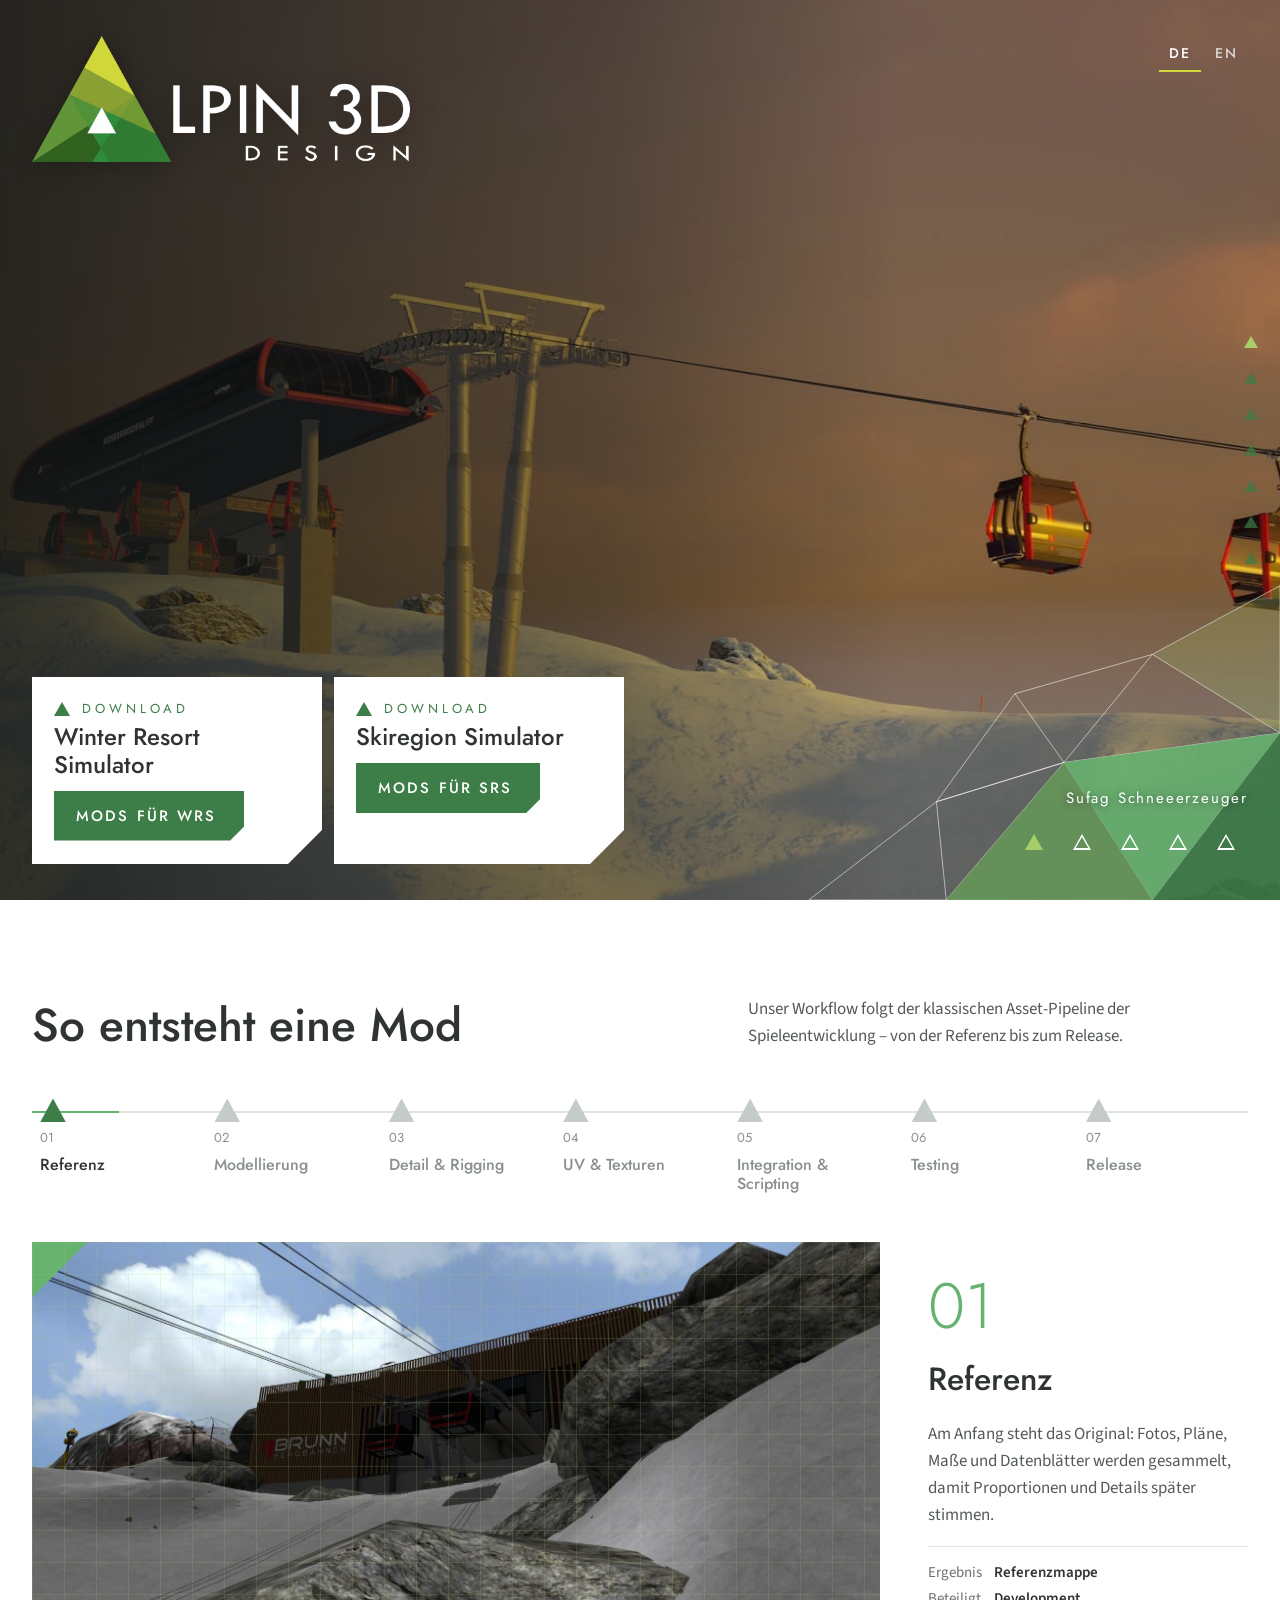
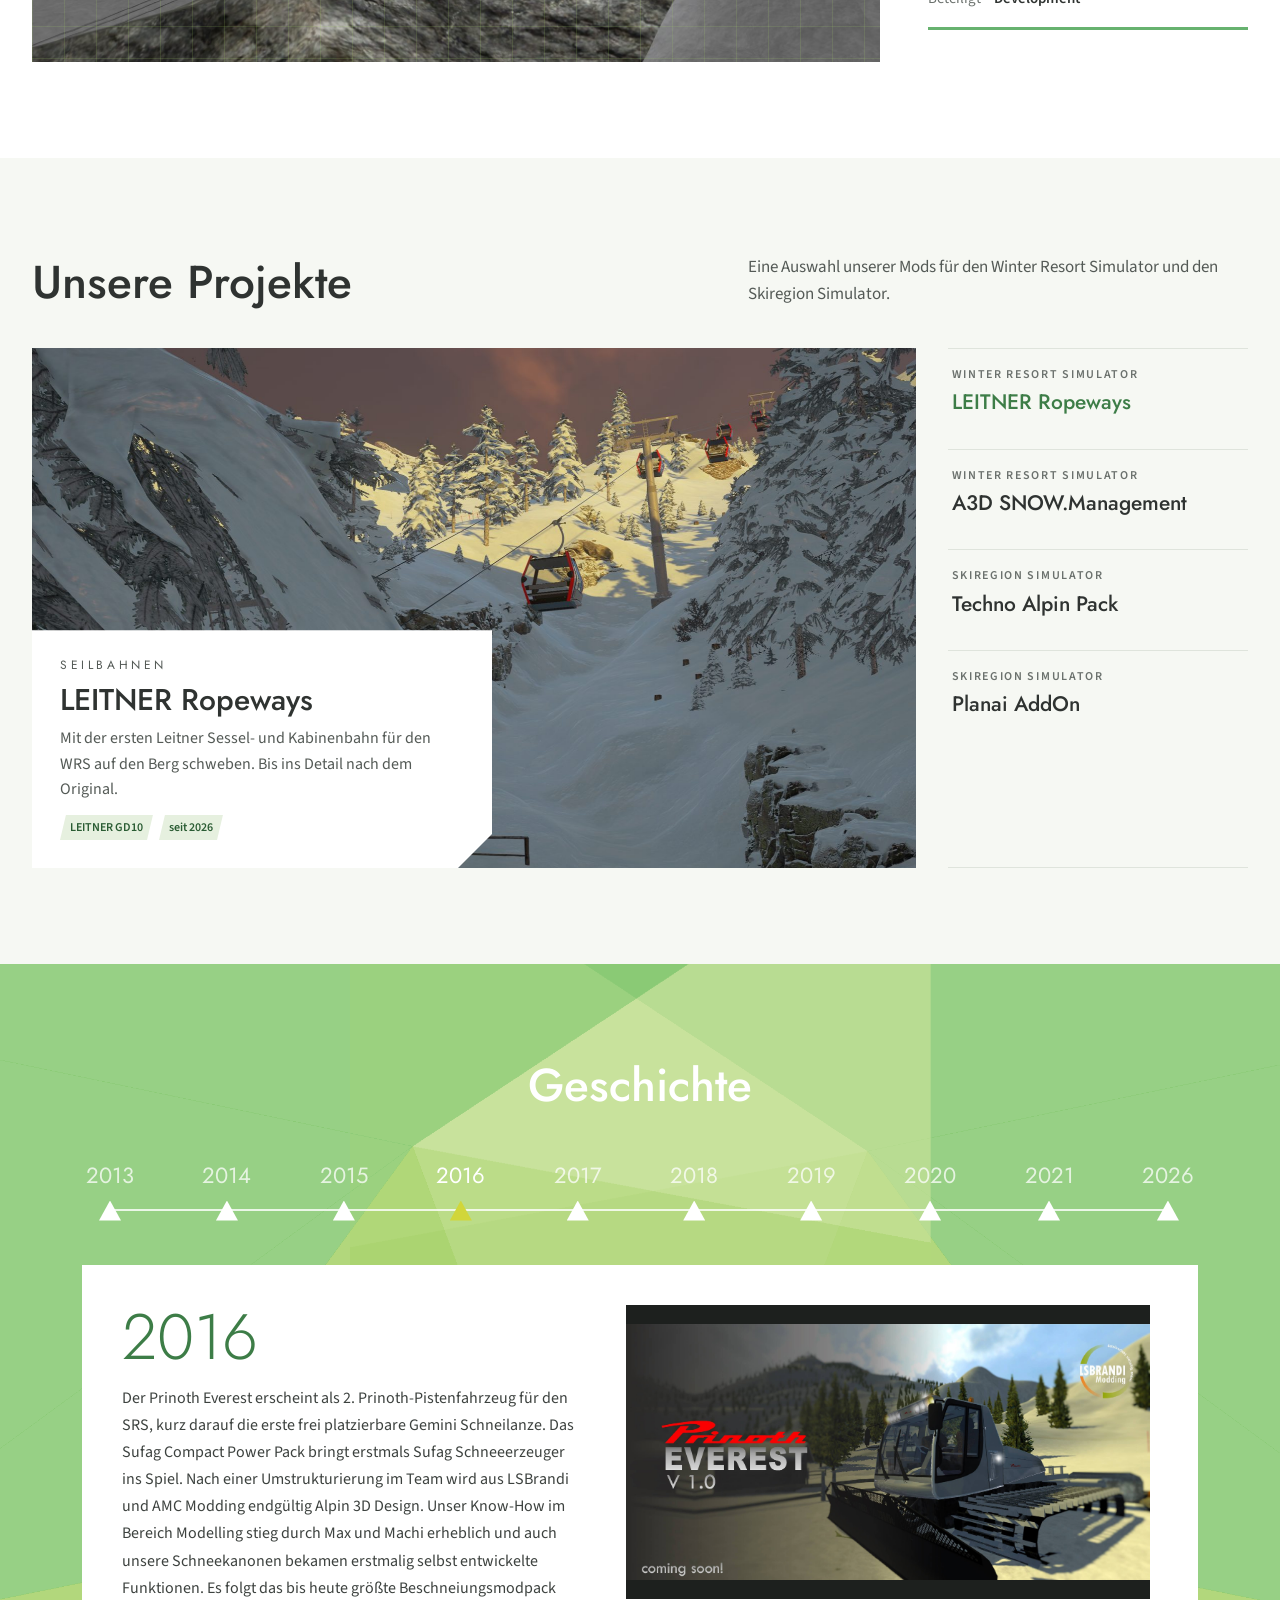
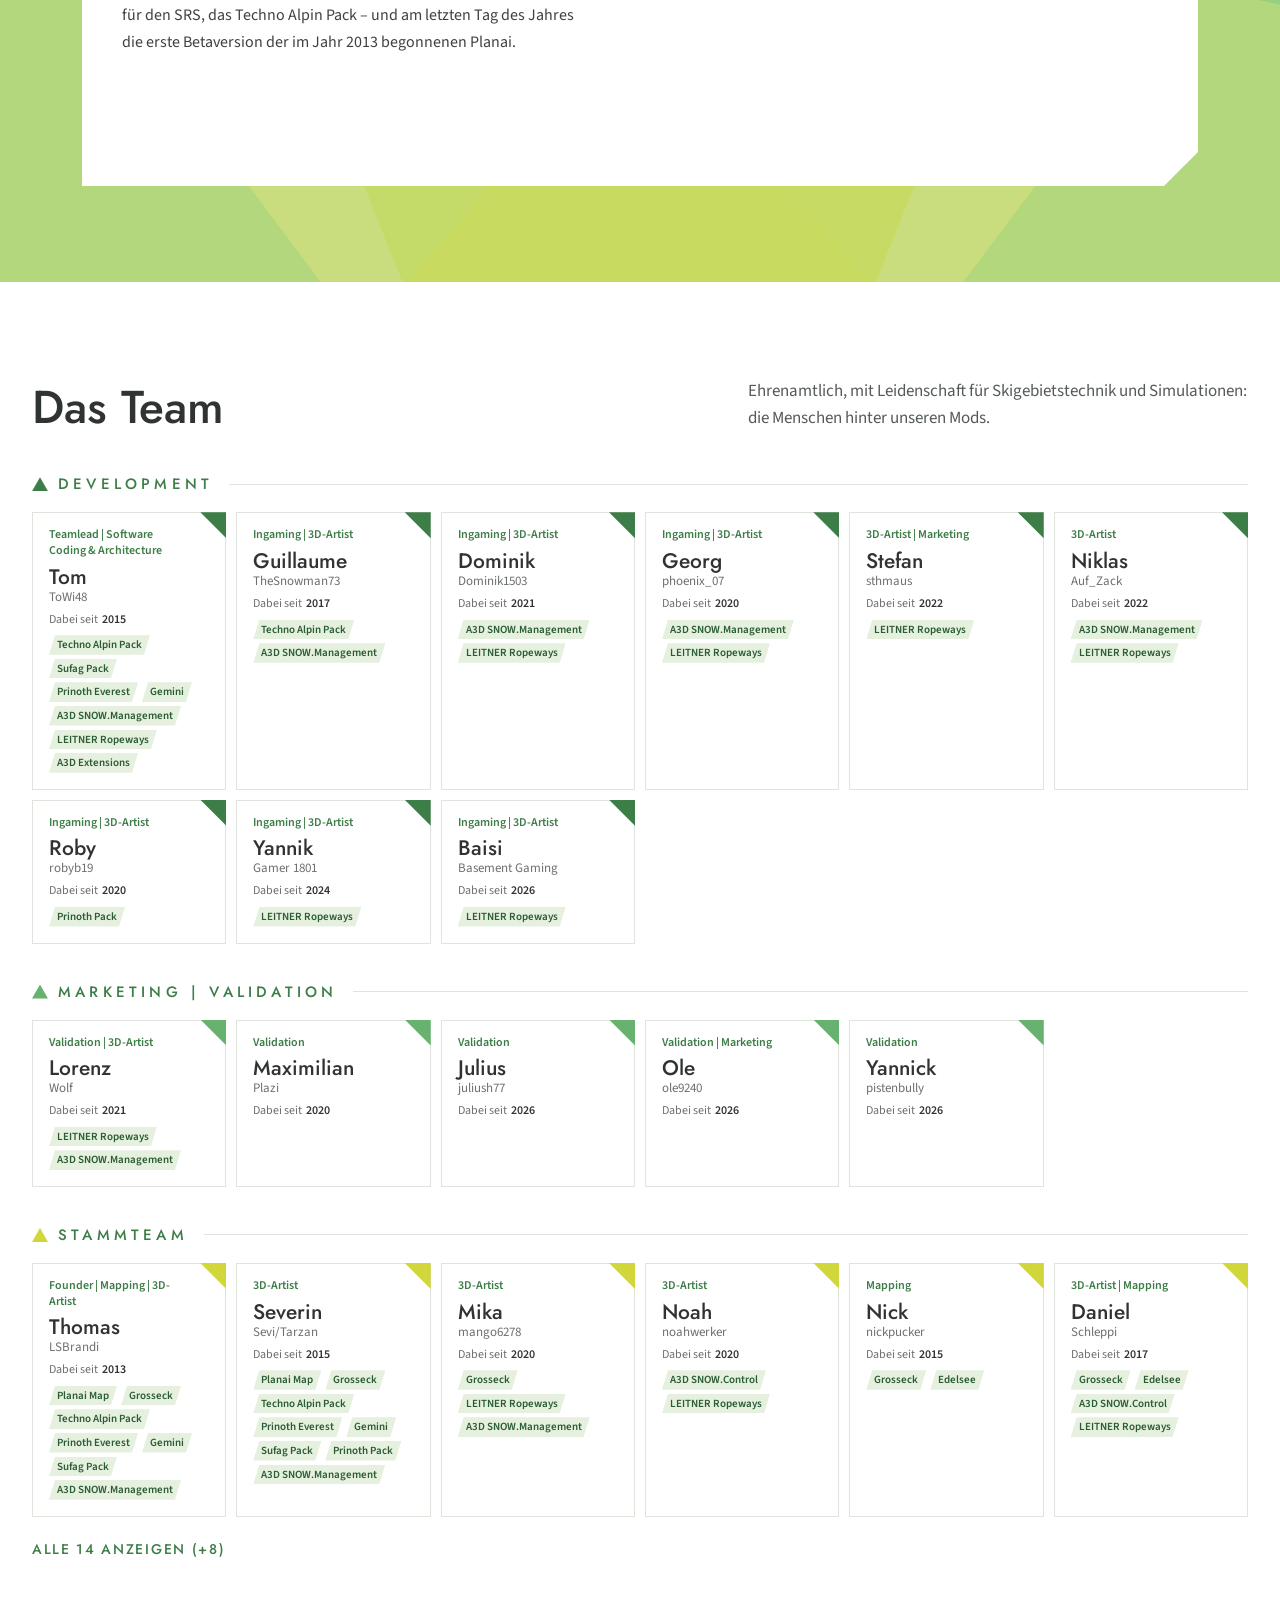
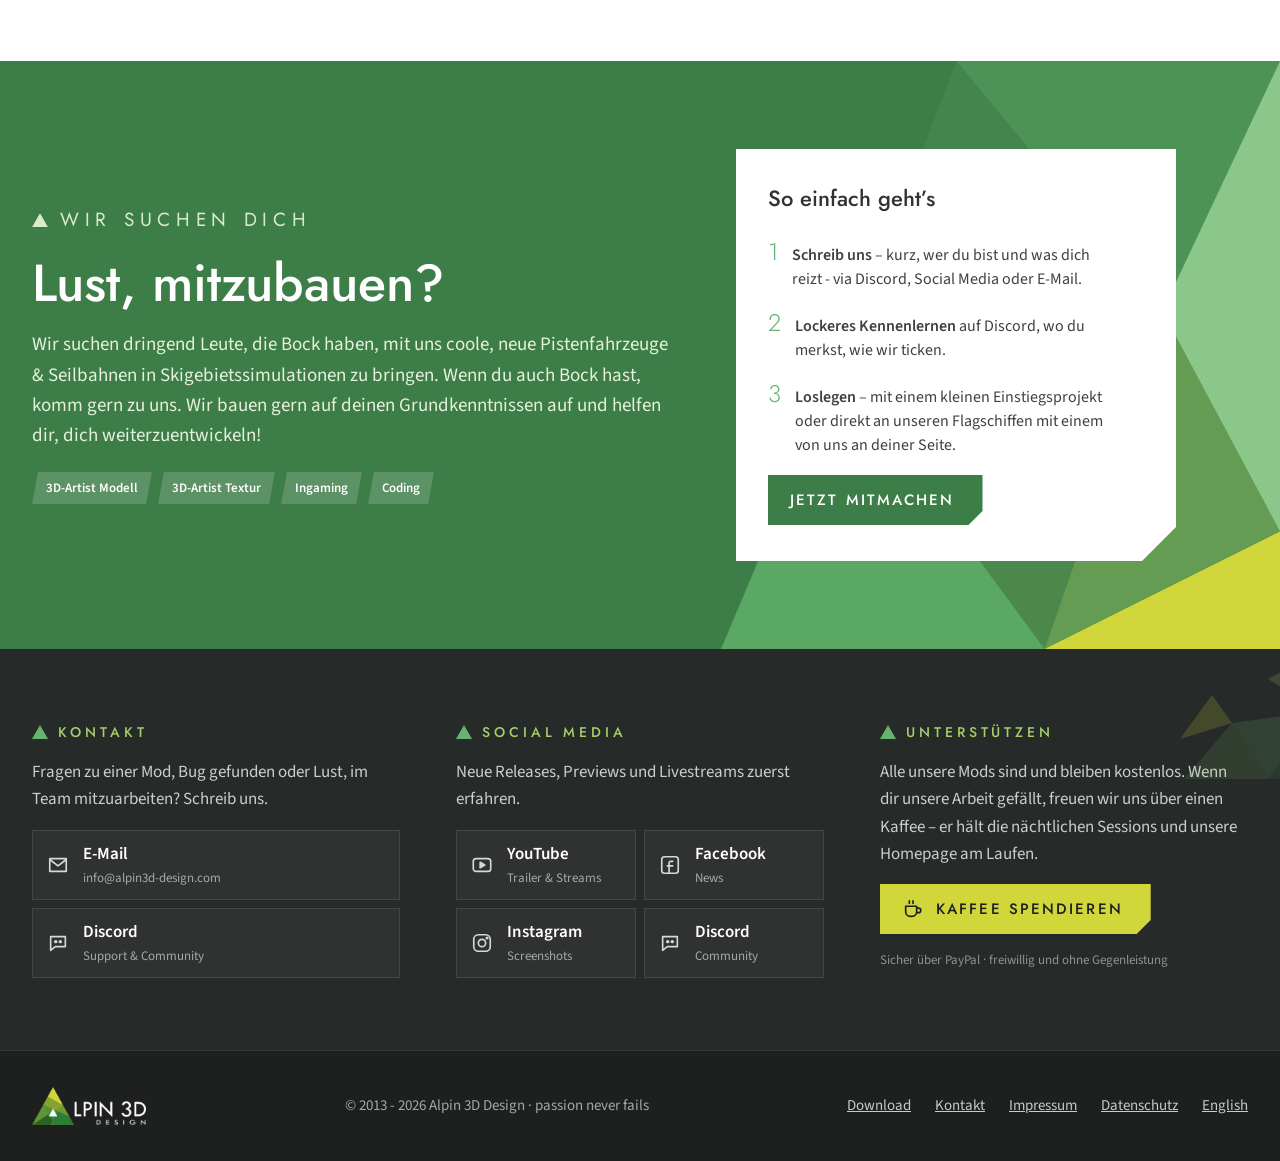
<file: index.html>
<!doctype html>
<html lang="de">
  <head>
    <meta charset="utf-8" />
    <meta name="viewport" content="width=device-width, initial-scale=1" />
    <title>
      Alpin 3D Design – Kostenlose Mods für Winter Resort Simulator &amp;
      Skiregion Simulator
    </title>
    <meta
      name="description"
      content="Kostenlose Mods für den Winter Resort Simulator (WRS 2) und den Skiregion Simulator: LEITNER Seilbahnen, A3D SNOW.Management mit Sufag-, Techno Alpin- und Lenco-Schneeerzeugern, Prinoth-Pistenfahrzeuge und Maps wie die Planai."
    />
    <meta name="robots" content="index, follow, max-image-preview:large" />
    <meta name="author" content="Alpin 3D Design" />
    <meta name="theme-color" content="#3d7d47" />
    <!-- Domain anpassen, falls die Seite unter einer anderen Adresse läuft -->
    <link rel="canonical" href="https://alpin3d-design.com/" />
    <!-- Sprachversionen (Gegenstück in en/index.html) -->
    <link rel="alternate" hreflang="de" href="https://alpin3d-design.com/" />
    <link rel="alternate" hreflang="en" href="https://alpin3d-design.com/en/" />
    <link
      rel="alternate"
      hreflang="x-default"
      href="https://alpin3d-design.com/en/"
    />

    <!-- Vorschau beim Teilen (Discord, Facebook, WhatsApp, X …) -->
    <meta property="og:type" content="website" />
    <meta property="og:locale" content="de_DE" />
    <meta property="og:site_name" content="Alpin 3D Design" />
    <meta property="og:url" content="https://alpin3d-design.com/" />
    <meta
      property="og:title"
      content="Alpin 3D Design – Kostenlose Mods für WRS &amp; SRS"
    />
    <meta
      property="og:description"
      content="LEITNER Seilbahnen, Schneeerzeuger, Pistenfahrzeuge und Skigebiete – kostenlos für den Winter Resort Simulator und den Skiregion Simulator."
    />
    <meta
      property="og:image"
      content="https://alpin3d-design.com/assets/img/gondelbahn-abend.jpg"
    />
    <meta property="og:image:width" content="1920" />
    <meta property="og:image:height" content="1096" />
    <meta
      property="og:image:alt"
      content="LEITNER Gondelbahn am Abend im Winter Resort Simulator"
    />
    <meta name="twitter:card" content="summary_large_image" />

    <script type="application/ld+json">
      {
        "@context": "https://schema.org",
        "@graph": [
          {
            "@type": "Organization",
            "@id": "https://alpin3d-design.com/#org",
            "name": "Alpin 3D Design",
            "alternateName": ["A3D", "LSBrandi Modding"],
            "url": "https://alpin3d-design.com/",
            "logo": "https://alpin3d-design.com/assets/img/logo.png",
            "foundingDate": "2013",
            "slogan": "passion never fails",
            "email": "info@alpin3d-design.com",
            "sameAs": [
              "https://www.youtube.com/@Alpin3DDesign",
              "https://www.facebook.com/alpin3ddesign",
              "https://www.instagram.com/alpin3ddesign/",
              "https://steamcommunity.com/id/alpin3d-design/myworkshopfiles/"
            ]
          },
          {
            "@type": "WebSite",
            "@id": "https://alpin3d-design.com/#website",
            "url": "https://alpin3d-design.com/",
            "name": "Alpin 3D Design",
            "inLanguage": "de",
            "publisher": { "@id": "https://alpin3d-design.com/#org" }
          }
        ]
      }
    </script>

    <link rel="icon" href="assets/img/favicon.png" type="image/png" />
    <link rel="apple-touch-icon" href="assets/img/favicon.png" />
    <link
      rel="preload"
      href="assets/img/leitner_bs.jpg"
      as="image"
      fetchpriority="high"
    />
    <link
      rel="preload"
      href="assets/fonts/source-sans-3-latin-400-normal.woff2"
      as="font"
      type="font/woff2"
      crossorigin
    />
    <link rel="stylesheet" href="css/fonts.css" />
    <link rel="stylesheet" href="css/base.css" />
    <link rel="stylesheet" href="css/railnav.css" />
    <link rel="stylesheet" href="css/hero.css" />
    <link rel="stylesheet" href="css/workflow.css" />
    <link rel="stylesheet" href="css/projects.css" />
    <link rel="stylesheet" href="css/history.css" />
    <link rel="stylesheet" href="css/team.css" />
    <link rel="stylesheet" href="css/join.css" />
    <link rel="stylesheet" href="css/contact.css" />
    <script src="js/main.js" defer></script>
  </head>
  <body>
    <main>
    <!-- =====================================================================
     TITELSEITE
     Eine Slide = ein <article class="hero__slide"> mit Bild und drei Texten.
     data-label = Beschriftung rechts unten. Intervall: data-interval (ms).
     ===================================================================== -->
    <section id="top" class="hero" data-nav="Start" data-interval="6500">
      <div class="container hero__inner">
        <a class="hero__logo" href="#top"
          ><img src="assets/img/logo.png" alt="Alpin 3D Design" width="1200" height="400" /></a>
        <nav class="lang-switch" aria-label="Sprache">
          <a href="index.html" lang="de" aria-current="page">DE</a>
          <a href="en/index.html" lang="en" hreflang="en">EN</a>
        </nav>
        <h1 class="sr-only">
          Alpin 3D Design – kostenlose Mods für den Winter Resort Simulator und
          den Skiregion Simulator
        </h1>

        <div class="hero__slides">
          <article class="hero__slide" data-label="Sufag Schneeerzeuger">
            <img
              class="focus-right hero__img"
              src="assets/img/leitner_bs.jpg"
              alt="LEITNER Sesselbahn im Winter Resort Simulator 2" width="2048" height="1077" fetchpriority="high" />
            <!-- <div class="hero__copy">
              <p class="eyebrow">Beschneiung · 100 % kostenlos</p>
              <h2>Schnee auf Knopfdruck.</h2>
              <p>
                Detailgetreue Schneeerzeuger von Sufag und Techno Alpin – mit
                Bedienpanel, Lichtern und Animationen, frei platzierbar auf
                deiner Piste.
              </p>
            </div> -->
          </article>

          <article
            class="hero__slide"
            data-label="Gondelbahn · Winter Resort Simulator"
          >
            <img class="hero__img" src="assets/img/gondelbahn-wrs.jpg" alt="Gondelbahn im Winter Resort Simulator" width="1920" height="1077" loading="lazy" decoding="async" />
            <!-- <div class="hero__copy">
              <p class="eyebrow">Seilbahnen · Winter Resort Simulator</p>
              <h2>Wintersport, Polygon für Polygon.</h2>
              <p>
                Moderne Umlaufbahnen mit Stationen, Stützen und Kabinen –
                originalgetreu nachgebaut und kostenlos für dein Skigebiet.
              </p>
            </div> -->
          </article>

          <article
            class="hero__slide"
            data-label="Projekt Brunn · Skiregion Simulator"
          >
            <img class="hero__img" src="assets/img/brunn.jpg" alt="Leitner 3S-Bahn von Projekt Brunn im Skiregion Simulator" width="1800" height="1013" loading="lazy" decoding="async" />
            <!-- <div class="hero__copy">
              <p class="eyebrow">Projekt Brunn · Skiregion Simulator</p>
              <h2>Die erste 3S-Bahn im Spiel.</h2>
              <p>
                Mit Projekt Brunn kam die erste Leitner 3S Seilbahn in den
                Skiregion Simulator – samt Bergstation nach dem Vorbild des
                Originals.
              </p>
            </div> -->
          </article>

          <article
            class="hero__slide"
            data-label="Techno Alpin Pack · Skiregion Simulator"
          >
            <img
              class="hero__img"
              src="assets/img/techno-alpin-t60.jpg"
              alt="Techno Alpin T60 Schneeerzeuger im Skiregion Simulator" width="1800" height="1013" loading="lazy" decoding="async" />
            <!-- <div class="hero__copy">
              <p class="eyebrow">Techno Alpin Pack · Skiregion Simulator</p>
              <h2>Unser größtes Beschneiungspack.</h2>
              <p>
                Das Techno Alpin Pack setzte neue Maßstäbe und brachte
                Neuerungen ins Spiel, die es so vorher nicht gab.
              </p>
            </div> -->
          </article>

          <article
            class="hero__slide"
            data-label="Pistenfahrzeuge · Winter Resort Simulator"
          >
            <img class="hero__img" src="assets/img/pistenfahrzeug.jpg" alt="Pistenfahrzeug im Winter Resort Simulator" width="1800" height="1012" loading="lazy" decoding="async" />
            <!-- <div class="hero__copy">
              <p class="eyebrow">Pistenfahrzeuge · Winter Resort Simulator</p>
              <h2>Perfekte Piste, jede Nacht.</h2>
              <p>
                Pistenfahrzeuge mit eigener Funktionalität – modelliert,
                gescriptet und von unseren Testern im Spiel geprüft.
              </p>
            </div> -->
          </article>
        </div>

        <div class="hero__bottom">
          <div id="download" class="downloads">
            <article class="download-card facet-card">
              <p class="eyebrow">Download</p>
              <h3>Winter Resort Simulator</h3>
              <a class="btn btn--green" href="https://steamcommunity.com/id/alpin3d-design/myworkshopfiles/">Mods für WRS</a>
            </article>
            <article class="download-card facet-card">
              <p class="eyebrow">Download</p>
              <h3>Skiregion Simulator</h3>
              <a class="btn btn--green" href="https://drive.google.com/drive/folders/1XLG9czihorrpy4SG9kkpmF5hon-z724I?usp=sharing">Mods für SRS</a>
            </article>
          </div>
          <div class="hero__nav">
            <p class="hero__label" aria-live="polite"></p>
            <div class="hero__dots"></div>
          </div>
        </div>
      </div>
      <img class="hero__mesh" src="assets/img/mesh.svg" alt="" />
    </section>

    <!-- =====================================================================
     WORKFLOW
     Ein Schritt = ein <article class="step">. Nummer und Leiste entstehen
     automatisch. Bild-Varianten: step__media--contain, step__media--grid
     ===================================================================== -->
    <section
      id="workflow"
      class="section workflow"
      data-nav="Workflow"
      data-interval="7000"
    >
      <div class="container">
        <header class="section-head">
          <h2>So entsteht eine Mod</h2>
          <p>
            Unser Workflow folgt der klassischen Asset-Pipeline der
            Spieleentwicklung – von der Referenz bis zum Release.
          </p>
        </header>

        <div class="workflow__stage">
          <article class="step">
            <figure class="step__media step__media--grid">
              <img
                src="assets/img/brunn.jpg"
                alt="Referenz: Bergstation Brunn" width="1800" height="1013" loading="lazy" decoding="async" />
            </figure>
            <div class="step__body">
              <h3>Referenz</h3>
              <p>
                Am Anfang steht das Original: Fotos, Pläne, Maße und
                Datenblätter werden gesammelt, damit Proportionen und Details
                später stimmen.
              </p>
              <dl class="step__meta">
                <dt>Ergebnis</dt>
                <dd>Referenzmappe</dd>
                <dt>Beteiligt</dt>
                <dd>Development</dd>
              </dl>
            </div>
          </article>

          <article class="step">
            <figure class="step__media step__media--contain">
              <img
                src="assets/img/wireframe.png"
                alt="Drahtgittermodell eines Schneeerzeugers" width="769" height="1047" loading="lazy" decoding="async" />
            </figure>
            <div class="step__body">
              <h3>Modellierung</h3>
              <p>
                Aus Dreiecken entsteht das Mesh. Dabei achten wir auf ein
                sauberes Polygonbudget, damit das Modell auch in großen
                Skigebieten flüssig läuft.
              </p>
              <dl class="step__meta">
                <dt>Ergebnis</dt>
                <dd>Low-Poly-Mesh</dd>
                <dt>Beteiligt</dt>
                <dd>3D-Modellierung</dd>
              </dl>
            </div>
          </article>

          <article class="step">
            <figure class="step__media">
              <img
                src="assets/img/editor-modell.jpg"
                alt="Untexturiertes Modell im 3D-Editor" width="770" height="827" loading="lazy" decoding="async" />
            </figure>
            <div class="step__body">
              <h3>Detail &amp; Rigging</h3>
              <p>
                Bauteile werden getrennt, Pivot-Punkte gesetzt und bewegliche
                Teile für Animationen vorbereitet – etwa Klappen, Fräsen oder
                Lüfter.
              </p>
              <dl class="step__meta">
                <dt>Ergebnis</dt>
                <dd>Animierbares Modell</dd>
                <dt>Beteiligt</dt>
                <dd>3D-Modellierung</dd>
              </dl>
            </div>
          </article>

          <article class="step">
            <figure class="step__media">
              <img
                class="focus-right"
                src="assets/img/everest.jpeg"
                alt="Texturierter Sufag Schneeerzeuger" width="2048" height="1088" loading="lazy" decoding="async" />
            </figure>
            <div class="step__body">
              <h3>UV &amp; Texturen</h3>
              <p>
                Das Modell bekommt Farbe und Struktur. Dazu kommen
                LOD-Stufen und Kollisionsmodelle für Performance und Physik.
              </p>
              <dl class="step__meta">
                <dt>Ergebnis</dt>
                <dd>Texturen, LODs, Kollision</dd>
                <dt>Beteiligt</dt>
                <dd>Texturen</dd>
              </dl>
            </div>
          </article>

          <article class="step">
            <figure class="step__media">
              <img
                class="focus-left"
                src="assets/img/code.png"
                alt="Lua-Quellcode einer Mod" width="1736" height="636" loading="lazy" decoding="async" />
            </figure>
            <div class="step__body">
              <h3>Integration &amp; Scripting</h3>
              <p>
                Export ins Spielformat, Konfiguration und Scripts: Erst durch
                Lua-Code werden Schalter, Lichter und Beschneiung im Spiel
                bedienbar.
              </p>
              <dl class="step__meta">
                <dt>Ergebnis</dt>
                <dd>Spielbare Mod</dd>
                <dt>Beteiligt</dt>
                <dd>Scripting</dd>
              </dl>
            </div>
          </article>

          <article class="step">
            <figure class="step__media">
              <img
                class="focus-right"
                src="assets/img/pistenfahrzeug.jpg"
                alt="Pistenfahrzeug im Test" width="1800" height="1012" loading="lazy" decoding="async" />
            </figure>
            <div class="step__body">
              <h3>Testing</h3>
              <p>
                Unsere Beta-Tester prüfen jede Mod im Spiel – auf Fehler,
                Performance und Bedienbarkeit. Gefundene Bugs gehen zurück ins
                Development.
              </p>
              <dl class="step__meta">
                <dt>Ergebnis</dt>
                <dd>Bugliste, Freigabe</dd>
                <dt>Beteiligt</dt>
                <dd>Testing</dd>
              </dl>
            </div>
          </article>

          <article class="step">
            <figure class="step__media">
              <img
                src="assets/img/gondelbahn-wrs.jpg"
                alt="Fertige Gondelbahn im Spiel" width="1920" height="1077" loading="lazy" decoding="async" />
            </figure>
            <div class="step__body">
              <h3>Release</h3>
              <p>
                Screenshots, Trailer und Ankündigung – dann geht die Mod
                kostenlos online, für den Winter Resort Simulator oder den
                Skiregion Simulator.
              </p>
              <dl class="step__meta">
                <dt>Ergebnis</dt>
                <dd>Veröffentlichte Mod</dd>
                <dt>Beteiligt</dt>
                <dd>Marketing</dd>
              </dl>
            </div>
          </article>
        </div>
      </div>
    </section>

    <!-- =====================================================================
     PROJEKTE
     Ein Projekt = ein <article class="project">. data-sim erscheint in der
     Liste rechts, die automatisch erzeugt wird.
     ===================================================================== -->
    <section id="projekte" class="section section--paper" data-nav="Projekte">
      <div class="container">
        <header class="section-head">
          <h2>Unsere Projekte</h2>
          <p>
            Eine Auswahl unserer Mods für den Winter Resort Simulator und den
            Skiregion Simulator.
          </p>
        </header>

        <div class="projects" data-interval="6000">
          <div class="projects__stage">
            <article class="project" data-sim="Winter Resort Simulator">
              <img
                class="project__img"
                src="assets/img/gondelbahn-abend.jpg"
                alt="LEITNER Ropeways" width="1920" height="1096" loading="lazy" decoding="async" />
              <div class="project__card facet-card">
                <p class="eyebrow">Seilbahnen</p>
                <h3>LEITNER Ropeways</h3>
                <p>
                  Mit der ersten Leitner Sessel- und Kabinenbahn für den WRS auf den Berg schweben. Bis
                  ins Detail nach dem Original.
                </p>
                <ul class="tags">
                  <li>LEITNER GD10</li>
                  <li>seit 2026</li>
                </ul>
              </div>
            </article>

            <article class="project" data-sim="Winter Resort Simulator">
              <img
                class="focus-right project__img"
                src="assets/img/pistenfahrzeug.jpg"
                alt="Pistenfahrzeug" width="1800" height="1012" loading="lazy" decoding="async" />
              <div class="project__card facet-card">
                <p class="eyebrow">Fahrzeuge & Schneeerzeuger</p>
                <h3>A3D SNOW.Management</h3>
                <p>
                  Detailgetreue Pistenfahrzeuge und Schneekanonen der Firma Prinoth, Sufag, Techno Alpin und Lenco.
                </p>
                <ul class="tags">
                  <li>Sufag Peak</li>
                  <li>Sufag Compact Power</li>
                  <li>Lenco</li>
                  <li>Prinoth Bison</li>
                </ul>
              </div>
            </article>

            <article class="project" data-sim="Skiregion Simulator">
              <img
                class="focus-right project__img"
                src="assets/img/techno-alpin-t60.jpg"
                alt="Techno Alpin T60" width="1800" height="1013" loading="lazy" decoding="async" />
              <div class="project__card facet-card">
                <p class="eyebrow">Beschneiung</p>
                <h3>Techno Alpin Pack</h3>
                <p>
                  Unser bis heute größtes Beschneiungsmodpack für den Skiregion Simulator – mit allen Flagschiffen der Firma Techno Alpin.
                </p>
                <ul class="tags">
                  <li>T60</li>
                  <li>TF10</li>
                  <li>T40</li>
                  <li>M18</li>
                  <li>Piano</li>
                  <li>Schneilanzen</li>
                </ul>
              </div>
            </article>

            <article class="project" data-sim="Skiregion Simulator">
              <img
                class="focus-right project__img"
                src="assets/img/planai.jpg"
                alt="Planai AddOn" width="2048" height="1151" loading="lazy" decoding="async" />
              <div class="project__card facet-card">
                <p class="eyebrow">Maps</p>
                <h3>Planai AddOn</h3>
                <p>
                  Der Planai AddOn erweitert die Skiregion mit einer detaillierten Darstellung der Schladminger Planai und des Planai Beast.
                </p>
                <ul class="tags">
                  <li>Schladminger Planai</li>
                  <li>Planai Beast</li>
                </ul>
              </div>
            </article>
          </div>
        </div>
      </div>
    </section>

    <!-- =====================================================================
     GESCHICHTE
     Ein Jahr = ein <li class="timeline__entry">. Die Jahresleiste entsteht
     automatisch. class="is-active" legt das Startjahr fest.
     ===================================================================== -->
    <section id="geschichte" class="section history" data-nav="Geschichte">
      <div class="container">
        <header class="section-head section-head--center">
          <h2>Geschichte</h2>
        </header>

        <ol class="timeline">
          <li class="timeline__entry facet-card">
            <h3>2013</h3>
            <p>
              LSBrandi und AMC Modding werden durch Thomas Brandl gegründet. Das Ziel: die realitätsnahe Nachbildung der Schladminger Planai! 
            </p>
            <div class="gallery">
              <img
                src="assets/img/planai_2013.jpeg"
                alt="Erste Version der Schladminger Planai im Skiregion Simulator (2013)"
                width="943"
                height="753"
                loading="lazy"
                decoding="async"
              />
            </div>
          </li>
          <li class="timeline__entry facet-card">
            <h3>2014</h3>
            <p>
              Die Planai wächst weiter und immer mehr Leute arbeiten an dem ambitionierten Projekt der einzigen realen Nachbildung eines Skigebiets im Skiregion Simulator von Giants Software mit. Wir durften Veit und Simon im Team willkommen heißen.
            </p>
            <div class="gallery">
              <img
                src="assets/img/planai_2014.jpg"
                alt="Ausbau der Planai-Map im Skiregion Simulator (2014)"
                width="1920"
                height="1080"
                loading="lazy"
                decoding="async"
              />
            </div>
          </li>
          <li class="timeline__entry facet-card">
            <h3>2015</h3>
            <p>
              Das erste TF10 Pack wird released und bildet damit den Grundstein
              für das zukünftige Techno Alpin Pack. Auch die erste Map von
              LSBrandi Modding, Grosseck, geht online. Ganz nebenbei beginnen Modder des weltbekannten Mountain Modding Teams die Projekte des Herrn Brandl zu unterstützen. Dadurch kamen Sevi, Nick, Tim und Tom ins Team.
            </p>
            <div class="gallery">
              <img
                src="assets/img/grosseck_2015.jpg"
                alt="Grosseck – erste Map von LSBrandi Modding für den Skiregion Simulator"
                width="1500"
                height="842"
                loading="lazy"
                decoding="async"
              />
            </div>
          </li>
          <li class="timeline__entry facet-card is-active">
            <h3>2016</h3>
            <p>
              Der Prinoth Everest erscheint als 2. Prinoth-Pistenfahrzeug für
              den SRS, kurz darauf die erste frei platzierbare Gemini
              Schneilanze. Das Sufag Compact Power Pack bringt erstmals Sufag
              Schneeerzeuger ins Spiel. Nach einer Umstrukturierung im Team wird
              aus LSBrandi und AMC Modding endgültig Alpin 3D Design. Unser Know-How im Bereich Modelling stieg durch Max und Machi erheblich und auch unsere Schneekanonen bekamen erstmalig selbst entwickelte Funktionen.
              Es folgt das bis heute größte Beschneiungsmodpack für den SRS, das Techno Alpin Pack –
              und am letzten Tag des Jahres die erste Betaversion der im Jahr 2013 begonnenen Planai.
            </p>
            <div class="gallery">
              <img
                src="assets/img/prinoth_2016.jpg"
                alt="Prinoth Everest Pistenfahrzeug für den Skiregion Simulator"
                width="2928"
                height="1431"
                loading="lazy"
                decoding="async"
              />
            </div>
          </li>
          <li class="timeline__entry facet-card">
            <h3>2017</h3>
            <p>
              Das Projekt Brunn mit der ersten Leitner 3S Seilbahn wird bekannt
              gegeben. Außerdem entsteht mit dem Snow.Manager erstmals eine
              Software, die unabhängig vom SRS arbeitet und den Saisonwechsel
              enorm erleichtert. Außerdem starteten wir in eine Entwicklung, die wir nie finalisieren werden: Artificial Snow Control, kurz ASC. 
              Als Beschneiungsmanagementsystem sollte dieser Skriptmod eine realistische Beschneiung durch zentrale Ansteuerung, Wetter, Pumpstationen und 
              realistischer Bedienung aller auch nicht hauseigener Schneeerzeuger ermöglichen. Der Winter Resort Simulator als Nachfolger des SRS erschien jedoch früher.
            </p>
            <div class="gallery">
              <img
                src="assets/img/brunn_2017.jpg"
                alt="Projekt Brunn mit der Leitner 3S-Bahn im Skiregion Simulator"
                width="1920"
                height="1080"
                loading="lazy"
                decoding="async"
              />
              <img
                src="assets/img/brunn.jpg"
                alt="Bergstation der 3S-Bahn von Projekt Brunn"
                width="1800"
                height="1013"
                loading="lazy"
                decoding="async"
              />
            </div>
          </li>
          <li class="timeline__entry facet-card">
            <h3>2018</h3>
            <p>
              Mit einem Livestream wird das Jahr eingeläutet: 6 Jahre LSBrandi
              Modding &amp; Alpin 3D Design. Noch nie liefen so viele Projekte
              gleichzeitig. Wir veröffentlichten ein großes Update für das Sufag Pack mit der Peak und sämtlichen Turmvariationen. Ebenfalls enthalten war die erste Auskopplung aus unserem ASC, das realistische Startverhalten einer Schneekanone.
              Eine weitere Map erblickte das Licht der Welt: Edelsee und mit ihr auch unsere erste eigene Seilbahnsteuerung RWC.
              Zusammen mit Snowman73 schafften wir es, am Ende des Jahres das Techno Alpin Lanzenpack allen kostenfrei zum Download zur Verfügung zu stellen.
            </p>
            <div class="gallery">
              <img
                src="assets/img/edelsee_2018.jpg"
                alt="Map Edelsee mit eigener Seilbahnsteuerung RWC"
                width="1600"
                height="900"
                loading="lazy"
                decoding="async"
              />
            </div>
          </li>
          <li class="timeline__entry facet-card">
            <h3>2019</h3>
            <p>
              Während es in der Branche einiges an Unruhe aufgrund eines neu angekündigten Simulationsspiels gab, entwickelten wir eifrig weiter an Edelsee, unserer Schneekanonensteuerung ASC als auch unserer neuen Seilbahnsteuerung RWC. Im Februar konnten wir
              dadurch das erste Mal eine Leitner Telemix Anlage realisieren. Speicher- & Multiplayerfähig natürlich from scratch!
            </p>
            <div class="gallery">
              <img
                src="assets/img/edelsee_2019.jpg"
                alt="Leitner Telemix-Anlage auf der Map Edelsee"
                width="1600"
                height="900"
                loading="lazy"
                decoding="async"
              />
            </div>
          </li>
          <li class="timeline__entry facet-card">
            <h3>2020</h3>
            <p>
              In diesem Jahr war es dann nun soweit: Der WRS war draußen, die Moddingtools ebenfalls und somit veröffentlichten wir zusammen mit dem SRTD unser bekanntes Sufag Pack aus dem SRS auch hier. Natürlich mit selbigem Funktionsumfang. In den nachfolgenden Jahren
              wurde dieses immer weiter durch Schneeerzeuger der Firma Techno Alpin und Lenco sowie Pistenfahrzeuge der Firma Prinoth erweitert, sodass schnell eine Umbenennung in A3D SNOW.Management erfolgte. Inzwischen ist dieser Mod mit aktuell knapp 25.000 Abonnenten und 5 Sternen der
              am häufigsten heruntergeladene Mod für den Winter Resort Simulator 2. Außerdem wurde durch Roby unser Prinoth Pack für den SRS signifikant erweitert.
            </p>
            <div class="gallery">
              <img
                src="assets/img/WRS2020.jpg"
                alt="Sufag Schneeerzeuger im Winter Resort Simulator"
                width="2048"
                height="1152"
                loading="lazy"
                decoding="async"
              />
            </div>
          </li>
          <li class="timeline__entry facet-card">
            <h3>2021</h3>
            <p>
              Neben den zahlreichen Updates unseres SNOW.Management Packs machte sich ein Team an ein Update unserer 2016 veröffentlichten Map Grosseck. Die damals werbewirksam auf der Karte angekündigten Großinvestitionen in den Ausbau des Skigebiets wurden damit Realität. 
              Die Map bekam einen ganz neuen Abschnitt hinzu: die Hochalm. Dieses Update wird wohl unsererseits die letzte Veröffentlichung für den Skiregion Simulator bleiben. Gleichzeitig bleibt dies damit auch die einzige Anwendung unserer eigenen Seilbahnsteuerung, 
              auf die wir knapp 8 Jahre lang hingearbeitet haben.
            </p>
            <div class="gallery">
              <img
                src="assets/img/grosseck_2021.jpg"
                alt="Grosseck-Update mit der neuen Hochalm"
                width="2048"
                height="1152"
                loading="lazy"
                decoding="async"
              />
            </div>
          </li>
          <li class="timeline__entry facet-card">
            <h3>2026</h3>
            <p>
              In den darauffolgenden Jahren pflegten wir unser A3D SNOW.Management weiter und portierten es in den WRS Season 2. Gleichzeitig warteten wir auch gespannt auf die ersten Modder, die den 2. großen Seilbahnhersteller Leitner Ropeways aus Südtirol in das Spiel bringen.
              Nachdem dies doch eine ganze Zeit lang nicht passierte, entschlossen wir uns aufgrund der Tatsache, dass wir nunmehr seit 10 Jahren Leitner in der Simulation vertreten lassen, dies auch für den WRS 2 zu tun. In den Jahren entstanden, getrieben durch Dominik, Georg und Niklas zwei Sessellifte unterschiedlichster
              Bauserien, die wir zusammen mit unserer Implementierung der LEITCONTROL Steuerung Anfang des Jahres veröffentlichen konnten. Ende 2026 folgte nun, getrieben durch Stefan und Baisi, auch die Erweiterung um zwei Kabinenbahnen.
            </p>
            <div class="gallery">
              <img
                src="assets/img/leitner_2026.jpg"
                alt="LEITNER Ropeways Seilbahn im Winter Resort Simulator 2"
                width="2048"
                height="1152"
                loading="lazy"
                decoding="async"
              />
              <img
                src="assets/img/leitner_bs.jpg"
                alt="LEITNER Sesselbahn mit LEITCONTROL-Steuerung im WRS 2"
                width="2048"
                height="1077"
                loading="lazy"
                decoding="async"
              />
              <img
                src="assets/img/gondelbahn-abend.jpg"
                alt="LEITNER Kabinenbahn am Abend im Winter Resort Simulator 2"
                width="1920"
                height="1096"
                loading="lazy"
                decoding="async"
              />
            </div>
          </li>
        </ol>
      </div>
    </section>

    <!-- =====================================================================
     TEAM
     Eine Person = ein <article class="member">. Karten brechen automatisch um.
     Gruppenfarbe: team-group--dev | --marketing | --testing | --core
     ===================================================================== -->
    <section id="team" class="section" data-nav="Team">
      <div class="container">
        <header class="section-head">
          <h2>Das Team</h2>
          <p>
            Ehrenamtlich, mit Leidenschaft für Skigebietstechnik und Simulationen: die Menschen
            hinter unseren Mods.
          </p>
        </header>

        <div class="team">
          <section class="team-group team-group--dev">
            <h3>Development</h3>
            <div class="members">
              <article class="member">
                <p class="member__role">Teamlead | Software Coding & Architecture</p>
                <h4>Tom</h4>
                <p class="member__nick">ToWi48</p>
                <dl>
                  <dt>Dabei seit</dt>
                  <dd>2015</dd>
                </dl>
                <ul class="tags">
                  <li>Techno Alpin Pack</li>
                  <li>Sufag Pack</li>
                  <li>Prinoth Everest</li>
                  <li>Gemini</li>
                  <li>A3D SNOW.Management</li>
                  <li>LEITNER Ropeways</li>
                  <li>A3D Extensions</li>
                </ul>
              </article>
              <article class="member">
                <p class="member__role">Ingaming | 3D-Artist</p>
                <h4>Guillaume</h4>
                <p class="member__nick">TheSnowman73</p>
                <dl>
                  <dt>Dabei seit</dt>
                  <dd>2017</dd>
                </dl>
                <ul class="tags">
                  <li>Techno Alpin Pack</li>
                  <li>A3D SNOW.Management</li>
                </ul>
              </article>
              <article class="member">
                <p class="member__role">Ingaming | 3D-Artist</p>
                <h4>Dominik</h4>
                <p class="member__nick">Dominik1503</p>
                <dl>
                  <dt>Dabei seit</dt>
                  <dd>2021</dd>
                </dl>
                <ul class="tags">
                  <li>A3D SNOW.Management</li>
                  <li>LEITNER Ropeways</li>
                </ul>
              </article>
              <article class="member">
                <p class="member__role">Ingaming | 3D-Artist</p>
                <h4>Georg</h4>
                <p class="member__nick">phoenix_07</p>
                <dl>
                  <dt>Dabei seit</dt>
                  <dd>2020</dd>
                </dl>
                <ul class="tags">
                  <li>A3D SNOW.Management</li>
                  <li>LEITNER Ropeways</li>
                </ul>
              </article>
              <article class="member">
                <p class="member__role">3D-Artist | Marketing</p>
                <h4>Stefan</h4>
                <p class="member__nick">sthmaus</p>
                <dl>
                  <dt>Dabei seit</dt>
                  <dd>2022</dd>
                </dl>
                <ul class="tags">
                  <li>LEITNER Ropeways</li>
                </ul>
              </article>
              <article class="member">
                <p class="member__role">3D-Artist</p>
                <h4>Niklas</h4>
                <p class="member__nick">Auf_Zack</p>
                <dl>
                  <dt>Dabei seit</dt>
                  <dd>2022</dd>
                </dl>
                <ul class="tags">
                  <li>A3D SNOW.Management</li>
                  <li>LEITNER Ropeways</li>
                </ul>
              </article>
              <article class="member">
                <p class="member__role">Ingaming | 3D-Artist</p>
                <h4>Roby</h4>
                <p class="member__nick">robyb19</p>
                <dl>
                  <dt>Dabei seit</dt>
                  <dd>2020</dd>
                </dl>
                <ul class="tags">
                  <li>Prinoth Pack</li>
                </ul>
              </article>
              <article class="member">
                <p class="member__role">Ingaming | 3D-Artist</p>
                <h4>Yannik</h4>
                <p class="member__nick">Gamer 1801</p>
                <dl>
                  <dt>Dabei seit</dt>
                  <dd>2024</dd>
                </dl>
                <ul class="tags">
                  <li>LEITNER Ropeways</li>
                </ul>
              </article>
              <article class="member">
                <p class="member__role">Ingaming | 3D-Artist</p>
                <h4>Baisi</h4>
                <p class="member__nick">Basement Gaming</p>
                <dl>
                  <dt>Dabei seit</dt>
                  <dd>2026</dd>
                </dl>
                <ul class="tags">
                  <li>LEITNER Ropeways</li>
                </ul>
              </article>
            </div>
          </section>

          <section class="team-group team-group--marketing">
            <h3>Marketing | Validation</h3>
            <div class="members">
              <article class="member">
                <p class="member__role">Validation | 3D-Artist</p>
                <h4>Lorenz</h4>
                <p class="member__nick">Wolf</p>
                <dl>
                  <dt>Dabei seit</dt>
                  <dd>2021</dd>
                </dl>
                <ul class="tags">
                  <li>LEITNER Ropeways</li>
                  <li>A3D SNOW.Management</li>
                </ul>
              </article>
              <article class="member">
                <p class="member__role">Validation</p>
                <h4>Maximilian</h4>
                <p class="member__nick">Plazi</p>
                <dl>
                  <dt>Dabei seit</dt>
                  <dd>2020</dd>
                </dl>
              </article>
              <article class="member">
                <p class="member__role">Validation</p>
                <h4>Julius</h4>
                <p class="member__nick">juliush77</p>
                <dl>
                  <dt>Dabei seit</dt>
                  <dd>2026</dd>
                </dl>
              </article>
              <article class="member">
                <p class="member__role">Validation | Marketing</p>
                <h4>Ole</h4>
                <p class="member__nick">ole9240</p>
                <dl>
                  <dt>Dabei seit</dt>
                  <dd>2026</dd>
                </dl>
              </article>
              <article class="member">
                <p class="member__role">Validation</p>
                <h4>Yannick</h4>
                <p class="member__nick">pistenbully</p>
                <dl>
                  <dt>Dabei seit</dt>
                  <dd>2026</dd>
                </dl>
              </article>
            </div>
          </section>

          <section class="team-group team-group--core" data-show="6">
            <h3>Stammteam</h3>
            <div class="members">
              <article class="member">
                <p class="member__role">Founder | Mapping | 3D-Artist</p>
                <h4>Thomas</h4>
                <p class="member__nick">LSBrandi</p>
                <dl>
                  <dt>Dabei seit</dt>
                  <dd>2013</dd>
                </dl>
                <ul class="tags">
                  <li>Planai Map</li>
                  <li>Grosseck</li>
                  <li>Techno Alpin Pack</li>
                  <li>Prinoth Everest</li>
                  <li>Gemini</li>
                  <li>Sufag Pack</li>
                  <li>A3D SNOW.Management</li>
                </ul>
              </article>
              <article class="member">
                <p class="member__role">3D-Artist</p>
                <h4>Severin</h4>
                <p class="member__nick">Sevi/Tarzan</p>
                <dl>
                  <dt>Dabei seit</dt>
                  <dd>2015</dd>
                </dl>
                <ul class="tags">
                  <li>Planai Map</li>
                  <li>Grosseck</li>
                  <li>Techno Alpin Pack</li>
                  <li>Prinoth Everest</li>
                  <li>Gemini</li>
                  <li>Sufag Pack</li>
                  <li>Prinoth Pack</li>
                  <li>A3D SNOW.Management</li>
                </ul>
              </article>
              <article class="member">
                <p class="member__role">3D-Artist</p>
                <h4>Mika</h4>
                <p class="member__nick">mango6278</p>
                <dl>
                  <dt>Dabei seit</dt>
                  <dd>2020</dd>
                </dl>
                <ul class="tags">
                  <li>Grosseck</li>
                  <li>LEITNER Ropeways</li>
                  <li>A3D SNOW.Management</li>
                </ul>
              </article>
              <article class="member">
                <p class="member__role">3D-Artist</p>
                <h4>Noah</h4>
                <p class="member__nick">noahwerker</p>
                <dl>
                  <dt>Dabei seit</dt>
                  <dd>2020</dd>
                </dl>
                <ul class="tags">
                  <li>A3D SNOW.Control</li>
                  <li>LEITNER Ropeways</li>
                </ul>
              </article>
              <article class="member">
                <p class="member__role">Mapping</p>
                <h4>Nick</h4>
                <p class="member__nick">nickpucker</p>
                <dl>
                  <dt>Dabei seit</dt>
                  <dd>2015</dd>
                </dl>
                <ul class="tags">
                  <li>Grosseck</li>
                  <li>Edelsee</li>
                </ul>
              </article>
              <article class="member">
                <p class="member__role">3D-Artist | Mapping</p>
                <h4>Daniel</h4>
                <p class="member__nick">Schleppi</p>
                <dl>
                  <dt>Dabei seit</dt>
                  <dd>2017</dd>
                </dl>
                <ul class="tags">
                  <li>Grosseck</li>
                  <li>Edelsee</li>
                  <li>A3D SNOW.Control</li>
                  <li>LEITNER Ropeways</li>
                </ul>
              </article>
              <article class="member">
                <p class="member__role">Coding</p>
                <h4>Tim</h4>
                <p class="member__nick">tim_a3d</p>
                <dl>
                  <dt>Dabei seit</dt>
                  <dd>2015</dd>
                </dl>
                <ul class="tags">
                  <li>Grosseck</li>
                  <li>Leaddev RWC</li>
                </ul>
              </article>
              <article class="member">
                <p class="member__role">3D-Artist | Ingaming</p>
                <h4>Playgamer</h4>
                <p class="member__nick">playgamer76</p>
                <dl>
                  <dt>Dabei seit</dt>
                  <dd>2021</dd>
                </dl>
                <ul class="tags">
                  <li>Grosseck</li>
                  <li>Leaddev RWC</li>
                </ul>
              </article>
              <article class="member">
                <p class="member__role">3D-Artist</p>
                <h4>Daniel</h4>
                <p class="member__nick">Machi</p>
                <dl>
                  <dt>Dabei seit</dt>
                  <dd>2014</dd>
                </dl>
                <ul class="tags">
                  <li>Prinoth Pack</li>
                  <li>Techno Alpin Pack</li>
                </ul>
              </article>
              <article class="member">
                <p class="member__role">3D-Artist</p>
                <h4>Max</h4>
                <p class="member__nick">Max S.</p>
                <dl>
                  <dt>Dabei seit</dt>
                  <dd>2014</dd>
                </dl>
                <ul class="tags">
                  <li>Prinoth Pack</li>
                  <li>Techno Alpin Pack</li>
                </ul>
              </article>
              <article class="member">
                <p class="member__role">3D-Artist | Admin</p>
                <h4>Mika</h4>
                <p class="member__nick">Mango6278</p>
                <dl>
                  <dt>Dabei seit</dt>
                  <dd>2021</dd>
                </dl>
                <ul class="tags">
                  <li>A3D SNOW.Management</li>
                  <li>LEITNER Ropeways</li>
                </ul>
              </article>
              <article class="member">
                <p class="member__role">3D-Artist | Coding</p>
                <h4>Veit</h4>
                <p class="member__nick">Modder_SRS</p>
                <dl>
                  <dt>Dabei seit</dt>
                  <dd>2014</dd>
                </dl>
                <ul class="tags">
                  <li>Planai Map</li>
                  <li>A3D SNOW.Management</li>
                </ul>
              </article>
              <article class="member">
                <p class="member__role">Validation</p>
                <h4>Julian</h4>
                <p class="member__nick">jbachler04</p>
                <dl>
                  <dt>Dabei seit</dt>
                  <dd>2018</dd>
                </dl>
              </article>
              <article class="member">
                <p class="member__role">Validation</p>
                <h4>Christian</h4>
                <p class="member__nick">SeilbahnerTV</p>
                <dl>
                  <dt>Dabei seit</dt>
                  <dd>2018</dd>
                </dl>
              </article>
            </div>
          </section>
        </div>
      </div>
    </section>

    <!-- =====================================================================
     MITMACHEN
     ===================================================================== -->
    <section id="mitmachen" class="join" data-nav="Mitmachen">
      <div class="container">
        <div class="join__copy">
          <p class="eyebrow">Wir suchen dich</p>
          <h2>Lust, mitzubauen?</h2>
          <p>
            Wir suchen dringend Leute, die Bock haben, mit uns coole, neue Pistenfahrzeuge & Seilbahnen in Skigebietssimulationen zu bringen.
            Wenn du auch Bock hast, komm gern zu uns. Wir bauen gern auf deinen Grundkenntnissen auf und helfen dir, dich weiterzuentwickeln!
          </p>
          <ul class="tags">
            <li>3D-Artist Modell</li>
            <li>3D-Artist Textur</li>
            <li>Ingaming</li>
            <li>Coding</li>
          </ul>
        </div>
        <div class="join__card facet-card">
          <h3>So einfach geht’s</h3>
          <ol>
            <li>
              <span
                ><strong>Schreib uns</strong> – kurz, wer du bist und was dich
                reizt - via Discord, Social Media oder E-Mail.</span
              >
            </li>
            <li>
              <span
                ><strong>Lockeres Kennenlernen</strong> auf Discord, wo du merkst, wie wir ticken.</span
              >
            </li>
            <li>
              <span
                ><strong>Loslegen</strong> – mit einem kleinen Einstiegsprojekt
                oder direkt an unseren Flagschiffen mit einem von uns an deiner Seite.</span
              >
            </li>
          </ol>
          <a class="btn btn--green" href="#kontakt">Jetzt mitmachen</a>
        </div>
      </div>
    </section>

    <!-- =====================================================================
     KONTAKT, SOCIAL MEDIA, UNTERSTÜTZEN
     Icons über Klassen: icon-mail, icon-discord, icon-youtube, icon-facebook, icon-instagram
     ===================================================================== -->
    <section id="kontakt" class="contact" data-nav="Kontakt">
      <div class="container">
        <div class="contact__col">
          <h2>Kontakt</h2>
          <p>
            Fragen zu einer Mod, Bug gefunden oder Lust, im Team mitzuarbeiten?
            Schreib uns.
          </p>
          <ul class="links">
            <li>
              <a class="icon-mail" href="mailto:info@alpin3d-design.com"
                ><span><strong>E-Mail</strong><small>info@alpin3d-design.com</small></span></a
              >
            </li>
            <li>
              <a class="icon-discord" href="https://discord.gg/SsXXgt4M9S"
                ><span
                  ><strong>Discord</strong
                  ><small>Support &amp; Community</small></span
                ></a
              >
            </li>
          </ul>
        </div>

        <div class="contact__col">
          <h2>Social Media</h2>
          <p>Neue Releases, Previews und Livestreams zuerst erfahren.</p>
          <ul class="links links--grid">
            <li>
              <a class="icon-youtube" href="https://www.youtube.com/@Alpin3DDesign"
                ><span
                  ><strong>YouTube</strong
                  ><small>Trailer &amp; Streams</small></span
                ></a
              >
            </li>
            <li>
              <a class="icon-facebook" href="https://www.facebook.com/alpin3ddesign"
                ><span><strong>Facebook</strong><small>News</small></span></a
              >
            </li>
            <li>
              <a class="icon-instagram" href="https://www.instagram.com/alpin3ddesign/"
                ><span
                  ><strong>Instagram</strong><small>Screenshots</small></span
                ></a
              >
            </li>
            <li>
              <a class="icon-discord" href="https://discord.gg/SsXXgt4M9S"
                ><span
                  ><strong>Discord</strong><small>Community</small></span
                ></a
              >
            </li>
          </ul>
        </div>

        <div class="contact__col">
          <h2>Unterstützen</h2>
          <p>
            Alle unsere Mods sind und bleiben kostenlos. Wenn dir unsere Arbeit
            gefällt, freuen wir uns über einen Kaffee – er hält die nächtlichen
            Sessions und unsere Homepage am Laufen.
          </p>
          <a
            class="btn btn--lime btn--coffee"
            href="https://www.paypal.com/donate?hosted_button_id=WSAHK35F8WMMC"
            target="_blank"
            rel="noopener"
            >Kaffee spendieren</a
          >
          <p class="contact__note">
            Sicher über PayPal · freiwillig und ohne Gegenleistung
          </p>
        </div>
      </div>
    </section>

    </main>

    <footer class="site-footer">
      <div class="container">
        <img src="assets/img/logo.png" alt="Alpin 3D Design" width="1200" height="400" />
        <p>© 2013 - 2026 Alpin 3D Design · passion never fails</p>
        <nav aria-label="Fußzeile">
          <a href="#download">Download</a>
          <a href="#kontakt">Kontakt</a>
          <a href="impressum.html">Impressum</a>
          <a href="datenschutz.html">Datenschutz</a>
          <a href="en/index.html" lang="en" hreflang="en">English</a>
        </nav>
      </div>
    </footer>
  </body>
</html>
</file>
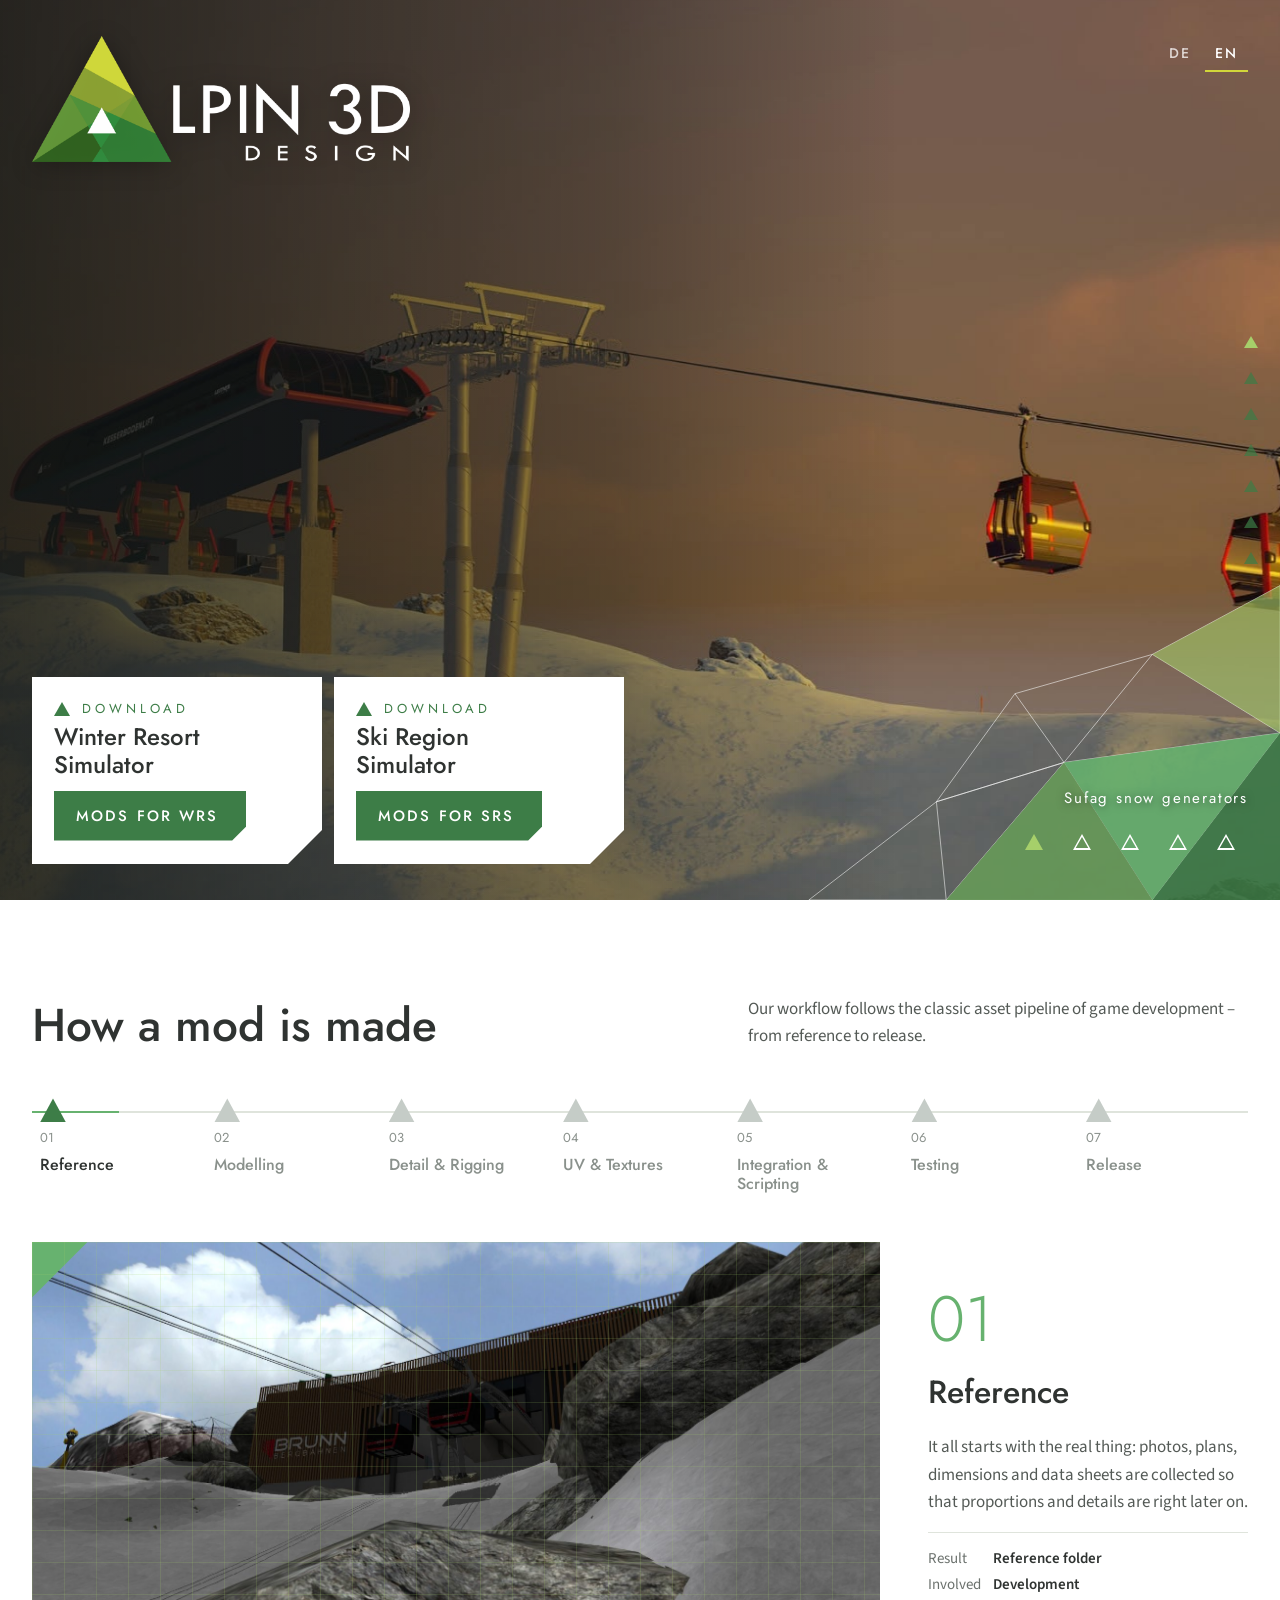
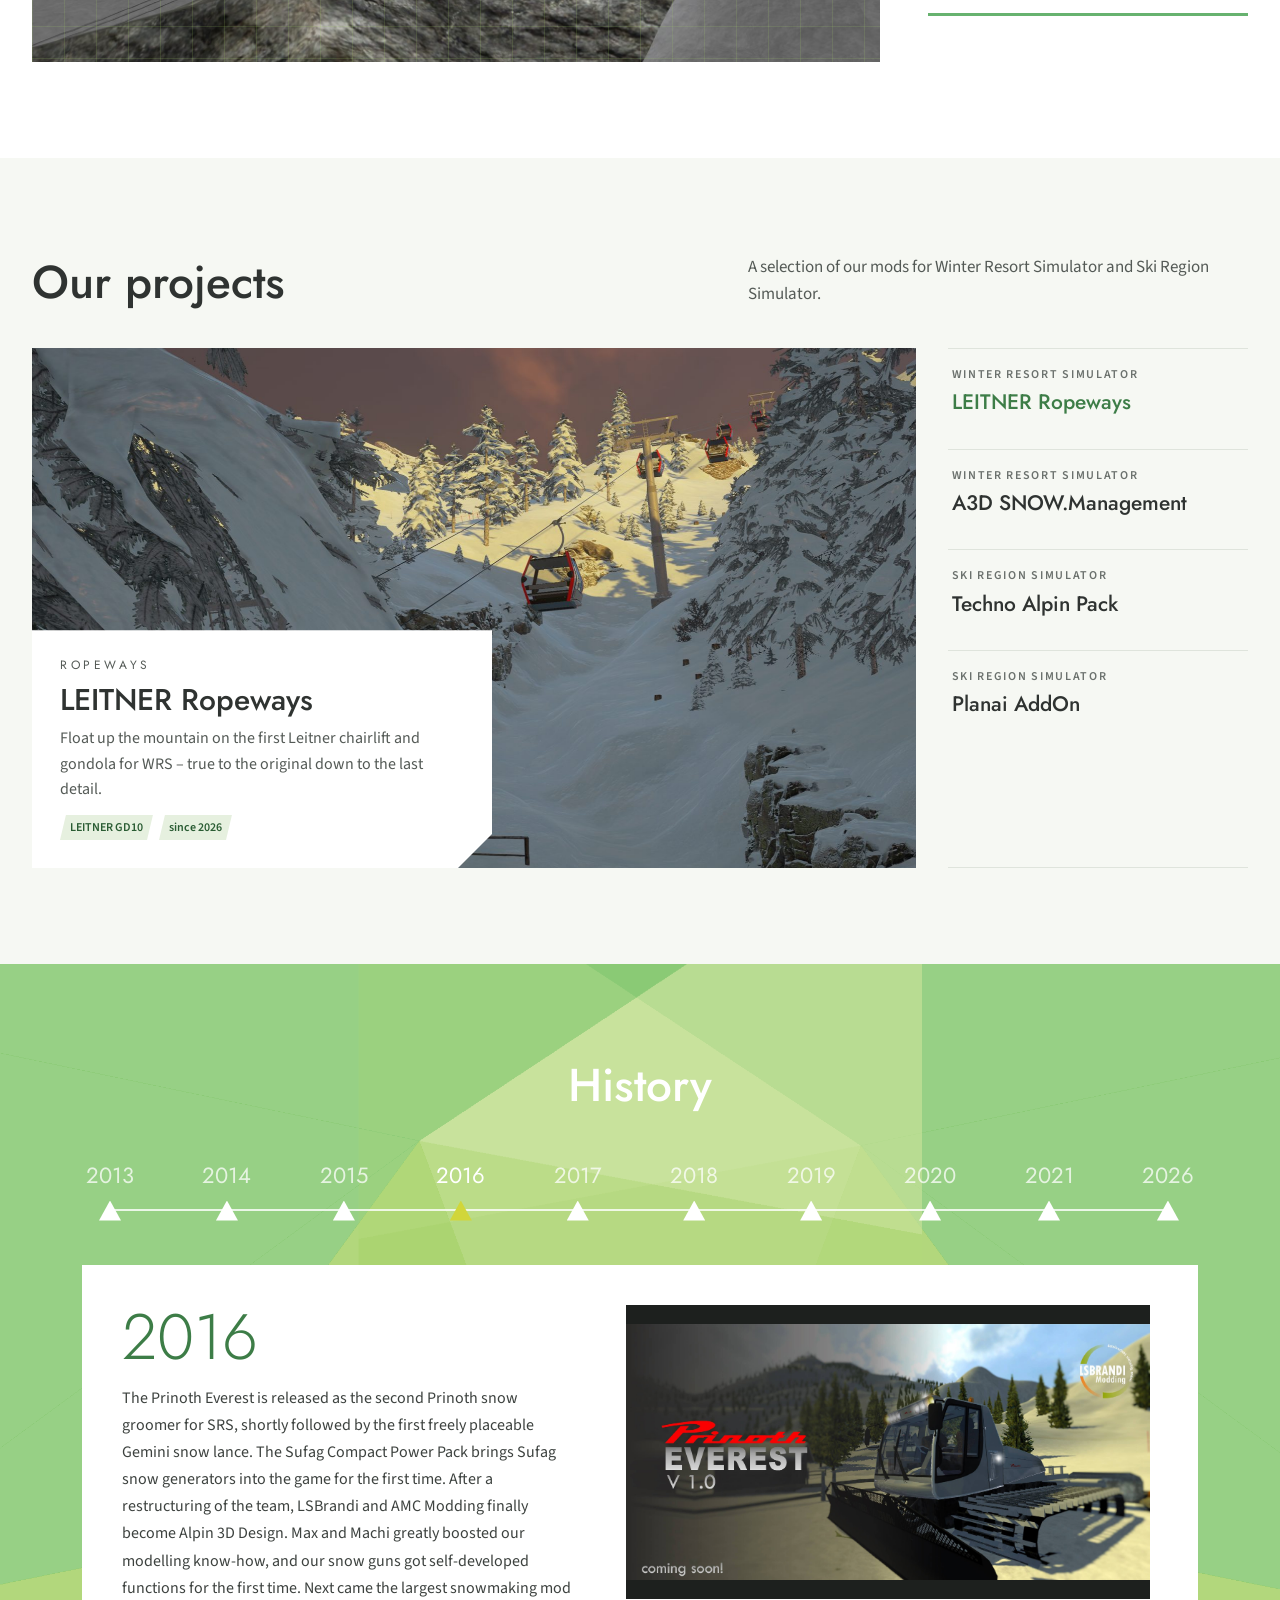
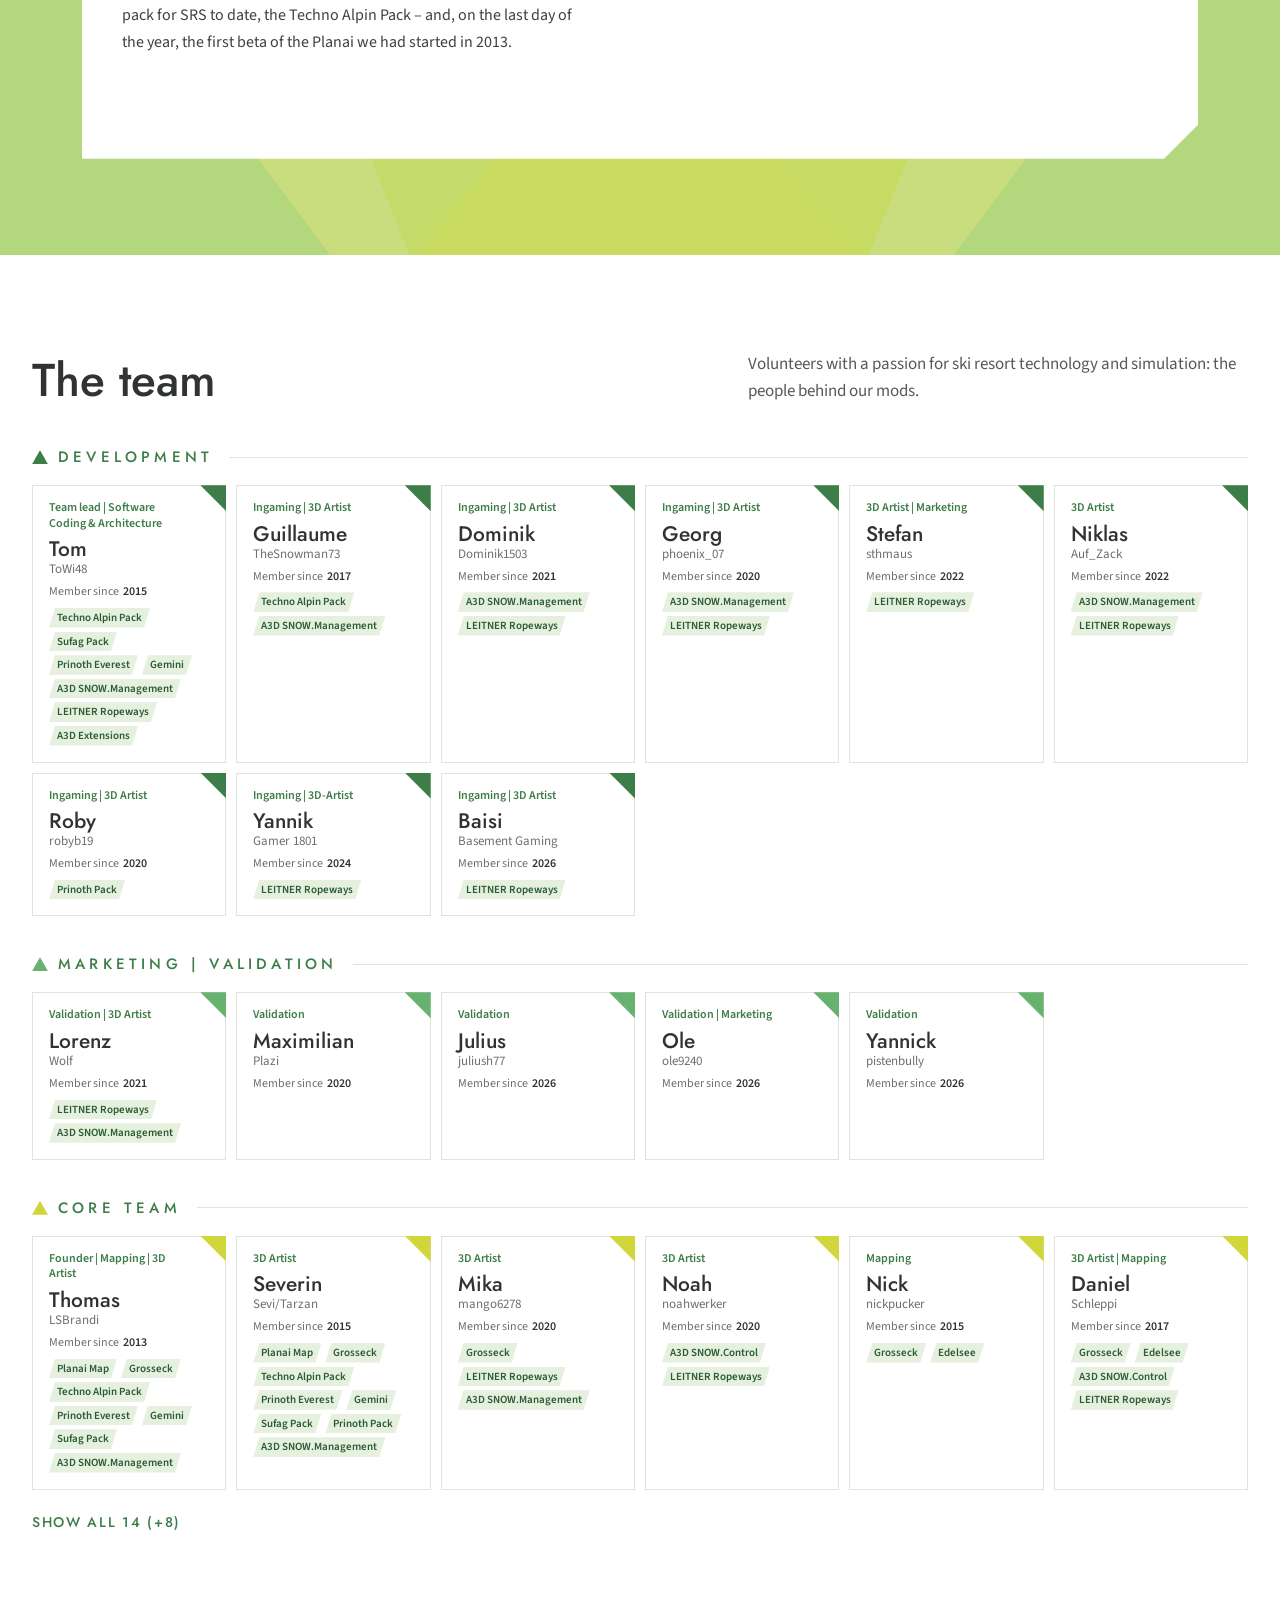
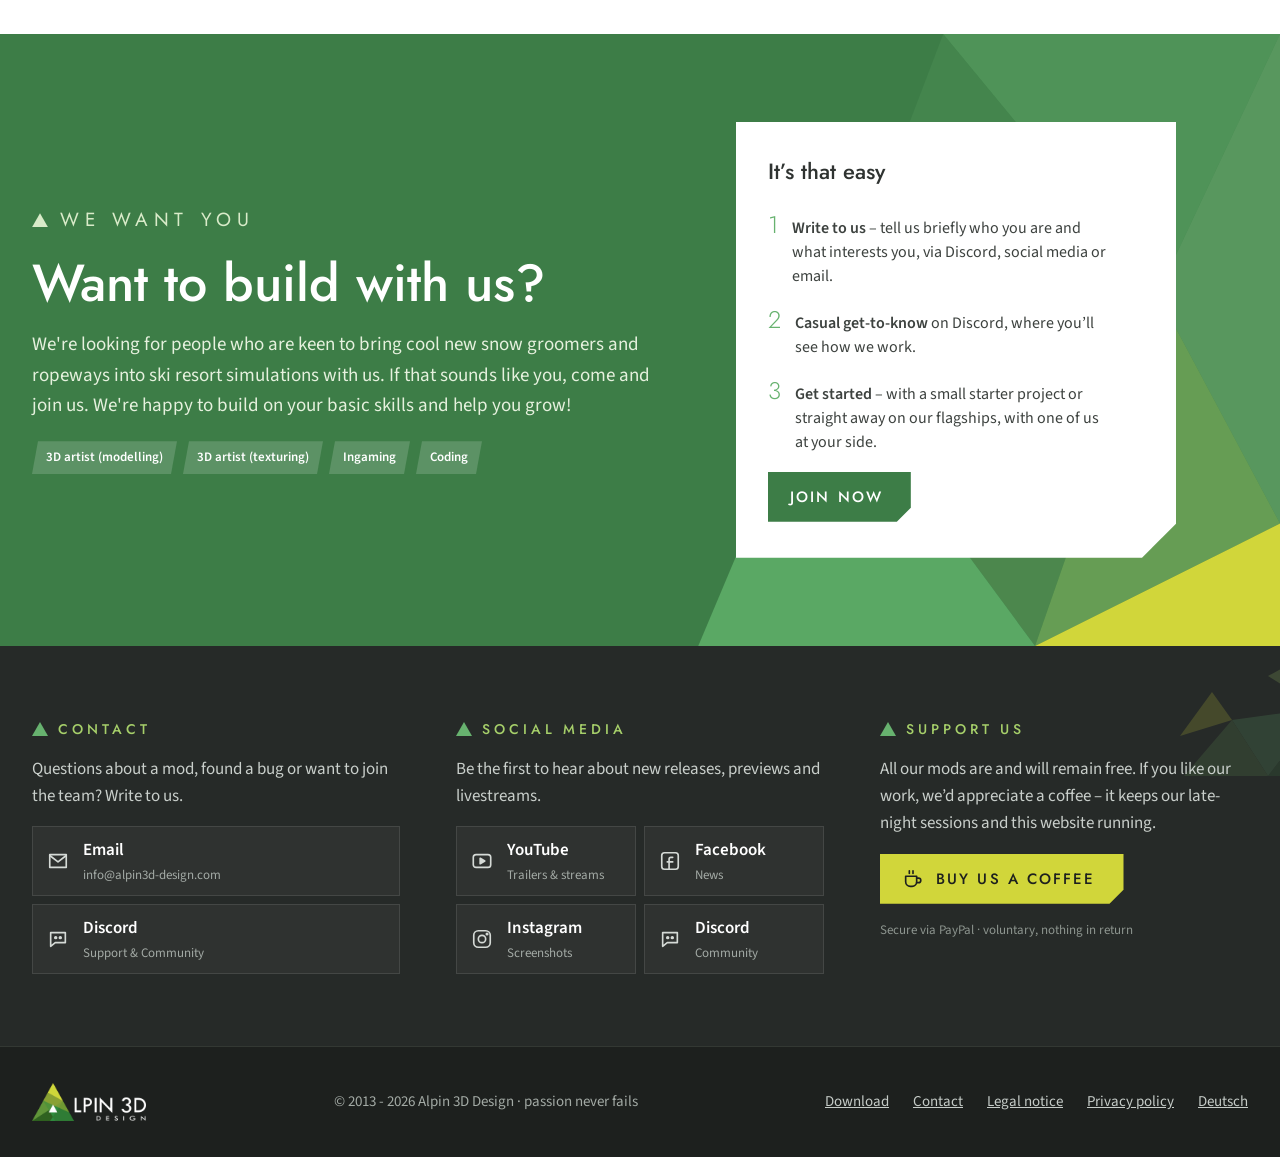
<file: en/index.html>
<!doctype html>
<html lang="en">
  <head>
    <meta charset="utf-8" />
    <meta name="viewport" content="width=device-width, initial-scale=1" />
    <title>
      Alpin 3D Design – Free Mods for Winter Resort Simulator &amp; Ski Region Simulator
    </title>
    <meta
      name="description"
      content="Free mods for Winter Resort Simulator (WRS 2) and Ski Region Simulator: LEITNER ropeways, A3D SNOW.Management with Sufag, Techno Alpin and Lenco snow generators, Prinoth snow groomers and maps like the Planai."
    />
    <meta name="robots" content="index, follow, max-image-preview:large" />
    <meta name="author" content="Alpin 3D Design" />
    <meta name="theme-color" content="#3d7d47" />
    <!-- Domain anpassen, falls die Seite unter einer anderen Adresse läuft -->
    <link rel="canonical" href="https://alpin3d-design.com/en/" />
    <!-- Sprachversionen (Gegenstück in ../index.html) -->
    <link rel="alternate" hreflang="de" href="https://alpin3d-design.com/" />
    <link rel="alternate" hreflang="en" href="https://alpin3d-design.com/en/" />
    <link
      rel="alternate"
      hreflang="x-default"
      href="https://alpin3d-design.com/en/"
    />

    <!-- Vorschau beim Teilen (Discord, Facebook, WhatsApp, X …) -->
    <meta property="og:type" content="website" />
    <meta property="og:locale" content="en_US" />
    <meta property="og:locale:alternate" content="de_DE" />
    <meta property="og:site_name" content="Alpin 3D Design" />
    <meta property="og:url" content="https://alpin3d-design.com/en/" />
    <meta
      property="og:title"
      content="Alpin 3D Design – Free Mods for WRS &amp; SRS"
    />
    <meta
      property="og:description"
      content="LEITNER ropeways, snow generators, snow groomers and ski resorts – free for Winter Resort Simulator and Ski Region Simulator."
    />
    <meta
      property="og:image"
      content="https://alpin3d-design.com/assets/img/gondelbahn-abend.jpg"
    />
    <meta property="og:image:width" content="1920" />
    <meta property="og:image:height" content="1096" />
    <meta
      property="og:image:alt"
      content="LEITNER gondola lift at dusk in Winter Resort Simulator"
    />
    <meta name="twitter:card" content="summary_large_image" />

    <script type="application/ld+json">
      {
        "@context": "https://schema.org",
        "@graph": [
          {
            "@type": "Organization",
            "@id": "https://alpin3d-design.com/#org",
            "name": "Alpin 3D Design",
            "alternateName": ["A3D", "LSBrandi Modding"],
            "url": "https://alpin3d-design.com/",
            "logo": "https://alpin3d-design.com/assets/img/logo.png",
            "foundingDate": "2013",
            "slogan": "passion never fails",
            "email": "info@alpin3d-design.com",
            "sameAs": [
              "https://www.youtube.com/@Alpin3DDesign",
              "https://www.facebook.com/alpin3ddesign",
              "https://www.instagram.com/alpin3ddesign/",
              "https://steamcommunity.com/id/alpin3d-design/myworkshopfiles/"
            ]
          },
          {
            "@type": "WebSite",
            "@id": "https://alpin3d-design.com/en/#website",
            "url": "https://alpin3d-design.com/en/",
            "name": "Alpin 3D Design",
            "inLanguage": "en",
            "publisher": { "@id": "https://alpin3d-design.com/#org" }
          }
        ]
      }
    </script>

    <link rel="icon" href="../assets/img/favicon.png" type="image/png" />
    <link rel="apple-touch-icon" href="../assets/img/favicon.png" />
    <link
      rel="preload"
      href="../assets/img/leitner_bs.jpg"
      as="image"
      fetchpriority="high"
    />
    <link
      rel="preload"
      href="../assets/fonts/source-sans-3-latin-400-normal.woff2"
      as="font"
      type="font/woff2"
      crossorigin
    />
    <link rel="stylesheet" href="../css/fonts.css" />
    <link rel="stylesheet" href="../css/base.css" />
    <link rel="stylesheet" href="../css/railnav.css" />
    <link rel="stylesheet" href="../css/hero.css" />
    <link rel="stylesheet" href="../css/workflow.css" />
    <link rel="stylesheet" href="../css/projects.css" />
    <link rel="stylesheet" href="../css/history.css" />
    <link rel="stylesheet" href="../css/team.css" />
    <link rel="stylesheet" href="../css/join.css" />
    <link rel="stylesheet" href="../css/contact.css" />
    <script src="../js/main.js" defer></script>
  </head>
  <body>
    <main>
    <!-- =====================================================================
     TITELSEITE
     Eine Slide = ein <article class="hero__slide"> mit Bild und drei Texten.
     data-label = Beschriftung rechts unten. Intervall: data-interval (ms).
     ===================================================================== -->
    <section id="top" class="hero" data-nav="Home" data-interval="6500">
      <div class="container hero__inner">
        <a class="hero__logo" href="#top"
          ><img src="../assets/img/logo.png" alt="Alpin 3D Design" width="1200" height="400" /></a>
        <nav class="lang-switch" aria-label="Language">
          <a href="../index.html" lang="de" hreflang="de">DE</a>
          <a href="index.html" lang="en" aria-current="page">EN</a>
        </nav>
        <h1 class="sr-only">
          Alpin 3D Design – free mods for Winter Resort Simulator and Ski Region Simulator
        </h1>

        <div class="hero__slides">
          <article class="hero__slide" data-label="Sufag snow generators">
            <img
              class="focus-right hero__img"
              src="../assets/img/leitner_bs.jpg"
              alt="LEITNER chairlift in Winter Resort Simulator 2" width="2048" height="1077" fetchpriority="high" />
            <!-- <div class="hero__copy">
              <p class="eyebrow">Beschneiung · 100 % kostenlos</p>
              <h2>Schnee auf Knopfdruck.</h2>
              <p>
                Detailgetreue Schneeerzeuger von Sufag und Techno Alpin – mit
                Bedienpanel, Lichtern und Animationen, frei platzierbar auf
                deiner Piste.
              </p>
            </div> -->
          </article>

          <article
            class="hero__slide"
            data-label="Gondola lift · Winter Resort Simulator"
          >
            <img class="hero__img" src="../assets/img/gondelbahn-wrs.jpg" alt="Gondola lift in Winter Resort Simulator" width="1920" height="1077" loading="lazy" decoding="async" />
            <!-- <div class="hero__copy">
              <p class="eyebrow">Seilbahnen · Winter Resort Simulator</p>
              <h2>Wintersport, Polygon für Polygon.</h2>
              <p>
                Moderne Umlaufbahnen mit Stationen, Stützen und Kabinen –
                originalgetreu nachgebaut und kostenlos für dein Skigebiet.
              </p>
            </div> -->
          </article>

          <article
            class="hero__slide"
            data-label="Project Brunn · Ski Region Simulator"
          >
            <img class="hero__img" src="../assets/img/brunn.jpg" alt="Leitner 3S cable car from Project Brunn in Ski Region Simulator" width="1800" height="1013" loading="lazy" decoding="async" />
            <!-- <div class="hero__copy">
              <p class="eyebrow">Projekt Brunn · Ski Region Simulator</p>
              <h2>Die erste 3S-Bahn im Spiel.</h2>
              <p>
                Mit Projekt Brunn kam die erste Leitner 3S Seilbahn in den
                Ski Region Simulator – samt Bergstation nach dem Vorbild des
                Originals.
              </p>
            </div> -->
          </article>

          <article
            class="hero__slide"
            data-label="Techno Alpin Pack · Ski Region Simulator"
          >
            <img
              class="hero__img"
              src="../assets/img/techno-alpin-t60.jpg"
              alt="Techno Alpin T60 snow generator in Ski Region Simulator" width="1800" height="1013" loading="lazy" decoding="async" />
            <!-- <div class="hero__copy">
              <p class="eyebrow">Techno Alpin Pack · Ski Region Simulator</p>
              <h2>Unser größtes Beschneiungspack.</h2>
              <p>
                Das Techno Alpin Pack setzte neue Maßstäbe und brachte
                Neuerungen ins Spiel, die es so vorher nicht gab.
              </p>
            </div> -->
          </article>

          <article
            class="hero__slide"
            data-label="Snow groomers · Winter Resort Simulator"
          >
            <img class="hero__img" src="../assets/img/pistenfahrzeug.jpg" alt="Snow groomer in Winter Resort Simulator" width="1800" height="1012" loading="lazy" decoding="async" />
            <!-- <div class="hero__copy">
              <p class="eyebrow">Pistenfahrzeuge · Winter Resort Simulator</p>
              <h2>Perfekte Piste, jede Nacht.</h2>
              <p>
                Pistenfahrzeuge mit eigener Funktionalität – modelliert,
                gescriptet und von unseren Testern im Spiel geprüft.
              </p>
            </div> -->
          </article>
        </div>

        <div class="hero__bottom">
          <div id="download" class="downloads">
            <article class="download-card facet-card">
              <p class="eyebrow">Download</p>
              <h3>Winter Resort Simulator</h3>
              <a class="btn btn--green" href="https://steamcommunity.com/id/alpin3d-design/myworkshopfiles/">Mods for WRS</a>
            </article>
            <article class="download-card facet-card">
              <p class="eyebrow">Download</p>
              <h3>Ski Region Simulator</h3>
              <a class="btn btn--green" href="https://drive.google.com/drive/folders/1XLG9czihorrpy4SG9kkpmF5hon-z724I?usp=sharing">Mods for SRS</a>
            </article>
          </div>
          <div class="hero__nav">
            <p class="hero__label" aria-live="polite"></p>
            <div class="hero__dots"></div>
          </div>
        </div>
      </div>
      <img class="hero__mesh" src="../assets/img/mesh.svg" alt="" />
    </section>

    <!-- =====================================================================
     WORKFLOW
     Ein Schritt = ein <article class="step">. Nummer und Leiste entstehen
     automatisch. Bild-Varianten: step__media--contain, step__media--grid
     ===================================================================== -->
    <section
      id="workflow"
      class="section workflow"
      data-nav="Workflow"
      data-interval="7000"
    >
      <div class="container">
        <header class="section-head">
          <h2>How a mod is made</h2>
          <p>
            Our workflow follows the classic asset pipeline of game development – from reference to release.
          </p>
        </header>

        <div class="workflow__stage">
          <article class="step">
            <figure class="step__media step__media--grid">
              <img
                src="../assets/img/brunn.jpg"
                alt="Reference: Brunn top station" width="1800" height="1013" loading="lazy" decoding="async" />
            </figure>
            <div class="step__body">
              <h3>Reference</h3>
              <p>
                It all starts with the real thing: photos, plans, dimensions and data sheets are collected so that proportions and details are right later on.
              </p>
              <dl class="step__meta">
                <dt>Result</dt>
                <dd>Reference folder</dd>
                <dt>Involved</dt>
                <dd>Development</dd>
              </dl>
            </div>
          </article>

          <article class="step">
            <figure class="step__media step__media--contain">
              <img
                src="../assets/img/wireframe.png"
                alt="Wireframe model of a snow generator" width="769" height="1047" loading="lazy" decoding="async" />
            </figure>
            <div class="step__body">
              <h3>Modelling</h3>
              <p>
                Triangles become a mesh. We keep a clean polygon budget so the model runs smoothly even in large ski resorts.
              </p>
              <dl class="step__meta">
                <dt>Result</dt>
                <dd>Low-poly mesh</dd>
                <dt>Involved</dt>
                <dd>3D modelling</dd>
              </dl>
            </div>
          </article>

          <article class="step">
            <figure class="step__media">
              <img
                src="../assets/img/editor-modell.jpg"
                alt="Untextured model in the 3D editor" width="770" height="827" loading="lazy" decoding="async" />
            </figure>
            <div class="step__body">
              <h3>Detail &amp; Rigging</h3>
              <p>
                Parts are separated, pivot points set and moving parts prepared for animation – such as flaps, tillers or fans.
              </p>
              <dl class="step__meta">
                <dt>Result</dt>
                <dd>Animatable model</dd>
                <dt>Involved</dt>
                <dd>3D modelling</dd>
              </dl>
            </div>
          </article>

          <article class="step">
            <figure class="step__media">
              <img
                class="focus-right"
                src="../assets/img/everest.jpeg"
                alt="Textured Sufag snow generator" width="2048" height="1088" loading="lazy" decoding="async" />
            </figure>
            <div class="step__body">
              <h3>UV &amp; Textures</h3>
              <p>
                The model gets colour and surface detail, plus LOD levels and collision models for performance and physics.
              </p>
              <dl class="step__meta">
                <dt>Result</dt>
                <dd>Textures, LODs, collision</dd>
                <dt>Involved</dt>
                <dd>Texturing</dd>
              </dl>
            </div>
          </article>

          <article class="step">
            <figure class="step__media">
              <img
                class="focus-left"
                src="../assets/img/code.png"
                alt="Lua source code of a mod" width="1736" height="636" loading="lazy" decoding="async" />
            </figure>
            <div class="step__body">
              <h3>Integration &amp; Scripting</h3>
              <p>
                Export to the game format, configuration and scripts: only the Lua code makes switches, lights and snowmaking usable in the game.
              </p>
              <dl class="step__meta">
                <dt>Result</dt>
                <dd>Playable mod</dd>
                <dt>Involved</dt>
                <dd>Scripting</dd>
              </dl>
            </div>
          </article>

          <article class="step">
            <figure class="step__media">
              <img
                class="focus-right"
                src="../assets/img/pistenfahrzeug.jpg"
                alt="Snow groomer being tested" width="1800" height="1012" loading="lazy" decoding="async" />
            </figure>
            <div class="step__body">
              <h3>Testing</h3>
              <p>
                Our beta testers check every mod in the game for bugs, performance and usability. Any bugs found go back to development.
              </p>
              <dl class="step__meta">
                <dt>Result</dt>
                <dd>Bug list, approval</dd>
                <dt>Involved</dt>
                <dd>Testing</dd>
              </dl>
            </div>
          </article>

          <article class="step">
            <figure class="step__media">
              <img
                src="../assets/img/gondelbahn-wrs.jpg"
                alt="Finished gondola lift in the game" width="1920" height="1077" loading="lazy" decoding="async" />
            </figure>
            <div class="step__body">
              <h3>Release</h3>
              <p>
                Screenshots, trailer and announcement – then the mod goes online for free, for Winter Resort Simulator or Ski Region Simulator.
              </p>
              <dl class="step__meta">
                <dt>Result</dt>
                <dd>Released mod</dd>
                <dt>Involved</dt>
                <dd>Marketing</dd>
              </dl>
            </div>
          </article>
        </div>
      </div>
    </section>

    <!-- =====================================================================
     PROJEKTE
     Ein Projekt = ein <article class="project">. data-sim erscheint in der
     Liste rechts, die automatisch erzeugt wird.
     ===================================================================== -->
    <section id="projects" class="section section--paper" data-nav="Projects">
      <div class="container">
        <header class="section-head">
          <h2>Our projects</h2>
          <p>
            A selection of our mods for Winter Resort Simulator and Ski Region Simulator.
          </p>
        </header>

        <div class="projects" data-interval="6000">
          <div class="projects__stage">
            <article class="project" data-sim="Winter Resort Simulator">
              <img
                class="project__img"
                src="../assets/img/gondelbahn-abend.jpg"
                alt="LEITNER Ropeways" width="1920" height="1096" loading="lazy" decoding="async" />
              <div class="project__card facet-card">
                <p class="eyebrow">Ropeways</p>
                <h3>LEITNER Ropeways</h3>
                <p>
                  Float up the mountain on the first Leitner chairlift and gondola for WRS – true to the original down to the last detail.
                </p>
                <ul class="tags">
                  <li>LEITNER GD10</li>
                  <li>since 2026</li>
                </ul>
              </div>
            </article>

            <article class="project" data-sim="Winter Resort Simulator">
              <img
                class="focus-right project__img"
                src="../assets/img/pistenfahrzeug.jpg"
                alt="Snow groomer" width="1800" height="1012" loading="lazy" decoding="async" />
              <div class="project__card facet-card">
                <p class="eyebrow">Vehicles &amp; snow generators</p>
                <h3>A3D SNOW.Management</h3>
                <p>
                  Highly detailed snow groomers and snow guns by Prinoth, Sufag, Techno Alpin and Lenco.
                </p>
                <ul class="tags">
                  <li>Sufag Peak</li>
                  <li>Sufag Compact Power</li>
                  <li>Lenco</li>
                  <li>Prinoth Bison</li>
                </ul>
              </div>
            </article>

            <article class="project" data-sim="Ski Region Simulator">
              <img
                class="focus-right project__img"
                src="../assets/img/techno-alpin-t60.jpg"
                alt="Techno Alpin T60" width="1800" height="1013" loading="lazy" decoding="async" />
              <div class="project__card facet-card">
                <p class="eyebrow">Snowmaking</p>
                <h3>Techno Alpin Pack</h3>
                <p>
                  Our largest snowmaking mod pack for Ski Region Simulator to date – featuring all of Techno Alpin's flagships.
                </p>
                <ul class="tags">
                  <li>T60</li>
                  <li>TF10</li>
                  <li>T40</li>
                  <li>M18</li>
                  <li>Piano</li>
                  <li>Snow lances</li>
                </ul>
              </div>
            </article>

            <article class="project" data-sim="Ski Region Simulator">
              <img
                class="focus-right project__img"
                src="../assets/img/planai.jpg"
                alt="Planai AddOn" width="2048" height="1151" loading="lazy" decoding="async" />
              <div class="project__card facet-card">
                <p class="eyebrow">Maps</p>
                <h3>Planai AddOn</h3>
                <p>
                  The Planai add-on extends Ski Region Simulator with a detailed recreation of the Planai in Schladming and the Planai Beast.
                </p>
                <ul class="tags">
                  <li>Planai Schladming</li>
                  <li>Planai Beast</li>
                </ul>
              </div>
            </article>
          </div>
        </div>
      </div>
    </section>

    <!-- =====================================================================
     GESCHICHTE
     Ein Jahr = ein <li class="timeline__entry">. Die Jahresleiste entsteht
     automatisch. class="is-active" legt das Startjahr fest.
     ===================================================================== -->
    <section id="history" class="section history" data-nav="History">
      <div class="container">
        <header class="section-head section-head--center">
          <h2>History</h2>
        </header>

        <ol class="timeline">
          <li class="timeline__entry facet-card">
            <h3>2013</h3>
            <p>
              Thomas Brandl founds LSBrandi and AMC Modding. The goal: a true-to-life recreation of the Planai in Schladming!
            </p>
            <div class="gallery">
              <img
                src="../assets/img/planai_2013.jpeg"
                alt="First version of the Planai Schladming in Ski Region Simulator (2013)"
                width="943"
                height="753"
                loading="lazy"
                decoding="async"
              />
            </div>
          </li>
          <li class="timeline__entry facet-card">
            <h3>2014</h3>
            <p>
              The Planai keeps growing, and more and more people join the ambitious project – the only recreation of a real ski resort in Giants Software's Ski Region Simulator. We were happy to welcome Veit and Simon to the team.
            </p>
            <div class="gallery">
              <img
                src="../assets/img/planai_2014.jpg"
                alt="Expansion of the Planai map in Ski Region Simulator (2014)"
                width="1920"
                height="1080"
                loading="lazy"
                decoding="async"
              />
            </div>
          </li>
          <li class="timeline__entry facet-card">
            <h3>2015</h3>
            <p>
              The first TF10 pack is released, laying the foundation for the later Techno Alpin Pack. LSBrandi Modding's first map, Grosseck, also goes online. Along the way, modders from the well-known Mountain Modding team start supporting Mr Brandl's projects – which is how Sevi, Nick, Tim and Tom joined the team.
            </p>
            <div class="gallery">
              <img
                src="../assets/img/grosseck_2015.jpg"
                alt="Grosseck – LSBrandi Modding's first map for Ski Region Simulator"
                width="1500"
                height="842"
                loading="lazy"
                decoding="async"
              />
            </div>
          </li>
          <li class="timeline__entry facet-card is-active">
            <h3>2016</h3>
            <p>
              The Prinoth Everest is released as the second Prinoth snow groomer for SRS, shortly followed by the first freely placeable Gemini snow lance. The Sufag Compact Power Pack brings Sufag snow generators into the game for the first time. After a restructuring of the team, LSBrandi and AMC Modding finally become Alpin 3D Design. Max and Machi greatly boosted our modelling know-how, and our snow guns got self-developed functions for the first time. Next came the largest snowmaking mod pack for SRS to date, the Techno Alpin Pack – and, on the last day of the year, the first beta of the Planai we had started in 2013.
            </p>
            <div class="gallery">
              <img
                src="../assets/img/prinoth_2016.jpg"
                alt="Prinoth Everest snow groomer for Ski Region Simulator"
                width="2928"
                height="1431"
                loading="lazy"
                decoding="async"
              />
            </div>
          </li>
          <li class="timeline__entry facet-card">
            <h3>2017</h3>
            <p>
              Project Brunn with the first Leitner 3S cable car is announced. With the Snow.Manager we also create our first piece of software that runs independently of SRS and makes changing seasons much easier. We also started a project we would never finish: Artificial Snow Control, ASC for short. As a snowmaking management system, this script mod was meant to enable realistic snowmaking through central control, weather, pumping stations and realistic operation of all snow generators – including third-party ones. However, Winter Resort Simulator, the successor to SRS, came out first.
            </p>
            <div class="gallery">
              <img
                src="../assets/img/brunn_2017.jpg"
                alt="Project Brunn with the Leitner 3S cable car in Ski Region Simulator"
                width="1920"
                height="1080"
                loading="lazy"
                decoding="async"
              />
              <img
                src="../assets/img/brunn.jpg"
                alt="Top station of the 3S cable car from Project Brunn"
                width="1800"
                height="1013"
                loading="lazy"
                decoding="async"
              />
            </div>
          </li>
          <li class="timeline__entry facet-card">
            <h3>2018</h3>
            <p>
              We kick off the year with a livestream: 6 years of LSBrandi Modding &amp; Alpin 3D Design. Never before had so many projects been running at once. We released a big update for the Sufag Pack with the Peak and every tower variant. It also included the first spin-off from our ASC: the realistic start-up behaviour of a snow gun. Another map saw the light of day – Edelsee, and with it our first in-house ropeway control system, RWC. Together with Snowman73 we managed to make the Techno Alpin lance pack available for free to everyone at the end of the year.
            </p>
            <div class="gallery">
              <img
                src="../assets/img/edelsee_2018.jpg"
                alt="Edelsee map with our own ropeway control system RWC"
                width="1600"
                height="900"
                loading="lazy"
                decoding="async"
              />
            </div>
          </li>
          <li class="timeline__entry facet-card">
            <h3>2019</h3>
            <p>
              While the scene was abuzz about a newly announced simulation game, we kept working hard on Edelsee, our snow gun control system ASC and our new ropeway control system RWC. Thanks to this, in February we were able to build a Leitner Telemix lift for the first time – with save-game and multiplayer support, built from scratch, of course!
            </p>
            <div class="gallery">
              <img
                src="../assets/img/edelsee_2019.jpg"
                alt="Leitner Telemix lift on the Edelsee map"
                width="1600"
                height="900"
                loading="lazy"
                decoding="async"
              />
            </div>
          </li>
          <li class="timeline__entry facet-card">
            <h3>2020</h3>
            <p>
              This was the year: WRS was out, the modding tools were too, so together with SRTD we released our well-known Sufag Pack from SRS here as well – with the same features, of course. Over the following years it was continually expanded with snow generators from Techno Alpin and Lenco as well as snow groomers from Prinoth, so it was soon renamed A3D SNOW.Management. With almost 25,000 subscribers and 5 stars, it is now the most downloaded mod for Winter Resort Simulator 2. Roby also significantly expanded our Prinoth Pack for SRS.
            </p>
            <div class="gallery">
              <img
                src="../assets/img/WRS2020.jpg"
                alt="Sufag snow generators in Winter Resort Simulator"
                width="2048"
                height="1152"
                loading="lazy"
                decoding="async"
              />
            </div>
          </li>
          <li class="timeline__entry facet-card">
            <h3>2021</h3>
            <p>
              Alongside numerous updates to our SNOW.Management pack, one team took on an update of Grosseck, our map released in 2016. The major investments in expanding the ski resort, once advertised on the map, finally became reality. The map gained a whole new area: the Hochalm. This update will probably remain our last release for Ski Region Simulator – and with it the only use of our own ropeway control system, which we had worked towards for almost 8 years.
            </p>
            <div class="gallery">
              <img
                src="../assets/img/grosseck_2021.jpg"
                alt="Grosseck update with the new Hochalm area"
                width="2048"
                height="1152"
                loading="lazy"
                decoding="async"
              />
            </div>
          </li>
          <li class="timeline__entry facet-card">
            <h3>2026</h3>
            <p>
              In the years that followed we kept maintaining A3D SNOW.Management and ported it to WRS Season 2. At the same time we were eagerly waiting for the first modders to bring Leitner Ropeways, the second major ropeway manufacturer from South Tyrol, into the game. When that didn't happen for quite a while, we decided – having represented Leitner in simulations for 10 years by now – to do it for WRS 2 ourselves. Driven by Dominik, Georg and Niklas, two chairlifts from very different model series were created over the years, which we released at the beginning of the year together with our implementation of the LEITCONTROL control system. At the end of 2026, driven by Stefan and Baisi, the expansion with two gondola lifts followed.
            </p>
            <div class="gallery">
              <img
                src="../assets/img/leitner_2026.jpg"
                alt="LEITNER Ropeways lift in Winter Resort Simulator 2"
                width="2048"
                height="1152"
                loading="lazy"
                decoding="async"
              />
              <img
                src="../assets/img/leitner_bs.jpg"
                alt="LEITNER chairlift with LEITCONTROL control system in WRS 2"
                width="2048"
                height="1077"
                loading="lazy"
                decoding="async"
              />
              <img
                src="../assets/img/gondelbahn-abend.jpg"
                alt="LEITNER gondola lift at dusk in Winter Resort Simulator 2"
                width="1920"
                height="1096"
                loading="lazy"
                decoding="async"
              />
            </div>
          </li>
        </ol>
      </div>
    </section>

    <!-- =====================================================================
     TEAM
     Eine Person = ein <article class="member">. Karten brechen automatisch um.
     Gruppenfarbe: team-group--dev | --marketing | --testing | --core
     ===================================================================== -->
    <section id="team" class="section" data-nav="Team">
      <div class="container">
        <header class="section-head">
          <h2>The team</h2>
          <p>
            Volunteers with a passion for ski resort technology and simulation: the people behind our mods.
          </p>
        </header>

        <div class="team">
          <section class="team-group team-group--dev">
            <h3>Development</h3>
            <div class="members">
              <article class="member">
                <p class="member__role">Team lead | Software Coding & Architecture</p>
                <h4>Tom</h4>
                <p class="member__nick">ToWi48</p>
                <dl>
                  <dt>Member since</dt>
                  <dd>2015</dd>
                </dl>
                <ul class="tags">
                  <li>Techno Alpin Pack</li>
                  <li>Sufag Pack</li>
                  <li>Prinoth Everest</li>
                  <li>Gemini</li>
                  <li>A3D SNOW.Management</li>
                  <li>LEITNER Ropeways</li>
                  <li>A3D Extensions</li>
                </ul>
              </article>
              <article class="member">
                <p class="member__role">Ingaming | 3D Artist</p>
                <h4>Guillaume</h4>
                <p class="member__nick">TheSnowman73</p>
                <dl>
                  <dt>Member since</dt>
                  <dd>2017</dd>
                </dl>
                <ul class="tags">
                  <li>Techno Alpin Pack</li>
                  <li>A3D SNOW.Management</li>
                </ul>
              </article>
              <article class="member">
                <p class="member__role">Ingaming | 3D Artist</p>
                <h4>Dominik</h4>
                <p class="member__nick">Dominik1503</p>
                <dl>
                  <dt>Member since</dt>
                  <dd>2021</dd>
                </dl>
                <ul class="tags">
                  <li>A3D SNOW.Management</li>
                  <li>LEITNER Ropeways</li>
                </ul>
              </article>
              <article class="member">
                <p class="member__role">Ingaming | 3D Artist</p>
                <h4>Georg</h4>
                <p class="member__nick">phoenix_07</p>
                <dl>
                  <dt>Member since</dt>
                  <dd>2020</dd>
                </dl>
                <ul class="tags">
                  <li>A3D SNOW.Management</li>
                  <li>LEITNER Ropeways</li>
                </ul>
              </article>
              <article class="member">
                <p class="member__role">3D Artist | Marketing</p>
                <h4>Stefan</h4>
                <p class="member__nick">sthmaus</p>
                <dl>
                  <dt>Member since</dt>
                  <dd>2022</dd>
                </dl>
                <ul class="tags">
                  <li>LEITNER Ropeways</li>
                </ul>
              </article>
              <article class="member">
                <p class="member__role">3D Artist</p>
                <h4>Niklas</h4>
                <p class="member__nick">Auf_Zack</p>
                <dl>
                  <dt>Member since</dt>
                  <dd>2022</dd>
                </dl>
                <ul class="tags">
                  <li>A3D SNOW.Management</li>
                  <li>LEITNER Ropeways</li>
                </ul>
              </article>
              <article class="member">
                <p class="member__role">Ingaming | 3D Artist</p>
                <h4>Roby</h4>
                <p class="member__nick">robyb19</p>
                <dl>
                  <dt>Member since</dt>
                  <dd>2020</dd>
                </dl>
                <ul class="tags">
                  <li>Prinoth Pack</li>
                </ul>
              </article>
              <article class="member">
                <p class="member__role">Ingaming | 3D-Artist</p>
                <h4>Yannik</h4>
                <p class="member__nick">Gamer 1801</p>
                <dl>
                  <dt>Member since</dt>
                  <dd>2024</dd>
                </dl>
                <ul class="tags">
                  <li>LEITNER Ropeways</li>
                </ul>
              </article>
              <article class="member">
                <p class="member__role">Ingaming | 3D Artist</p>
                <h4>Baisi</h4>
                <p class="member__nick">Basement Gaming</p>
                <dl>
                  <dt>Member since</dt>
                  <dd>2026</dd>
                </dl>
                <ul class="tags">
                  <li>LEITNER Ropeways</li>
                </ul>
              </article>
            </div>
          </section>

          <section class="team-group team-group--marketing">
            <h3>Marketing | Validation</h3>
            <div class="members">
              <article class="member">
                <p class="member__role">Validation | 3D Artist</p>
                <h4>Lorenz</h4>
                <p class="member__nick">Wolf</p>
                <dl>
                  <dt>Member since</dt>
                  <dd>2021</dd>
                </dl>
                <ul class="tags">
                  <li>LEITNER Ropeways</li>
                  <li>A3D SNOW.Management</li>
                </ul>
              </article>
              <article class="member">
                <p class="member__role">Validation</p>
                <h4>Maximilian</h4>
                <p class="member__nick">Plazi</p>
                <dl>
                  <dt>Member since</dt>
                  <dd>2020</dd>
                </dl>
              </article>
              <article class="member">
                <p class="member__role">Validation</p>
                <h4>Julius</h4>
                <p class="member__nick">juliush77</p>
                <dl>
                  <dt>Member since</dt>
                  <dd>2026</dd>
                </dl>
              </article>
              <article class="member">
                <p class="member__role">Validation | Marketing</p>
                <h4>Ole</h4>
                <p class="member__nick">ole9240</p>
                <dl>
                  <dt>Member since</dt>
                  <dd>2026</dd>
                </dl>
              </article>
              <article class="member">
                <p class="member__role">Validation</p>
                <h4>Yannick</h4>
                <p class="member__nick">pistenbully</p>
                <dl>
                  <dt>Member since</dt>
                  <dd>2026</dd>
                </dl>
              </article>
            </div>
          </section>

          <section class="team-group team-group--core" data-show="6">
            <h3>Core team</h3>
            <div class="members">
              <article class="member">
                <p class="member__role">Founder | Mapping | 3D Artist</p>
                <h4>Thomas</h4>
                <p class="member__nick">LSBrandi</p>
                <dl>
                  <dt>Member since</dt>
                  <dd>2013</dd>
                </dl>
                <ul class="tags">
                  <li>Planai Map</li>
                  <li>Grosseck</li>
                  <li>Techno Alpin Pack</li>
                  <li>Prinoth Everest</li>
                  <li>Gemini</li>
                  <li>Sufag Pack</li>
                  <li>A3D SNOW.Management</li>
                </ul>
              </article>
              <article class="member">
                <p class="member__role">3D Artist</p>
                <h4>Severin</h4>
                <p class="member__nick">Sevi/Tarzan</p>
                <dl>
                  <dt>Member since</dt>
                  <dd>2015</dd>
                </dl>
                <ul class="tags">
                  <li>Planai Map</li>
                  <li>Grosseck</li>
                  <li>Techno Alpin Pack</li>
                  <li>Prinoth Everest</li>
                  <li>Gemini</li>
                  <li>Sufag Pack</li>
                  <li>Prinoth Pack</li>
                  <li>A3D SNOW.Management</li>
                </ul>
              </article>
              <article class="member">
                <p class="member__role">3D Artist</p>
                <h4>Mika</h4>
                <p class="member__nick">mango6278</p>
                <dl>
                  <dt>Member since</dt>
                  <dd>2020</dd>
                </dl>
                <ul class="tags">
                  <li>Grosseck</li>
                  <li>LEITNER Ropeways</li>
                  <li>A3D SNOW.Management</li>
                </ul>
              </article>
              <article class="member">
                <p class="member__role">3D Artist</p>
                <h4>Noah</h4>
                <p class="member__nick">noahwerker</p>
                <dl>
                  <dt>Member since</dt>
                  <dd>2020</dd>
                </dl>
                <ul class="tags">
                  <li>A3D SNOW.Control</li>
                  <li>LEITNER Ropeways</li>
                </ul>
              </article>
              <article class="member">
                <p class="member__role">Mapping</p>
                <h4>Nick</h4>
                <p class="member__nick">nickpucker</p>
                <dl>
                  <dt>Member since</dt>
                  <dd>2015</dd>
                </dl>
                <ul class="tags">
                  <li>Grosseck</li>
                  <li>Edelsee</li>
                </ul>
              </article>
              <article class="member">
                <p class="member__role">3D Artist | Mapping</p>
                <h4>Daniel</h4>
                <p class="member__nick">Schleppi</p>
                <dl>
                  <dt>Member since</dt>
                  <dd>2017</dd>
                </dl>
                <ul class="tags">
                  <li>Grosseck</li>
                  <li>Edelsee</li>
                  <li>A3D SNOW.Control</li>
                  <li>LEITNER Ropeways</li>
                </ul>
              </article>
              <article class="member">
                <p class="member__role">Coding</p>
                <h4>Tim</h4>
                <p class="member__nick">tim_a3d</p>
                <dl>
                  <dt>Member since</dt>
                  <dd>2015</dd>
                </dl>
                <ul class="tags">
                  <li>Grosseck</li>
                  <li>Lead dev RWC</li>
                </ul>
              </article>
              <article class="member">
                <p class="member__role">3D Artist | Ingaming</p>
                <h4>Playgamer</h4>
                <p class="member__nick">playgamer76</p>
                <dl>
                  <dt>Member since</dt>
                  <dd>2021</dd>
                </dl>
                <ul class="tags">
                  <li>Grosseck</li>
                  <li>Lead dev RWC</li>
                </ul>
              </article>
              <article class="member">
                <p class="member__role">3D Artist</p>
                <h4>Daniel</h4>
                <p class="member__nick">Machi</p>
                <dl>
                  <dt>Member since</dt>
                  <dd>2014</dd>
                </dl>
                <ul class="tags">
                  <li>Prinoth Pack</li>
                  <li>Techno Alpin Pack</li>
                </ul>
              </article>
              <article class="member">
                <p class="member__role">3D Artist</p>
                <h4>Max</h4>
                <p class="member__nick">Max S.</p>
                <dl>
                  <dt>Member since</dt>
                  <dd>2014</dd>
                </dl>
                <ul class="tags">
                  <li>Prinoth Pack</li>
                  <li>Techno Alpin Pack</li>
                </ul>
              </article>
              <article class="member">
                <p class="member__role">3D Artist | Admin</p>
                <h4>Mika</h4>
                <p class="member__nick">Mango6278</p>
                <dl>
                  <dt>Member since</dt>
                  <dd>2021</dd>
                </dl>
                <ul class="tags">
                  <li>A3D SNOW.Management</li>
                  <li>LEITNER Ropeways</li>
                </ul>
              </article>
              <article class="member">
                <p class="member__role">3D Artist | Coding</p>
                <h4>Veit</h4>
                <p class="member__nick">Modder_SRS</p>
                <dl>
                  <dt>Member since</dt>
                  <dd>2014</dd>
                </dl>
                <ul class="tags">
                  <li>Planai Map</li>
                  <li>A3D SNOW.Management</li>
                </ul>
              </article>
              <article class="member">
                <p class="member__role">Validation</p>
                <h4>Julian</h4>
                <p class="member__nick">jbachler04</p>
                <dl>
                  <dt>Member since</dt>
                  <dd>2018</dd>
                </dl>
              </article>
              <article class="member">
                <p class="member__role">Validation</p>
                <h4>Christian</h4>
                <p class="member__nick">SeilbahnerTV</p>
                <dl>
                  <dt>Member since</dt>
                  <dd>2018</dd>
                </dl>
              </article>
            </div>
          </section>
        </div>
      </div>
    </section>

    <!-- =====================================================================
     MITMACHEN
     ===================================================================== -->
    <section id="join" class="join" data-nav="Join us">
      <div class="container">
        <div class="join__copy">
          <p class="eyebrow">We want you</p>
          <h2>Want to build with us?</h2>
          <p>
            We're looking for people who are keen to bring cool new snow groomers and ropeways into ski resort simulations with us. If that sounds like you, come and join us. We're happy to build on your basic skills and help you grow!
          </p>
          <ul class="tags">
            <li>3D artist (modelling)</li>
            <li>3D artist (texturing)</li>
            <li>Ingaming</li>
            <li>Coding</li>
          </ul>
        </div>
        <div class="join__card facet-card">
          <h3>It’s that easy</h3>
          <ol>
            <li>
              <span
                ><strong>Write to us</strong> – tell us briefly who you are and what interests you, via Discord, social media or email.</span
              >
            </li>
            <li>
              <span
                ><strong>Casual get-to-know</strong> on Discord, where you’ll see how we work.</span
              >
            </li>
            <li>
              <span
                ><strong>Get started</strong> – with a small starter project or straight away on our flagships, with one of us at your side.</span
              >
            </li>
          </ol>
          <a class="btn btn--green" href="#contact">Join now</a>
        </div>
      </div>
    </section>

    <!-- =====================================================================
     KONTAKT, SOCIAL MEDIA, UNTERSTÜTZEN
     Icons über Klassen: icon-mail, icon-discord, icon-youtube, icon-facebook, icon-instagram
     ===================================================================== -->
    <section id="contact" class="contact" data-nav="Contact">
      <div class="container">
        <div class="contact__col">
          <h2>Contact</h2>
          <p>
            Questions about a mod, found a bug or want to join the team? Write to us.
          </p>
          <ul class="links">
            <li>
              <a class="icon-mail" href="mailto:info@alpin3d-design.com"
                ><span><strong>Email</strong><small>info@alpin3d-design.com</small></span></a
              >
            </li>
            <li>
              <a class="icon-discord" href="https://discord.gg/SsXXgt4M9S"
                ><span
                  ><strong>Discord</strong
                  ><small>Support &amp; Community</small></span
                ></a
              >
            </li>
          </ul>
        </div>

        <div class="contact__col">
          <h2>Social Media</h2>
          <p>Be the first to hear about new releases, previews and livestreams.</p>
          <ul class="links links--grid">
            <li>
              <a class="icon-youtube" href="https://www.youtube.com/@Alpin3DDesign"
                ><span
                  ><strong>YouTube</strong
                  ><small>Trailers &amp; streams</small></span
                ></a
              >
            </li>
            <li>
              <a class="icon-facebook" href="https://www.facebook.com/alpin3ddesign"
                ><span><strong>Facebook</strong><small>News</small></span></a
              >
            </li>
            <li>
              <a class="icon-instagram" href="https://www.instagram.com/alpin3ddesign/"
                ><span
                  ><strong>Instagram</strong><small>Screenshots</small></span
                ></a
              >
            </li>
            <li>
              <a class="icon-discord" href="https://discord.gg/SsXXgt4M9S"
                ><span
                  ><strong>Discord</strong><small>Community</small></span
                ></a
              >
            </li>
          </ul>
        </div>

        <div class="contact__col">
          <h2>Support us</h2>
          <p>
            All our mods are and will remain free. If you like our work, we’d appreciate a coffee – it keeps our late-night sessions and this website running.
          </p>
          <a
            class="btn btn--lime btn--coffee"
            href="https://www.paypal.com/donate?hosted_button_id=WSAHK35F8WMMC"
            target="_blank"
            rel="noopener"
            >Buy us a coffee</a
          >
          <p class="contact__note">
            Secure via PayPal · voluntary, nothing in return
          </p>
        </div>
      </div>
    </section>

    </main>

    <footer class="site-footer">
      <div class="container">
        <img src="../assets/img/logo.png" alt="Alpin 3D Design" width="1200" height="400" />
        <p>© 2013 - 2026 Alpin 3D Design · passion never fails</p>
        <nav aria-label="Footer">
          <a href="#download">Download</a>
          <a href="#contact">Contact</a>
          <a href="../impressum.html">Legal notice</a>
          <a href="../datenschutz.html">Privacy policy</a>
          <a href="../index.html" lang="de" hreflang="de">Deutsch</a>
        </nav>
      </div>
    </footer>
  </body>
</html>
</file>
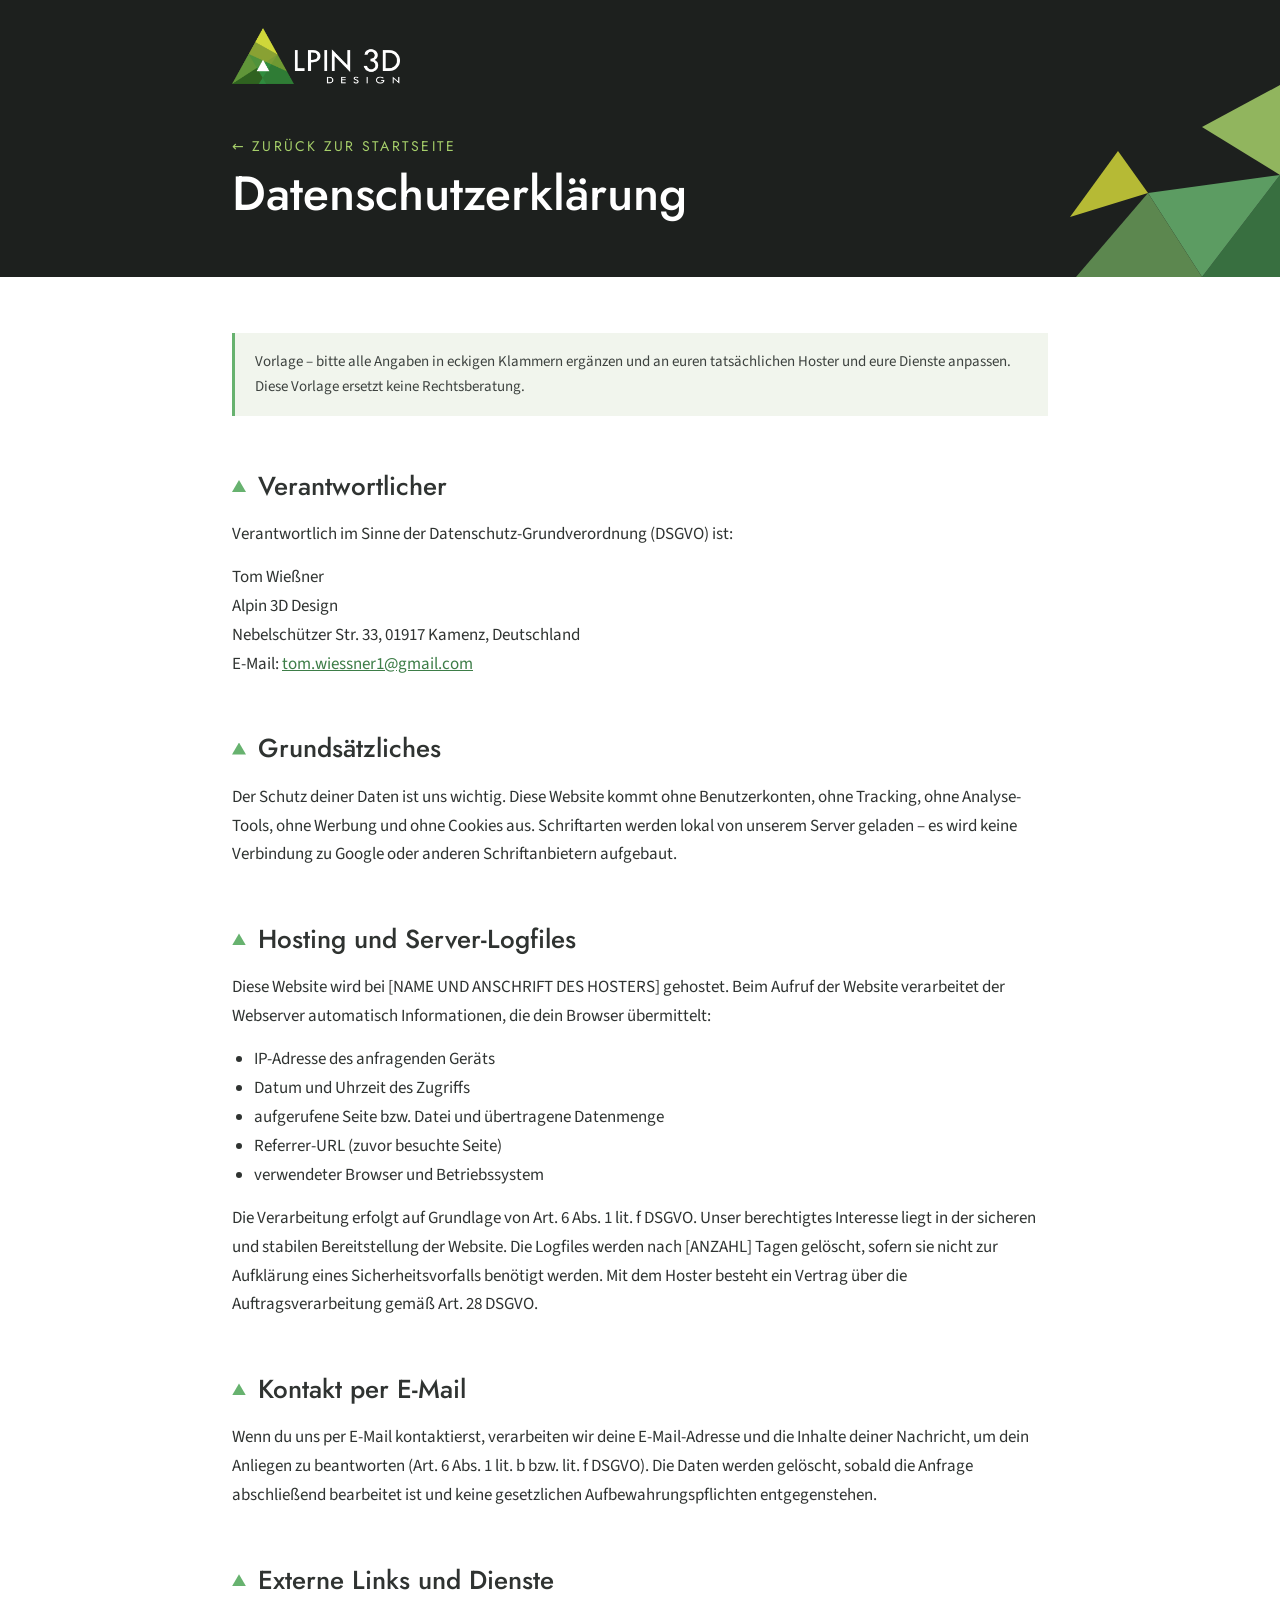
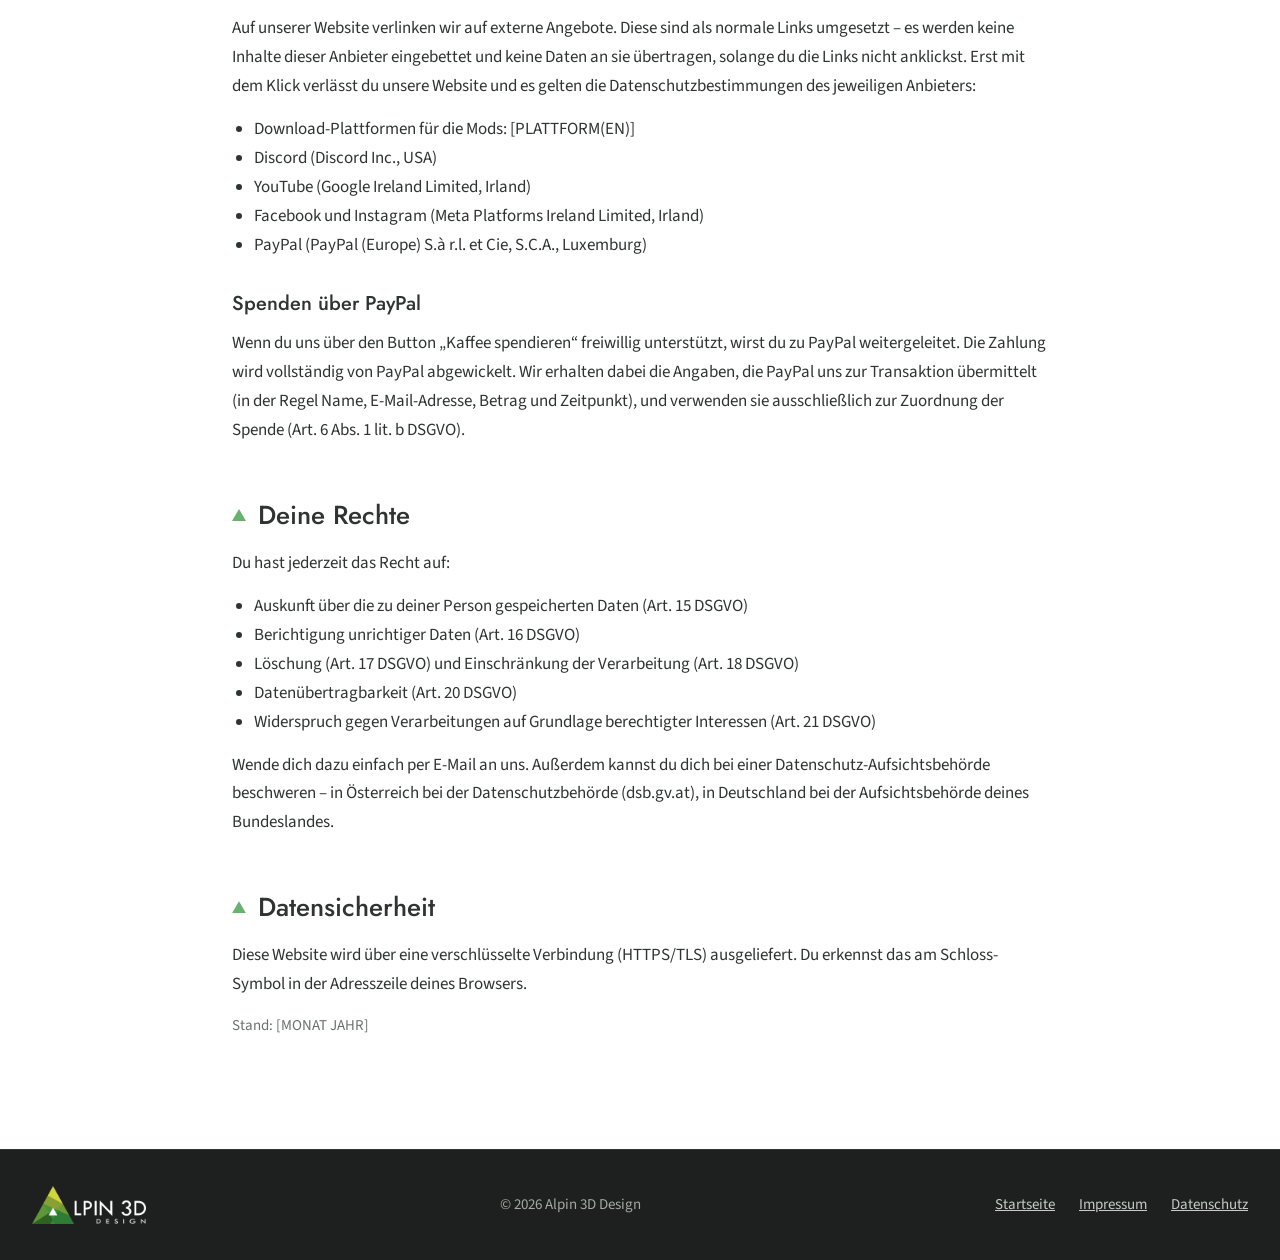
<file: datenschutz.html>
<!doctype html>
<html lang="de">
  <head>
    <meta charset="utf-8" />
    <meta name="viewport" content="width=device-width, initial-scale=1" />
    <title>Datenschutzerklärung – Alpin 3D Design</title>
    <meta
      name="description"
      content="Datenschutzerklärung von Alpin 3D Design."
    />
    <meta name="robots" content="noindex, follow" />
    <link rel="icon" href="assets/img/favicon.png" />
    <link rel="stylesheet" href="css/fonts.css" />
    <link rel="stylesheet" href="css/base.css" />
    <link rel="stylesheet" href="css/contact.css" />
    <link rel="stylesheet" href="css/legal.css" />
  </head>
  <body>
    <header class="legal-head">
      <div class="container">
        <a href="index.html"
          ><img
            src="assets/img/logo.png"
            alt="Alpin 3D Design – zur Startseite"
        /></a>
        <div>
          <a class="legal-back" href="index.html">← Zurück zur Startseite</a>
          <h1>Datenschutzerklärung</h1>
        </div>
      </div>
    </header>

    <main class="legal">
      <p class="legal-note">
        Vorlage – bitte alle Angaben in eckigen Klammern ergänzen und an euren
        tatsächlichen Hoster und eure Dienste anpassen. Diese Vorlage ersetzt
        keine Rechtsberatung.
      </p>

      <h2>Verantwortlicher</h2>
      <p>
        Verantwortlich im Sinne der Datenschutz-Grundverordnung (DSGVO) ist:
      </p>
      <p>
        Tom Wießner<br />
        Alpin 3D Design<br />
        Nebelschützer Str. 33, 01917 Kamenz, Deutschland<br />
        E-Mail: <a href="mailto:tom.wiessner1@gmail.com">tom.wiessner1@gmail.com</a>
      </p>

      <h2>Grundsätzliches</h2>
      <p>
        Der Schutz deiner Daten ist uns wichtig. Diese Website kommt ohne
        Benutzerkonten, ohne Tracking, ohne Analyse-Tools, ohne Werbung und ohne
        Cookies aus. Schriftarten werden lokal von unserem Server geladen – es
        wird keine Verbindung zu Google oder anderen Schriftanbietern aufgebaut.
      </p>

      <h2>Hosting und Server-Logfiles</h2>
      <p>
        Diese Website wird bei [NAME UND ANSCHRIFT DES HOSTERS] gehostet. Beim
        Aufruf der Website verarbeitet der Webserver automatisch Informationen,
        die dein Browser übermittelt:
      </p>
      <ul>
        <li>IP-Adresse des anfragenden Geräts</li>
        <li>Datum und Uhrzeit des Zugriffs</li>
        <li>aufgerufene Seite bzw. Datei und übertragene Datenmenge</li>
        <li>Referrer-URL (zuvor besuchte Seite)</li>
        <li>verwendeter Browser und Betriebssystem</li>
      </ul>
      <p>
        Die Verarbeitung erfolgt auf Grundlage von Art. 6 Abs. 1 lit. f DSGVO.
        Unser berechtigtes Interesse liegt in der sicheren und stabilen
        Bereitstellung der Website. Die Logfiles werden nach [ANZAHL] Tagen
        gelöscht, sofern sie nicht zur Aufklärung eines Sicherheitsvorfalls
        benötigt werden. Mit dem Hoster besteht ein Vertrag über die
        Auftragsverarbeitung gemäß Art. 28 DSGVO.
      </p>

      <h2>Kontakt per E-Mail</h2>
      <p>
        Wenn du uns per E-Mail kontaktierst, verarbeiten wir deine
        E-Mail-Adresse und die Inhalte deiner Nachricht, um dein Anliegen zu
        beantworten (Art. 6 Abs. 1 lit. b bzw. lit. f DSGVO). Die Daten werden
        gelöscht, sobald die Anfrage abschließend bearbeitet ist und keine
        gesetzlichen Aufbewahrungspflichten entgegenstehen.
      </p>

      <h2>Externe Links und Dienste</h2>
      <p>
        Auf unserer Website verlinken wir auf externe Angebote. Diese sind als
        normale Links umgesetzt – es werden keine Inhalte dieser Anbieter
        eingebettet und keine Daten an sie übertragen, solange du die Links
        nicht anklickst. Erst mit dem Klick verlässt du unsere Website und es
        gelten die Datenschutzbestimmungen des jeweiligen Anbieters:
      </p>
      <ul>
        <li>Download-Plattformen für die Mods: [PLATTFORM(EN)]</li>
        <li>Discord (Discord Inc., USA)</li>
        <li>YouTube (Google Ireland Limited, Irland)</li>
        <li>Facebook und Instagram (Meta Platforms Ireland Limited, Irland)</li>
        <li>PayPal (PayPal (Europe) S.à r.l. et Cie, S.C.A., Luxemburg)</li>
      </ul>

      <h3>Spenden über PayPal</h3>
      <p>
        Wenn du uns über den Button „Kaffee spendieren“ freiwillig unterstützt,
        wirst du zu PayPal weitergeleitet. Die Zahlung wird vollständig von
        PayPal abgewickelt. Wir erhalten dabei die Angaben, die PayPal uns zur
        Transaktion übermittelt (in der Regel Name, E-Mail-Adresse, Betrag und
        Zeitpunkt), und verwenden sie ausschließlich zur Zuordnung der Spende
        (Art. 6 Abs. 1 lit. b DSGVO).
      </p>

      <h2>Deine Rechte</h2>
      <p>Du hast jederzeit das Recht auf:</p>
      <ul>
        <li>
          Auskunft über die zu deiner Person gespeicherten Daten (Art. 15 DSGVO)
        </li>
        <li>Berichtigung unrichtiger Daten (Art. 16 DSGVO)</li>
        <li>
          Löschung (Art. 17 DSGVO) und Einschränkung der Verarbeitung (Art. 18
          DSGVO)
        </li>
        <li>Datenübertragbarkeit (Art. 20 DSGVO)</li>
        <li>
          Widerspruch gegen Verarbeitungen auf Grundlage berechtigter Interessen
          (Art. 21 DSGVO)
        </li>
      </ul>
      <p>
        Wende dich dazu einfach per E-Mail an uns. Außerdem kannst du dich bei
        einer Datenschutz-Aufsichtsbehörde beschweren – in Österreich bei der
        Datenschutzbehörde (dsb.gv.at), in Deutschland bei der Aufsichtsbehörde
        deines Bundeslandes.
      </p>

      <h2>Datensicherheit</h2>
      <p>
        Diese Website wird über eine verschlüsselte Verbindung (HTTPS/TLS)
        ausgeliefert. Du erkennst das am Schloss-Symbol in der Adresszeile
        deines Browsers.
      </p>

      <p class="legal-meta">Stand: [MONAT JAHR]</p>
    </main>

    <footer class="site-footer">
      <div class="container">
        <img src="assets/img/logo.png" alt="Alpin 3D Design" />
        <p>© 2026 Alpin 3D Design</p>
        <nav aria-label="Rechtliches">
          <a href="index.html">Startseite</a>
          <a href="impressum.html">Impressum</a>
          <a href="datenschutz.html">Datenschutz</a>
        </nav>
      </div>
    </footer>
  </body>
</html>
</file>
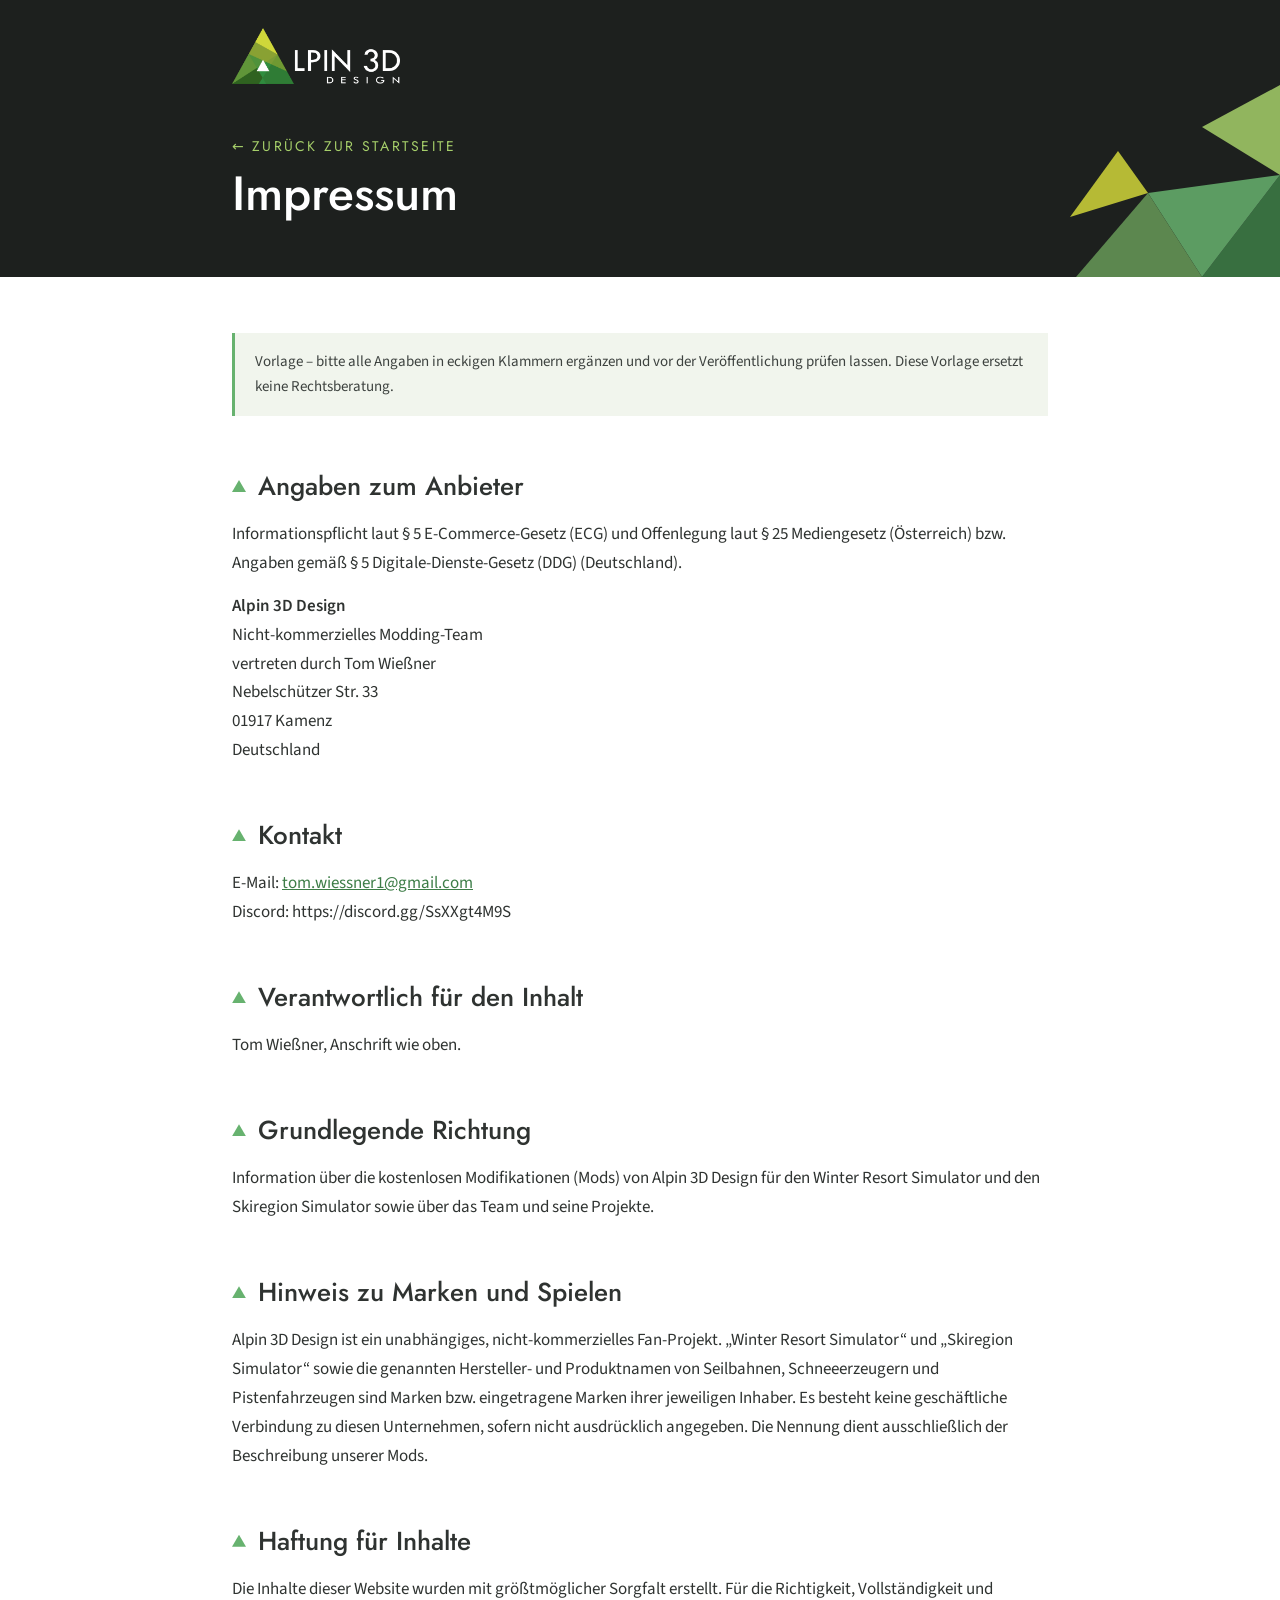
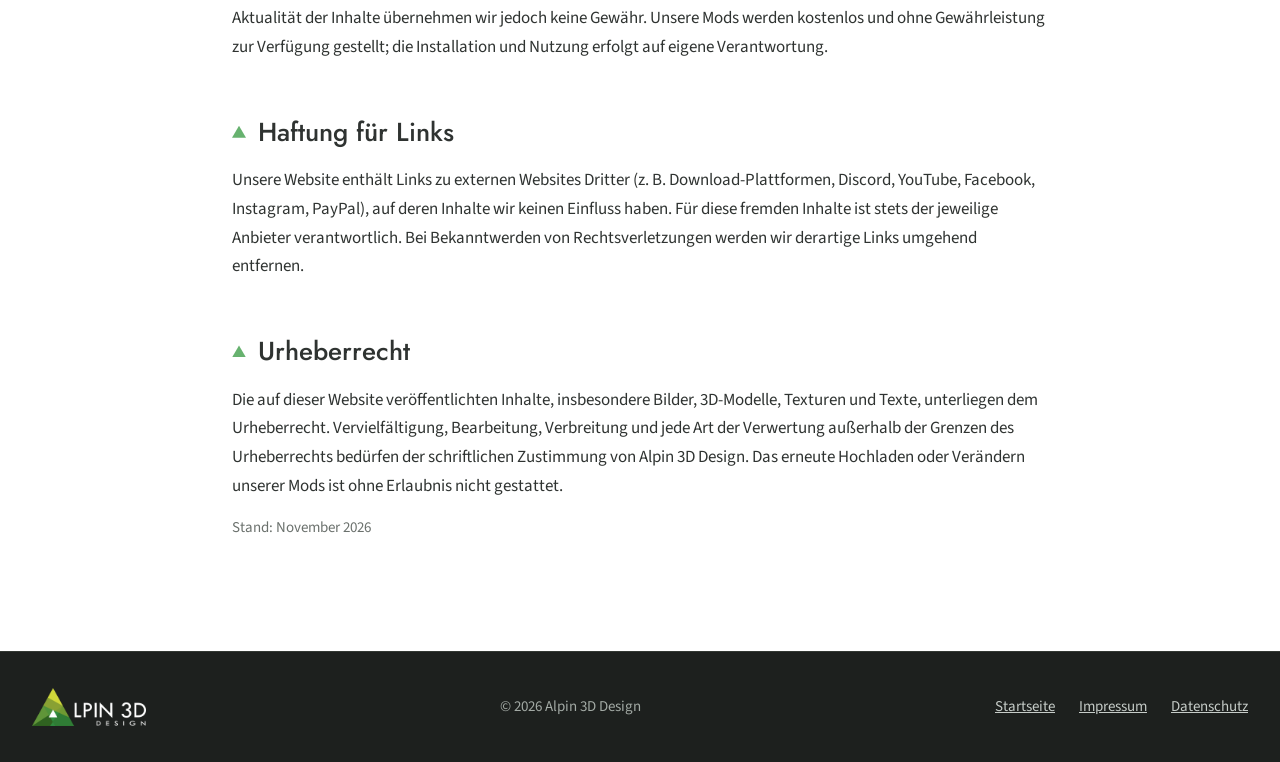
<file: impressum.html>
<!doctype html>
<html lang="de">
  <head>
    <meta charset="utf-8" />
    <meta name="viewport" content="width=device-width, initial-scale=1" />
    <title>Impressum – Alpin 3D Design</title>
    <meta name="description" content="Impressum von Alpin 3D Design." />
    <meta name="robots" content="noindex, follow" />
    <link rel="icon" href="assets/img/favicon.png" />
    <link rel="stylesheet" href="css/fonts.css" />
    <link rel="stylesheet" href="css/base.css" />
    <link rel="stylesheet" href="css/contact.css" />
    <link rel="stylesheet" href="css/legal.css" />
  </head>
  <body>
    <header class="legal-head">
      <div class="container">
        <a href="index.html"
          ><img
            src="assets/img/logo.png"
            alt="Alpin 3D Design – zur Startseite"
        /></a>
        <div>
          <a class="legal-back" href="index.html">← Zurück zur Startseite</a>
          <h1>Impressum</h1>
        </div>
      </div>
    </header>

    <main class="legal">
      <p class="legal-note">
        Vorlage – bitte alle Angaben in eckigen Klammern ergänzen und vor der
        Veröffentlichung prüfen lassen. Diese Vorlage ersetzt keine
        Rechtsberatung.
      </p>

      <h2>Angaben zum Anbieter</h2>
      <p>
        Informationspflicht laut § 5 E-Commerce-Gesetz (ECG) und Offenlegung
        laut § 25 Mediengesetz (Österreich) bzw. Angaben gemäß § 5
        Digitale-Dienste-Gesetz (DDG) (Deutschland).
      </p>
      <p>
        <strong>Alpin 3D Design</strong><br />
        Nicht-kommerzielles Modding-Team<br />
        vertreten durch Tom Wießner<br />
        Nebelschützer Str. 33<br />
        01917 Kamenz<br />
        Deutschland
      </p>

      <h2>Kontakt</h2>
      <p>
        E-Mail: <a href="mailto:tom.wiessner1@gmail.com">tom.wiessner1@gmail.com</a><br />
        Discord: https://discord.gg/SsXXgt4M9S
      </p>

      <h2>Verantwortlich für den Inhalt</h2>
      <p>Tom Wießner, Anschrift wie oben.</p>

      <h2>Grundlegende Richtung</h2>
      <p>
        Information über die kostenlosen Modifikationen (Mods) von Alpin 3D
        Design für den Winter Resort Simulator und den Skiregion Simulator sowie
        über das Team und seine Projekte.
      </p>

      <h2>Hinweis zu Marken und Spielen</h2>
      <p>
        Alpin 3D Design ist ein unabhängiges, nicht-kommerzielles Fan-Projekt.
        „Winter Resort Simulator“ und „Skiregion Simulator“ sowie die genannten
        Hersteller- und Produktnamen von Seilbahnen, Schneeerzeugern und
        Pistenfahrzeugen sind Marken bzw. eingetragene Marken ihrer jeweiligen
        Inhaber. Es besteht keine geschäftliche Verbindung zu diesen
        Unternehmen, sofern nicht ausdrücklich angegeben. Die Nennung dient
        ausschließlich der Beschreibung unserer Mods.
      </p>

      <h2>Haftung für Inhalte</h2>
      <p>
        Die Inhalte dieser Website wurden mit größtmöglicher Sorgfalt erstellt.
        Für die Richtigkeit, Vollständigkeit und Aktualität der Inhalte
        übernehmen wir jedoch keine Gewähr. Unsere Mods werden kostenlos und
        ohne Gewährleistung zur Verfügung gestellt; die Installation und Nutzung
        erfolgt auf eigene Verantwortung.
      </p>

      <h2>Haftung für Links</h2>
      <p>
        Unsere Website enthält Links zu externen Websites Dritter (z. B.
        Download-Plattformen, Discord, YouTube, Facebook, Instagram, PayPal),
        auf deren Inhalte wir keinen Einfluss haben. Für diese fremden Inhalte
        ist stets der jeweilige Anbieter verantwortlich. Bei Bekanntwerden von
        Rechtsverletzungen werden wir derartige Links umgehend entfernen.
      </p>

      <h2>Urheberrecht</h2>
      <p>
        Die auf dieser Website veröffentlichten Inhalte, insbesondere Bilder,
        3D-Modelle, Texturen und Texte, unterliegen dem Urheberrecht.
        Vervielfältigung, Bearbeitung, Verbreitung und jede Art der Verwertung
        außerhalb der Grenzen des Urheberrechts bedürfen der schriftlichen
        Zustimmung von Alpin 3D Design. Das erneute Hochladen oder Verändern
        unserer Mods ist ohne Erlaubnis nicht gestattet.
      </p>

      <p class="legal-meta">Stand: November 2026</p>
    </main>

    <footer class="site-footer">
      <div class="container">
        <img src="assets/img/logo.png" alt="Alpin 3D Design" />
        <p>© 2026 Alpin 3D Design</p>
        <nav aria-label="Rechtliches">
          <a href="index.html">Startseite</a>
          <a href="impressum.html">Impressum</a>
          <a href="datenschutz.html">Datenschutz</a>
        </nav>
      </div>
    </footer>
  </body>
</html>
</file>
<file: css/fonts.css>
/* Schriften – lokal eingebunden, keine Verbindung zu Google */
@font-face {
  font-family: "Jost";
  font-style: normal;
  font-weight: 300;
  font-display: swap;
  src: url("../assets/fonts/jost-latin-300-normal.woff2") format("woff2");
}
@font-face {
  font-family: "Jost";
  font-style: normal;
  font-weight: 400;
  font-display: swap;
  src: url("../assets/fonts/jost-latin-400-normal.woff2") format("woff2");
}
@font-face {
  font-family: "Jost";
  font-style: normal;
  font-weight: 500;
  font-display: swap;
  src: url("../assets/fonts/jost-latin-500-normal.woff2") format("woff2");
}
@font-face {
  font-family: "Jost";
  font-style: normal;
  font-weight: 600;
  font-display: swap;
  src: url("../assets/fonts/jost-latin-600-normal.woff2") format("woff2");
}
@font-face {
  font-family: "Source Sans 3";
  font-style: normal;
  font-weight: 400;
  font-display: swap;
  src: url("../assets/fonts/source-sans-3-latin-400-normal.woff2")
    format("woff2");
}
@font-face {
  font-family: "Source Sans 3";
  font-style: normal;
  font-weight: 600;
  font-display: swap;
  src: url("../assets/fonts/source-sans-3-latin-600-normal.woff2")
    format("woff2");
}
</file>
<file: css/base.css>
/* ==========================================================================
   Basis: Farben, Typografie, Layout-Helfer, Buttons, Tags, Animationen
   ========================================================================== */

:root {
  --green-900: #2a5c33;
  --green-700: #3d7d47;
  --green-600: #4f9158;
  --green-500: #67b26f;
  --green-400: #8bc68a;
  --green-300: #a6cf6a;
  --green-100: #e6f0df;
  --lime: #d1d63a;
  --ink: #2f3331;
  --ink-soft: #545a56;
  --muted: #6b716d;
  --line: #dfe4dc;
  --paper: #f6f8f3;
  --dark: #1d201e;
  --dark-2: #262a28;
  --white: #ffffff;

  --font-head: "Jost", system-ui, sans-serif;
  --font-body: "Source Sans 3", system-ui, sans-serif;

  --container: 1280px;
  --gutter: 32px;
  --cut: 16px; /* abgeschrägte Ecke = Mesh-Facette */
  --ease-out: cubic-bezier(0.2, 0.7, 0.2, 1);
}

*,
*::before,
*::after {
  box-sizing: border-box;
}

html {
  scroll-behavior: smooth;
}

body {
  margin: 0;
  font-family: var(--font-body);
  font-size: 17px;
  line-height: 1.6;
  color: var(--ink);
  background: var(--white);
}

img {
  display: block;
  max-width: 100%;
  height: auto;
}
h1,
h2,
h3,
h4,
p,
ul,
ol,
dl,
figure {
  margin: 0;
}
a {
  color: var(--green-700);
}
a:hover {
  color: var(--green-900);
}

.container {
  max-width: var(--container);
  margin-inline: auto;
  padding-inline: var(--gutter);
}

.sr-only {
  position: absolute;
  width: 1px;
  height: 1px;
  padding: 0;
  margin: -1px;
  overflow: hidden;
  clip: rect(0, 0, 0, 0);
  white-space: nowrap;
  border: 0;
}

/* ---------- Abschnitte ---------- */
.section {
  padding-block: 96px;
}
.section--paper {
  background: var(--paper);
}

.section-head {
  display: flex;
  flex-wrap: wrap;
  align-items: flex-end;
  justify-content: space-between;
  gap: 16px 64px;
  margin-bottom: 40px;
}
.section-head h2 {
  font-family: var(--font-head);
  font-weight: 500;
  font-size: 46px;
  line-height: 1.1;
}
.section-head p {
  max-width: 500px;
  color: var(--ink-soft);
}
.section-head--center {
  flex-direction: column;
  align-items: center;
  text-align: center;
}

/* Kleine Zeile mit Dreieck über Überschriften */
.eyebrow {
  display: flex;
  align-items: center;
  gap: 12px;
  font-family: var(--font-head);
  font-size: 13px;
  letter-spacing: 0.3em;
  text-transform: uppercase;
  color: var(--green-700);
}
.eyebrow::before {
  content: "";
  flex: 0 0 16px;
  height: 14px;
  background: currentColor;
  clip-path: polygon(50% 0, 100% 100%, 0 100%);
}

/* ---------- Buttons ---------- */
.btn {
  display: inline-flex;
  align-items: center;
  gap: 12px;
  min-height: 50px;
  padding: 0 28px 0 22px;
  border: 0;
  cursor: pointer;
  font-family: var(--font-head);
  font-weight: 500;
  font-size: 15px;
  letter-spacing: 0.14em;
  text-transform: uppercase;
  text-decoration: none;
  clip-path: polygon(
    0 0,
    100% 0,
    100% calc(100% - 14px),
    calc(100% - 14px) 100%,
    0 100%
  );
  transition:
    background 0.2s,
    padding 0.2s;
}
.btn:hover {
  padding-right: 36px;
}
.btn--green {
  background: var(--green-700);
  color: var(--white);
}
.btn--green:hover {
  background: #2f6638;
  color: var(--white);
}
.btn--white {
  background: var(--white);
  color: var(--ink);
}
.btn--white:hover {
  background: #e7f1df;
  color: var(--ink);
}
.btn--lime {
  background: var(--lime);
  color: var(--dark);
}
.btn--lime:hover {
  background: #e0e46a;
  color: var(--dark);
}

/* ---------- Tags (Projekt-Labels) ---------- */
.tags {
  display: flex;
  flex-wrap: wrap;
  gap: 6px;
  padding: 0;
  list-style: none;
}
.tags li {
  padding: 3px 10px;
  font-size: 12px;
  font-weight: 600;
  color: var(--green-900);
  background: var(--green-100);
  clip-path: polygon(6px 0, 100% 0, calc(100% - 6px) 100%, 0 100%);
}

/* Weiße Karte mit abgeschrägter Ecke */
.facet-card {
  background: var(--white);
  clip-path: polygon(
    0 0,
    100% 0,
    100% calc(100% - 34px),
    calc(100% - 34px) 100%,
    0 100%
  );
}

/* ---------- Einblenden beim Scrollen (Chrome/Edge) ---------- */
@supports (animation-timeline: view()) {
  .section-head,
  .member,
  .download-card,
  .join__copy,
  .join__card,
  .contact__col,
  .workflow__stage,
  .projects,
  .timeline {
    animation: rise linear both;
    animation-timeline: view();
    animation-range: entry 0% cover 22%;
  }
}
@keyframes rise {
  from {
    opacity: 0;
    transform: translateY(40px);
  }
  to {
    opacity: 1;
    transform: none;
  }
}

@media (max-width: 820px) {
  :root {
    --gutter: 20px;
  }
  .section {
    padding-block: 72px;
  }
  .section-head h2 {
    font-size: 34px;
  }
}

@media (prefers-reduced-motion: reduce) {
  *,
  *::before,
  *::after {
    animation: none !important;
    transition: none !important;
  }
  html {
    scroll-behavior: auto;
  }
}

/* Bildausschnitt für Fotos: Motiv rechts bzw. links halten */
.focus-right {
  object-position: 68% center;
}
.focus-left {
  object-position: left center;
}
</file>
<file: css/railnav.css>
/* ==========================================================================
   Seitennavigation rechts (wird per JS aus section[data-nav] erzeugt)
   ========================================================================== */
.railnav {
  position: fixed;
  right: 22px;
  top: 50%;
  transform: translateY(-50%);
  z-index: 20;
  display: flex;
  flex-direction: column;
  align-items: flex-end;
  gap: 2px;
}
.railnav a {
  display: flex;
  align-items: center;
  justify-content: flex-end;
  gap: 12px;
  min-height: 34px;
  min-width: 44px;
  text-decoration: none;
}
.railnav a::after {
  content: "";
  width: 14px;
  height: 12px;
  flex: 0 0 14px;
  background: var(--green-700);
  clip-path: polygon(50% 0, 100% 100%, 0 100%);
  opacity: 0.7;
  filter: drop-shadow(0 0 1px rgba(255, 255, 255, 0.95));
  transition:
    opacity 0.2s,
    background 0.2s;
}
.railnav a:hover::after,
.railnav a.is-active::after {
  opacity: 1;
  background: var(--green-300);
}
.railnav span {
  padding: 5px 12px;
  font-family: var(--font-head);
  font-size: 13px;
  letter-spacing: 0.16em;
  text-transform: uppercase;
  color: var(--white);
  background: var(--green-700);
  clip-path: polygon(0 0, 100% 0, calc(100% - 8px) 100%, 0 100%);
  opacity: 0;
  transform: translateX(8px);
  transition:
    opacity 0.2s,
    transform 0.2s;
}
.railnav a:hover span,
.railnav a:focus-visible span {
  opacity: 1;
  transform: none;
}

@media (max-width: 820px) {
  .railnav {
    display: none;
  }
}
</file>
<file: css/hero.css>
/* ==========================================================================
   Titelseite: Slider, Logo, Texte je Slide, Download-Karten
   ========================================================================== */
.hero {
  position: relative;
  overflow: hidden;
  min-height: 100vh;
  background: var(--dark);
  color: var(--white);
}
/* Abdunklung links für lesbare Texte */
.hero::before {
  content: "";
  position: absolute;
  inset: 0;
  z-index: 1;
  pointer-events: none;
  background: linear-gradient(
    90deg,
    rgba(20, 24, 22, 0.78) 0%,
    rgba(20, 24, 22, 0.35) 48%,
    rgba(20, 24, 22, 0) 70%
  );
}

.hero__inner {
  min-height: 100vh;
  padding-block: clamp(20px, 4vh, 40px);
  display: flex;
  flex-direction: column;
  gap: clamp(16px, 3vh, 32px);
}
.hero__logo,
.hero__bottom {
  position: relative;
  z-index: 2;
}
/* Sprachumschalter oben rechts: DE | EN (bündig mit dem Container) */
.lang-switch {
  position: absolute;
  top: clamp(20px, 4vh, 40px);
  right: max(
    var(--gutter),
    calc((100% - var(--container)) / 2 + var(--gutter))
  );
  z-index: 3;
  display: flex;
  gap: 4px;
  font-family: var(--font-head);
  font-size: 14px;
  font-weight: 500;
  letter-spacing: 0.14em;
}
.lang-switch a {
  padding: 6px 10px;
  color: rgba(255, 255, 255, 0.75);
  text-decoration: none;
  border-bottom: 2px solid transparent;
  transition:
    color 0.2s,
    border-color 0.2s;
}
.lang-switch a:hover {
  color: var(--white);
}
.lang-switch a[aria-current="page"] {
  color: var(--white);
  border-color: var(--lime);
}

.hero__logo {
  align-self: flex-start;
}
.hero__logo img {
  height: clamp(72px, 14vh, 136px);
  width: auto;
  filter: drop-shadow(0 3px 12px rgba(0, 0, 0, 0.35));
  animation: logo-in 1.2s var(--ease-out) both;
}
@keyframes logo-in {
  from {
    opacity: 0;
    transform: translate3d(0, -14px, 0) scale(0.94);
  }
  to {
    opacity: 1;
    transform: none;
  }
}

/* Slides: alle liegen übereinander, die aktive ist sichtbar */
/* Kein z-index hier: sonst lägen die Bilder über Abdunklung und Mesh */
.hero__slides {
  flex: 1 1 auto;
  display: grid;
  align-items: center;
}
.hero__slide {
  grid-area: 1 / 1;
}

.hero__img {
  position: absolute;
  inset: -4%;
  z-index: 0;
  width: 108%;
  height: 108%;
  max-width: none;
  object-fit: cover;
  opacity: 0;
  transition: opacity 1.2s ease;
  will-change: opacity, transform;
  backface-visibility: hidden;
}
.hero__slide.is-active .hero__img {
  opacity: 1;
  animation: kenburns 30s cubic-bezier(0.45, 0.05, 0.55, 0.95) infinite
    alternate;
}
@keyframes kenburns {
  from {
    transform: translate3d(0, 0, 0) scale(1);
  }
  to {
    transform: translate3d(-1.5%, -1%, 0) scale(1.08);
  }
}

.hero__copy {
  position: relative;
  z-index: 2;
  max-width: 620px;
  display: flex;
  flex-direction: column;
  gap: clamp(10px, 2vh, 18px);
  opacity: 0;
  transform: translate3d(0, 14px, 0);
  transition:
    opacity 0.9s ease,
    transform 0.9s var(--ease-out);
}
.hero__slide.is-active .hero__copy {
  opacity: 1;
  transform: none;
}
.hero__copy .eyebrow {
  color: #c6e3a8;
}
.hero__copy h2 {
  font-family: var(--font-head);
  font-weight: 500;
  font-size: clamp(30px, 5.4vh, 48px);
  line-height: 1.08;
}
.hero__copy p:last-child {
  max-width: 520px;
  font-size: clamp(15px, 2.1vh, 18px);
  line-height: 1.55;
  color: rgba(255, 255, 255, 0.9);
}

/* Ohne JS: nur erste Slide zeigen */
html:not(.js) .hero__slide:first-child .hero__img,
html:not(.js) .hero__slide:first-child .hero__copy {
  opacity: 1;
  transform: none;
}

/* Animiertes Mesh rechts unten */
.hero__mesh {
  position: absolute;
  right: 0;
  bottom: 0;
  z-index: 1;
  width: min(46vw, 640px);
  height: auto;
  pointer-events: none;
}

/* Unterer Bereich: Downloads + Slide-Auswahl */
.hero__bottom {
  display: flex;
  flex-wrap: wrap;
  align-items: flex-end;
  justify-content: space-between;
  gap: 24px;
}

.downloads {
  display: flex;
  flex-wrap: wrap;
  gap: 12px;
}
.download-card {
  width: 290px;
  padding: clamp(14px, 2.4vh, 22px) 52px clamp(16px, 2.6vh, 24px) 22px;
  display: flex;
  flex-direction: column;
  gap: 4px;
  color: var(--ink);
  transition: transform 0.25s;
}
.download-card:hover {
  transform: translateY(-4px);
}
.download-card h3 {
  font-family: var(--font-head);
  font-weight: 500;
  font-size: 24px;
  line-height: 1.15;
}
.download-card .btn {
  margin-top: 8px;
  align-self: flex-start;
}

.hero__nav {
  display: flex;
  flex-direction: column;
  align-items: flex-end;
  gap: 10px;
}
.hero__label {
  font-family: var(--font-head);
  font-size: 15px;
  letter-spacing: 0.12em;
  text-shadow: 0 1px 8px rgba(0, 0, 0, 0.5);
}
.hero__dots {
  display: flex;
  gap: 4px;
}
.hero__dots button {
  width: 44px;
  height: 44px;
  padding: 0;
  border: 0;
  background: transparent;
  cursor: pointer;
  display: flex;
  align-items: center;
  justify-content: center;
}
.hero__dots button::before {
  content: "";
  width: 18px;
  height: 16px;
  background: var(--white);
  clip-path: polygon(
    50% 0,
    100% 100%,
    0 100%,
    50% 0,
    50% 18%,
    15% 88%,
    85% 88%,
    50% 18%
  );
  transition: background 0.2s;
}
.hero__dots button.is-active::before {
  background: var(--green-300);
  clip-path: polygon(50% 0, 100% 100%, 0 100%);
}

@media (max-width: 820px) {
  .hero__mesh {
    opacity: 0.5;
  }
  .download-card {
    width: 100%;
  }
}
</file>
<file: css/workflow.css>
/* ==========================================================================
   So entsteht eine Mod: Schritt-Leiste + Bild/Text je Schritt
   ========================================================================== */
.workflow__track {
  position: relative;
  display: grid;
  gap: 4px;
  margin-bottom: 40px;
  padding: 0;
  list-style: none;
  grid-template-columns: repeat(var(--count, 7), minmax(0, 1fr));
}
/* graue Linie + grüner Fortschritt */
.workflow__track::before,
.workflow__track::after {
  content: "";
  position: absolute;
  left: 0;
  top: 21px;
  height: 2px;
}
.workflow__track::before {
  right: 0;
  background: var(--line);
}
.workflow__track::after {
  width: calc((var(--index, 0) + 0.5) / var(--count, 7) * 100%);
  background: var(--green-500);
  transition: width 0.6s ease;
}
.workflow__track button {
  position: relative;
  z-index: 1;
  width: 100%;
  min-height: 44px;
  padding: 8px 6px 8px 8px;
  display: flex;
  flex-direction: column;
  align-items: flex-start;
  gap: 6px;
  border: 0;
  background: transparent;
  cursor: pointer;
  text-align: left;
  font: inherit;
  transition: transform 0.2s;
}
.workflow__track button:hover {
  transform: translateY(-2px);
}
.workflow__track button::before {
  content: "";
  width: 26px;
  height: 24px;
  background: #c5ccc7;
  clip-path: polygon(50% 0, 100% 100%, 0 100%);
  transition: background 0.3s;
}
.workflow__track button.is-done::before {
  background: var(--green-500);
}
.workflow__track button.is-active::before {
  background: var(--green-700);
}
.workflow__track .num {
  font-family: var(--font-head);
  font-size: 13px;
  color: #8a918c;
}
.workflow__track .title {
  font-family: var(--font-head);
  font-size: 16px;
  font-weight: 500;
  line-height: 1.2;
  color: #8a918c;
}
.workflow__track button.is-active .title {
  color: var(--ink);
}

/* Schritte liegen übereinander */
.workflow__stage {
  display: grid;
  counter-reset: step;
}
.step {
  grid-area: 1 / 1;
  counter-increment: step;
  display: flex;
  flex-wrap: wrap;
  gap: 32px 48px;
  align-items: stretch;
  opacity: 0;
  visibility: hidden;
  transition:
    opacity 0.8s ease,
    visibility 0.8s;
}
.step.is-active {
  opacity: 1;
  visibility: visible;
}
html:not(.js) .step {
  grid-area: auto;
  opacity: 1;
  visibility: visible;
  margin-bottom: 48px;
}

.step__media {
  position: relative;
  flex: 999 1 560px;
  min-width: 0;
  min-height: 420px;
  overflow: hidden;
  background: #232725;
}
.step__media::after {
  /* grünes Eckdreieck */
  content: "";
  position: absolute;
  top: 0;
  left: 0;
  width: 56px;
  height: 56px;
  background: var(--green-500);
  clip-path: polygon(0 0, 100% 0, 0 100%);
}
.step__media img {
  position: absolute;
  inset: 0;
  width: 100%;
  height: 100%;
  object-fit: cover;
  transform: scale(1);
  transition: transform 7s cubic-bezier(0.25, 0.1, 0.25, 1);
  will-change: transform;
  backface-visibility: hidden;
}
.step.is-active .step__media img {
  transform: scale(1.04);
}
/* Variante für Drahtgitter / Grafiken: ganz zeigen statt beschneiden */
.step__media--contain img {
  object-fit: contain;
  padding: 24px;
}
/* Variante: Raster über dem Bild (Referenz) */
.step__media--grid::before {
  content: "";
  position: absolute;
  inset: 0;
  z-index: 1;
  pointer-events: none;
  background:
    linear-gradient(rgba(166, 207, 106, 0.16) 1px, transparent 1px) 0 0 / 32px
      32px,
    linear-gradient(90deg, rgba(166, 207, 106, 0.16) 1px, transparent 1px) 0 0 /
      32px 32px;
}

.step__body {
  flex: 1 1 320px;
  min-width: 0;
  display: flex;
  flex-direction: column;
  justify-content: center;
  gap: 16px;
}
.step__body::before {
  content: counter(step, decimal-leading-zero);
  font-family: var(--font-head);
  font-weight: 300;
  font-size: 64px;
  line-height: 1;
  color: var(--green-500);
}
.step__body h3 {
  font-family: var(--font-head);
  font-weight: 500;
  font-size: 32px;
}
.step__body p {
  color: var(--ink-soft);
}
.step__meta {
  display: grid;
  grid-template-columns: auto minmax(0, 1fr);
  gap: 2px 12px;
  padding-top: 14px;
  border-top: 1px solid var(--line);
  font-size: 15px;
}
.step__meta dt {
  color: var(--muted);
}
.step__meta dd {
  margin: 0;
  font-weight: 600;
}

/* Zeitbalken bis zum nächsten Schritt */
.step__body::after {
  content: "";
  height: 3px;
  background: var(--green-500);
  transform-origin: left;
  transform: scaleX(0);
}
.step.is-active .step__body::after {
  animation: progress var(--interval, 7s) linear forwards;
}
@keyframes progress {
  from {
    transform: scaleX(0);
  }
  to {
    transform: scaleX(1);
  }
}

@media (max-width: 820px) {
  /* Auf dem Handy nur Dreiecke + Nummern, der Titel steht unten im Schritt */
  .workflow__track .title {
    display: none;
  }
  .workflow__track button {
    align-items: center;
    padding-inline: 0;
  }
  .step__media {
    min-height: 260px;
  }
}
</file>
<file: css/projects.css>
/* ==========================================================================
   Unsere Projekte: großes Bild mit Infokarte + Projektliste (per JS)
   ========================================================================== */
.projects {
  display: flex;
  flex-wrap: wrap;
  gap: 32px;
  align-items: stretch;
}

.projects__stage {
  position: relative;
  flex: 999 1 560px;
  min-width: 0;
  min-height: 520px;
  display: grid;
  overflow: hidden;
  background: #232725;
}
.project {
  grid-area: 1 / 1;
  position: relative;
  display: flex;
  align-items: flex-end;
}
.project__img {
  position: absolute;
  inset: 0;
  width: 100%;
  height: 100%;
  object-fit: cover;
  opacity: 0;
  transform: scale(1);
  transition:
    opacity 1.2s ease,
    transform 7s cubic-bezier(0.25, 0.1, 0.25, 1);
  will-change: opacity, transform;
  backface-visibility: hidden;
}
.project__card {
  position: relative;
  max-width: 460px;
  padding: 26px 52px 28px 28px;
  display: flex;
  flex-direction: column;
  gap: 8px;
  opacity: 0;
  transform: translate3d(0, 12px, 0);
  transition:
    opacity 0.6s ease 0.2s,
    transform 0.6s var(--ease-out) 0.2s;
}
.project.is-active .project__img {
  opacity: 1;
  transform: scale(1.06);
}
.project.is-active .project__card {
  opacity: 1;
  transform: none;
  z-index: 1;
}
html:not(.js) .project:first-child .project__img,
html:not(.js) .project:first-child .project__card {
  opacity: 1;
  transform: none;
}

.project__card .eyebrow {
  font-size: 12px;
}
.project__card .eyebrow::before {
  display: none;
}
.project__card h3 {
  font-family: var(--font-head);
  font-weight: 500;
  font-size: 30px;
  line-height: 1.15;
}
.project__card p {
  color: var(--ink-soft);
  font-size: 16px;
}
.project__card .tags {
  padding-top: 4px;
}

/* Projektliste rechts */
.projects__nav {
  flex: 1 1 300px;
  min-width: 0;
  margin: 0;
  padding: 0;
  list-style: none;
  display: flex;
  flex-direction: column;
  border-bottom: 1px solid var(--line);
}
.projects__nav button {
  width: 100%;
  padding: 16px 4px 14px;
  border: 0;
  border-top: 1px solid var(--line);
  display: flex;
  flex-direction: column;
  gap: 2px;
  text-align: left;
  background: transparent;
  cursor: pointer;
  font: inherit;
  color: inherit;
  transition: background 0.2s;
}
.projects__nav button:hover {
  background: #f1f5ed;
}
.projects__nav .sim {
  font-size: 12px;
  font-weight: 600;
  letter-spacing: 0.14em;
  text-transform: uppercase;
  color: var(--muted);
}
.projects__nav .title {
  font-family: var(--font-head);
  font-size: 21px;
  font-weight: 500;
}
.projects__nav button.is-active .title {
  color: var(--green-700);
}
.projects__nav button::after {
  content: "";
  height: 3px;
  margin-top: 10px;
  background: var(--green-500);
  transform-origin: left;
  transform: scaleX(0);
}
.projects__nav button.is-active::after {
  animation: progress var(--interval, 6s) linear forwards;
}
</file>
<file: css/history.css>
/* ==========================================================================
   Geschichte: Jahresleiste (per JS) + Text des gewählten Jahres
   ========================================================================== */
.history {
  background: url("../assets/img/poly-gruen.png") center / cover;
}
.history h2 {
  color: var(--white);
}
.history .container {
  max-width: 1180px;
}

.timeline__years {
  position: relative;
  display: flex;
  flex-wrap: wrap;
  justify-content: space-between;
  gap: 8px;
  margin-bottom: 36px;
  padding: 0;
  list-style: none;
}
.timeline__years::before {
  content: "";
  position: absolute;
  left: 28px;
  right: 28px;
  top: 58px;
  height: 2px;
  background: rgba(255, 255, 255, 0.8);
}
.timeline__years button {
  position: relative;
  min-width: 56px;
  padding: 8px 4px;
  border: 0;
  background: transparent;
  cursor: pointer;
  display: flex;
  flex-direction: column;
  align-items: center;
  gap: 10px;
  font-family: var(--font-head);
  font-size: 22px;
  color: rgba(255, 255, 255, 0.75);
  transition:
    color 0.2s,
    transform 0.2s;
}
.timeline__years button:hover {
  transform: translateY(-3px);
}
.timeline__years button.is-active {
  color: var(--white);
}
.timeline__years button::after {
  content: "";
  width: 22px;
  height: 20px;
  background: var(--white);
  clip-path: polygon(50% 0, 100% 100%, 0 100%);
  transition: background 0.2s;
}
.timeline__years button.is-active::after {
  background: var(--lime);
}

.timeline {
  display: grid;
  grid-template-columns: minmax(0, 1fr); /* sonst wächst die Spalte mit dem Slider */
  padding: 0;
  list-style: none;
}
/* Links Jahr + Text, rechts die Bildergalerie */
.timeline__entry {
  grid-area: 1 / 1;
  min-height: 150px;
  padding: 40px 48px 48px 40px;
  display: grid;
  grid-template-columns: minmax(0, 1fr) minmax(0, 1.15fr);
  grid-template-rows: auto 1fr;
  grid-template-areas:
    "year gallery"
    "text gallery";
  gap: 16px 48px;
  align-content: start;
  opacity: 0;
  visibility: hidden;
  transition:
    opacity 0.5s ease,
    visibility 0.5s;
}
.timeline__entry.is-active {
  opacity: 1;
  visibility: visible;
}
html:not(.js) .timeline__entry {
  grid-area: auto;
  opacity: 1;
  visibility: visible;
  margin-bottom: 16px;
}
.timeline__entry h3 {
  grid-area: year;
  font-family: var(--font-head);
  font-weight: 300;
  font-size: 64px;
  line-height: 1;
  color: var(--green-700);
}
.timeline__entry p {
  grid-area: text;
  min-width: 0;
  font-size: 16px;
  line-height: 1.7;
  color: #3d423f;
}
/* Einträge ohne Bild: Text über die volle Breite */
.timeline__entry:not(:has(.gallery)) {
  grid-template-columns: minmax(0, 1fr);
  grid-template-areas: "year" "text";
}

/* ==========================================================================
   Galerie / Slider: beliebig viele <img> in .gallery.
   Ab 2 Bildern baut main.js Pfeile, Punkte und Zähler dazu.
   Wischen per Touch funktioniert über Scroll-Snap auch ohne JS.
   ========================================================================== */
.gallery {
  grid-area: gallery;
  position: relative;
  align-self: start;
  min-width: 0;
}
.gallery__track,
html:not(.js) .gallery {
  display: flex;
  overflow-x: auto;
  scroll-snap-type: x mandatory;
  scroll-behavior: smooth;
  overscroll-behavior-x: contain;
  scrollbar-width: none;
  /* kein clip-path hier: bricht das Zeichnen von Scroll-Containern */
  background: var(--dark);
}
.gallery__track::-webkit-scrollbar {
  display: none;
}
.gallery img {
  flex: 0 0 100%;
  width: 100%;
  aspect-ratio: 16 / 9;
  height: auto;
  /* contain: Bild wird nie abgeschnitten, Ränder dunkel */
  object-fit: contain;
  scroll-snap-align: start;
  cursor: zoom-in;
}

.gallery__btn {
  position: absolute;
  top: 50%;
  width: 44px;
  height: 44px;
  margin-top: -22px;
  border: 0;
  display: grid;
  place-items: center;
  background: rgba(29, 32, 30, 0.6);
  color: var(--white);
  cursor: pointer;
  opacity: 0;
  transition:
    opacity 0.2s,
    background 0.2s;
}
.gallery__btn::before {
  content: "";
  width: 12px;
  height: 14px;
  background: currentColor;
  clip-path: polygon(0 0, 100% 50%, 0 100%);
}
.gallery__btn--prev {
  left: 10px;
}
.gallery__btn--prev::before {
  transform: scaleX(-1);
}
.gallery__btn--next {
  right: 10px;
}
.gallery:hover .gallery__btn,
.gallery__btn:focus-visible {
  opacity: 1;
}
.gallery__btn:hover {
  background: var(--green-700);
}
.gallery__btn:disabled {
  opacity: 0 !important;
  pointer-events: none;
}

.gallery__bar {
  display: flex;
  align-items: center;
  justify-content: space-between;
  gap: 12px;
  margin-top: 12px;
}
.gallery__dots {
  display: flex;
  gap: 6px;
}
.gallery__dots button {
  width: 28px;
  height: 4px;
  padding: 0;
  border: 0;
  background: var(--line);
  cursor: pointer;
  transition: background 0.2s;
}
.gallery__dots button.is-active {
  background: var(--green-700);
}
.gallery__count {
  font-family: var(--font-head);
  font-size: 14px;
  letter-spacing: 0.1em;
  color: var(--muted);
}

/* Großansicht */
.lightbox {
  width: min(1600px, 94vw);
  max-width: none;
  max-height: 92vh;
  padding: 0;
  border: 0;
  background: transparent;
}
.lightbox::backdrop {
  background: rgba(15, 17, 16, 0.88);
}
.lightbox img {
  width: 100%;
  max-height: 92vh;
  object-fit: contain;
  cursor: zoom-out;
}

@media (hover: none) {
  .gallery__btn {
    opacity: 1;
  }
}

@media (max-width: 960px) {
  .timeline__entry,
  .timeline__entry:not(:has(.gallery)) {
    grid-template-columns: minmax(0, 1fr);
    grid-template-rows: none;
    grid-template-areas: "year" "text" "gallery";
    padding: 28px 24px 44px;
  }
}

@media (max-width: 820px) {
  .timeline__years::before {
    display: none;
  }
  .timeline__entry h3 {
    font-size: 44px;
  }
}
</file>
<file: css/team.css>
/* ==========================================================================
   Team: eine Zeile je Gruppe, Karten brechen automatisch um
   Gruppenfarbe über die Modifier-Klasse (team-group--dev usw.)
   ========================================================================== */
.team {
  display: flex;
  flex-direction: column;
  gap: 36px;
}

.team-group {
  --accent: var(--green-700);
  display: flex;
  flex-direction: column;
  gap: 16px;
}
.team-group--dev {
  --accent: var(--green-700);
}
.team-group--marketing {
  --accent: var(--green-500);
}
.team-group--testing {
  --accent: var(--green-300);
}
.team-group--core {
  --accent: var(--lime);
}

.team-group h3 {
  display: flex;
  align-items: center;
  gap: 10px;
  font-family: var(--font-head);
  font-weight: 500;
  font-size: 15px;
  letter-spacing: 0.28em;
  text-transform: uppercase;
  color: var(--green-700);
  white-space: nowrap;
}
.team-group h3::before {
  content: "";
  width: 16px;
  height: 14px;
  background: var(--accent);
  clip-path: polygon(50% 0, 100% 100%, 0 100%);
}
.team-group h3::after {
  content: "";
  flex: 1 1 auto;
  height: 1px;
  margin-left: 6px;
  background: var(--line);
}

.members {
  display: grid;
  grid-template-columns: repeat(auto-fill, minmax(190px, 1fr));
  gap: 10px;
}

.member {
  position: relative;
  padding: 14px 16px 16px;
  display: flex;
  flex-direction: column;
  gap: 6px;
  background: var(--white);
  border: 1px solid var(--line);
  transition:
    transform 0.25s,
    border-color 0.25s,
    box-shadow 0.25s;
}
.member:hover {
  transform: translateY(-3px);
  border-color: var(--green-500);
  box-shadow: 0 10px 24px rgba(47, 51, 49, 0.08);
}
.member::after {
  /* Eckdreieck in Gruppenfarbe */
  content: "";
  position: absolute;
  top: -1px;
  right: -1px;
  width: 26px;
  height: 26px;
  background: var(--accent);
  clip-path: polygon(0 0, 100% 0, 100% 100%);
  transform-origin: top right;
  transition: transform 0.25s;
}
.member:hover::after {
  transform: scale(1.5);
}

.member__role {
  padding-right: 22px; /* Platz für das Eckdreieck */
  font-size: 12px;
  font-weight: 600;
  line-height: 1.3;
  color: var(--green-700);
}
.member h4 {
  font-family: var(--font-head);
  font-weight: 500;
  font-size: 21px;
  line-height: 1.15;
}
.member__nick {
  margin-top: -6px; /* Nickname direkt unter dem Namen */
  font-size: 13px;
  line-height: 1.3;
  color: var(--muted);
}
/* "Dabei seit 2015" in einer Zeile */
.member dl {
  display: flex;
  gap: 4px;
  font-size: 12px;
  line-height: 1.3;
}
.member dt {
  color: var(--muted);
}
.member dd {
  margin: 0;
  font-weight: 600;
}
.member .tags {
  gap: 4px;
  margin-top: 2px;
}
.member .tags li {
  padding: 1px 8px;
  font-size: 11px;
}

/* Lange Gruppen einklappen: data-show="6" an .team-group (siehe main.js) */
.member[hidden] {
  display: none;
}
.team-group__more {
  align-self: flex-start;
  padding: 6px 0;
  border: 0;
  background: none;
  cursor: pointer;
  font-family: var(--font-head);
  font-size: 14px;
  font-weight: 500;
  letter-spacing: 0.12em;
  text-transform: uppercase;
  color: var(--green-700);
}
.team-group__more:hover {
  color: var(--green-900);
}

@media (max-width: 560px) {
  .members {
    grid-template-columns: repeat(2, minmax(0, 1fr));
  }
  .member h4 {
    font-size: 18px;
  }
}
</file>
<file: css/join.css>
/* ==========================================================================
   Banner „Lust, mitzubauen?“
   ========================================================================== */
.join {
  position: relative;
  overflow: hidden;
  background: var(--green-700);
  color: var(--white);
}
.join::before {
  content: "";
  position: absolute;
  top: 0;
  right: 0;
  width: 52%;
  height: 100%;
  background: url("../assets/img/facets-banner.svg") right center / cover
    no-repeat;
}
.join .container {
  position: relative;
  padding-block: 88px;
  display: flex;
  flex-wrap: wrap;
  gap: 40px 64px;
  align-items: center;
}
.join__copy {
  flex: 1 1 520px;
  min-width: 0;
  max-width: 640px;
  display: flex;
  flex-direction: column;
  gap: 20px;
}
.join__copy .eyebrow {
  color: #d9ebc9;
}
.join__copy h2 {
  font-family: var(--font-head);
  font-weight: 500;
  font-size: 52px;
  line-height: 1.05;
}
.join__copy p {
  font-size: 19px;
  color: #e6f1de;
}
.join__copy .tags li {
  padding: 6px 14px;
  font-size: 13px;
  color: var(--white);
  background: rgba(255, 255, 255, 0.16);
}

.join__card {
  flex: 1 1 340px;
  min-width: 0;
  max-width: 440px;
  padding: 32px 64px 36px 32px;
  display: flex;
  flex-direction: column;
  gap: 18px;
  color: var(--ink);
}
.join__card h3 {
  font-family: var(--font-head);
  font-size: 22px;
  font-weight: 500;
}
.join__card ol {
  padding: 0;
  list-style: none;
  counter-reset: join;
  display: flex;
  flex-direction: column;
  gap: 14px;
}
.join__card li {
  counter-increment: join;
  display: flex;
  gap: 14px;
  align-items: baseline;
  font-size: 16px;
  line-height: 1.5;
  color: #3d423f;
}
.join__card li::before {
  content: counter(join);
  font-family: var(--font-head);
  font-size: 24px;
  font-weight: 300;
  color: var(--green-500);
}
.join__card .btn {
  align-self: flex-start;
}

@media (max-width: 820px) {
  .join::before {
    width: 100%;
    opacity: 0.35;
  }
  .join__copy h2 {
    font-size: 36px;
  }
}
</file>
<file: css/contact.css>
/* ==========================================================================
   Kontakt, Social Media, Kaffee-Spende + Fußzeile
   ========================================================================== */
.contact {
  position: relative;
  overflow: hidden;
  background: var(--dark-2);
  color: #c9cfcb;
}
.contact::before {
  content: "";
  position: absolute;
  top: -30px;
  right: -40px;
  width: 240px;
  height: 160px;
  opacity: 0.18;
  background: url("../assets/img/facets.svg") right top / contain no-repeat;
}
.contact .container {
  position: relative;
  padding-block: 72px;
  display: grid;
  grid-template-columns: repeat(auto-fit, minmax(280px, 1fr));
  gap: 48px 56px;
}
.contact__col {
  display: flex;
  flex-direction: column;
  gap: 16px;
}
.contact__col h2 {
  display: flex;
  align-items: center;
  gap: 10px;
  font-family: var(--font-head);
  font-weight: 500;
  font-size: 14px;
  letter-spacing: 0.28em;
  text-transform: uppercase;
  color: var(--green-300);
}
.contact__col h2::before {
  content: "";
  width: 16px;
  height: 14px;
  background: var(--green-500);
  clip-path: polygon(50% 0, 100% 100%, 0 100%);
}
.contact__note {
  font-size: 13px;
  color: #8d958f;
}

/* Links mit Icon. Icons sind als Daten-URL eingebettet (funktioniert auch lokal per Doppelklick);
   die Originale liegen in assets/icons/. */
.links {
  display: grid;
  gap: 8px;
  padding: 0;
  list-style: none;
}
.links--grid {
  grid-template-columns: repeat(2, minmax(0, 1fr));
}
.links a {
  display: flex;
  align-items: center;
  gap: 14px;
  min-height: 44px;
  padding: 10px 14px;
  color: #d5dad6;
  text-decoration: none;
  background: rgba(255, 255, 255, 0.04);
  border: 1px solid rgba(255, 255, 255, 0.1);
  transition:
    background 0.2s,
    border-color 0.2s,
    transform 0.2s,
    color 0.2s;
}
.links a:hover {
  background: rgba(103, 178, 111, 0.14);
  border-color: var(--green-500);
  color: var(--green-300);
  transform: translateX(3px);
}
.links a::before,
.btn--coffee::before {
  content: "";
  flex: 0 0 22px;
  width: 22px;
  height: 22px;
  background: currentColor;
  -webkit-mask: var(--icon) center / contain no-repeat;
  mask: var(--icon) center / contain no-repeat;
}
.links strong {
  display: block;
  color: var(--white);
}
.links small {
  display: block;
  font-size: 13px;
  color: #a3aaa5;
}

.icon-mail {
  --icon: url('data:image/svg+xml,%3Csvg xmlns="http://www.w3.org/2000/svg" viewBox="0 0 24 24" fill="none" stroke="%23000" stroke-width="1.8" stroke-linecap="round" stroke-linejoin="round"%3E%3Crect x="3" y="5" width="18" height="14"/%3E%3Cpath d="M3 6l9 7 9-7"/%3E%3C/svg%3E');
}
.icon-discord {
  --icon: url('data:image/svg+xml,%3Csvg xmlns="http://www.w3.org/2000/svg" viewBox="0 0 24 24" fill="none" stroke="%23000" stroke-width="1.8" stroke-linecap="round" stroke-linejoin="round"%3E%3Cpath d="M4 5h16v11H9l-5 4z"/%3E%3Ccircle cx="9.5" cy="10.5" r="1" fill="%23000"/%3E%3Ccircle cx="14.5" cy="10.5" r="1" fill="%23000"/%3E%3C/svg%3E');
}
.icon-youtube {
  --icon: url('data:image/svg+xml,%3Csvg xmlns="http://www.w3.org/2000/svg" viewBox="0 0 24 24" fill="none" stroke="%23000" stroke-width="1.8" stroke-linecap="round" stroke-linejoin="round"%3E%3Crect x="2.5" y="5" width="19" height="14" rx="3"/%3E%3Cpolygon points="10%2C9 15%2C12 10%2C15" fill="%23000"/%3E%3C/svg%3E');
}
.icon-facebook {
  --icon: url('data:image/svg+xml,%3Csvg xmlns="http://www.w3.org/2000/svg" viewBox="0 0 24 24" fill="none" stroke="%23000" stroke-width="1.8" stroke-linecap="round" stroke-linejoin="round"%3E%3Crect x="3" y="3" width="18" height="18" rx="3"/%3E%3Cpath d="M15 8h-2a2 2 0 0 0-2 2v11M9 13h6"/%3E%3C/svg%3E');
}
.icon-instagram {
  --icon: url('data:image/svg+xml,%3Csvg xmlns="http://www.w3.org/2000/svg" viewBox="0 0 24 24" fill="none" stroke="%23000" stroke-width="1.8" stroke-linecap="round" stroke-linejoin="round"%3E%3Crect x="3" y="3" width="18" height="18" rx="5"/%3E%3Ccircle cx="12" cy="12" r="4"/%3E%3Ccircle cx="17.5" cy="6.5" r=".8" fill="%23000"/%3E%3C/svg%3E');
}
.btn--coffee {
  --icon: url('data:image/svg+xml,%3Csvg xmlns="http://www.w3.org/2000/svg" viewBox="0 0 24 24" fill="none" stroke="%23000" stroke-width="1.8" stroke-linecap="round" stroke-linejoin="round"%3E%3Cpath d="M4 9h12v6a5 5 0 0 1-5 5H9a5 5 0 0 1-5-5z"/%3E%3Cpath d="M16 11h2a2.5 2.5 0 0 1 0 5h-2"/%3E%3Cpath d="M8 3v3M12 3v3"/%3E%3C/svg%3E');
  align-self: flex-start;
}
.btn--coffee::before {
  transition: transform 0.3s;
}
.btn--coffee:hover::before {
  transform: rotate(-12deg);
}

/* Fußzeile (auch für Impressum/Datenschutz) */
.site-footer {
  background: var(--dark);
  border-top: 1px solid #333833;
  color: #a3aaa5;
  font-size: 15px;
}
.site-footer .container {
  padding-block: 36px;
  display: flex;
  flex-wrap: wrap;
  justify-content: space-between;
  align-items: center;
  gap: 20px;
}
.site-footer img {
  height: 38px;
  width: auto;
}
.site-footer nav {
  display: flex;
  flex-wrap: wrap;
  gap: 24px;
}
.site-footer a {
  color: #c6ccc8;
}
.site-footer a:hover {
  color: var(--white);
}
</file>
<file: css/legal.css>
/* ==========================================================================
   Impressum & Datenschutz
   ========================================================================== */
.legal-head {
  position: relative;
  overflow: hidden;
  padding-block: 28px 56px;
  background: var(--dark);
  color: var(--white);
}
.legal-head::after {
  content: "";
  position: absolute;
  right: 0;
  bottom: 0;
  width: min(40vw, 360px);
  aspect-ratio: 3 / 2;
  background: url("../assets/img/facets.svg") right bottom / contain no-repeat;
  opacity: 0.85;
}
.legal-head .container {
  max-width: 880px;
  display: flex;
  flex-direction: column;
  gap: 40px;
}
.legal-head img {
  height: 56px;
  width: auto;
}
.legal-head h1 {
  font-family: var(--font-head);
  font-weight: 500;
  font-size: 48px;
  line-height: 1.1;
}
.legal-back {
  display: inline-flex;
  align-items: center;
  min-height: 44px;
  font-family: var(--font-head);
  font-size: 14px;
  letter-spacing: 0.16em;
  text-transform: uppercase;
  color: var(--green-300);
  text-decoration: none;
}
.legal-back:hover {
  color: var(--white);
}

.legal {
  max-width: 880px;
  margin-inline: auto;
  padding: 56px var(--gutter) 96px;
  line-height: 1.7;
}
.legal h2 {
  display: flex;
  align-items: center;
  gap: 12px;
  margin: 48px 0 12px;
  font-family: var(--font-head);
  font-weight: 500;
  font-size: 26px;
}
.legal h2::before {
  content: "";
  flex: 0 0 14px;
  height: 12px;
  background: var(--green-500);
  clip-path: polygon(50% 0, 100% 100%, 0 100%);
}
.legal h3 {
  margin: 28px 0 8px;
  font-family: var(--font-head);
  font-weight: 500;
  font-size: 20px;
}
.legal p,
.legal ul {
  margin-bottom: 14px;
}
.legal ul {
  padding-left: 22px;
}
.legal-note {
  padding: 16px 20px;
  background: #f1f5ed;
  border-left: 3px solid var(--green-500);
  font-size: 15px;
  color: #3d423f;
}
.legal-meta {
  color: var(--muted);
  font-size: 15px;
}

@media (max-width: 820px) {
  .legal-head h1 {
    font-size: 34px;
  }
}
</file>
